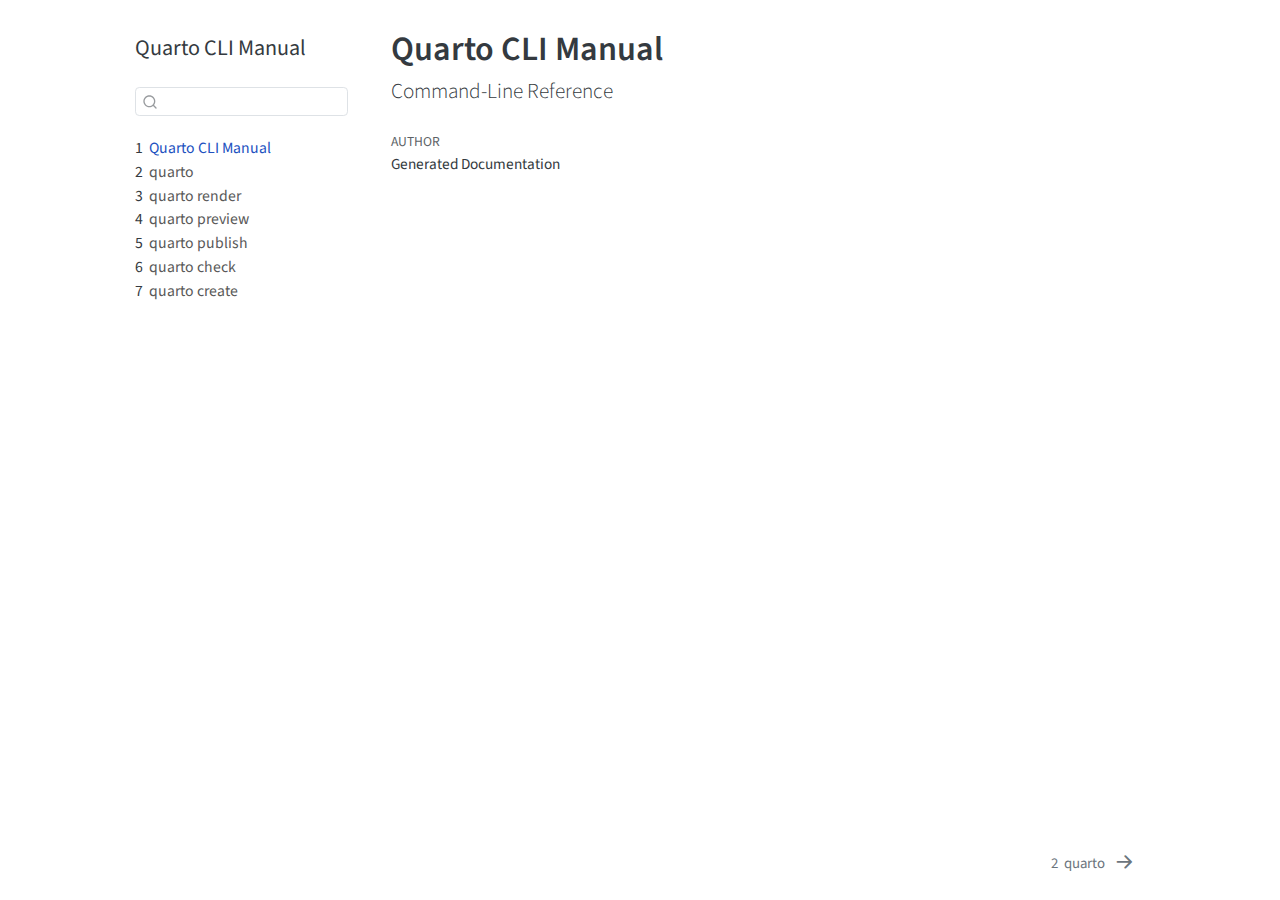
<file: docs/_book/index.html>
<!DOCTYPE html>
<html xmlns="http://www.w3.org/1999/xhtml" lang="en" xml:lang="en"><head>

<meta charset="utf-8">
<meta name="generator" content="quarto-1.8.26">

<meta name="viewport" content="width=device-width, initial-scale=1.0, user-scalable=yes">

<meta name="author" content="Generated Documentation">

<title>Quarto CLI Manual</title>
<style>
code{white-space: pre-wrap;}
span.smallcaps{font-variant: small-caps;}
div.columns{display: flex; gap: min(4vw, 1.5em);}
div.column{flex: auto; overflow-x: auto;}
div.hanging-indent{margin-left: 1.5em; text-indent: -1.5em;}
ul.task-list{list-style: none;}
ul.task-list li input[type="checkbox"] {
  width: 0.8em;
  margin: 0 0.8em 0.2em -1em; /* quarto-specific, see https://github.com/quarto-dev/quarto-cli/issues/4556 */ 
  vertical-align: middle;
}
</style>


<script src="site_libs/quarto-nav/quarto-nav.js"></script>
<script src="site_libs/quarto-nav/headroom.min.js"></script>
<script src="site_libs/clipboard/clipboard.min.js"></script>
<script src="site_libs/quarto-search/autocomplete.umd.js"></script>
<script src="site_libs/quarto-search/fuse.min.js"></script>
<script src="site_libs/quarto-search/quarto-search.js"></script>
<meta name="quarto:offset" content="./">
<link href="./commands/quarto.html" rel="next">
<script src="site_libs/quarto-html/quarto.js" type="module"></script>
<script src="site_libs/quarto-html/tabsets/tabsets.js" type="module"></script>
<script src="site_libs/quarto-html/axe/axe-check.js" type="module"></script>
<script src="site_libs/quarto-html/popper.min.js"></script>
<script src="site_libs/quarto-html/tippy.umd.min.js"></script>
<script src="site_libs/quarto-html/anchor.min.js"></script>
<link href="site_libs/quarto-html/tippy.css" rel="stylesheet">
<link href="site_libs/quarto-html/quarto-syntax-highlighting-587c61ba64f3a5504c4d52d930310e48.css" rel="stylesheet" id="quarto-text-highlighting-styles">
<script src="site_libs/bootstrap/bootstrap.min.js"></script>
<link href="site_libs/bootstrap/bootstrap-icons.css" rel="stylesheet">
<link href="site_libs/bootstrap/bootstrap-81f4e0afb081e06e81c4a64780ea28a8.min.css" rel="stylesheet" append-hash="true" id="quarto-bootstrap" data-mode="light">
<script id="quarto-search-options" type="application/json">{
  "location": "sidebar",
  "copy-button": false,
  "collapse-after": 3,
  "panel-placement": "start",
  "type": "textbox",
  "limit": 50,
  "keyboard-shortcut": [
    "f",
    "/",
    "s"
  ],
  "show-item-context": false,
  "language": {
    "search-no-results-text": "No results",
    "search-matching-documents-text": "matching documents",
    "search-copy-link-title": "Copy link to search",
    "search-hide-matches-text": "Hide additional matches",
    "search-more-match-text": "more match in this document",
    "search-more-matches-text": "more matches in this document",
    "search-clear-button-title": "Clear",
    "search-text-placeholder": "",
    "search-detached-cancel-button-title": "Cancel",
    "search-submit-button-title": "Submit",
    "search-label": "Search"
  }
}</script>


<link rel="stylesheet" href="man.css">
</head>

<body class="nav-sidebar floating fullcontent quarto-light">

<div id="quarto-search-results"></div>
  <header id="quarto-header" class="headroom fixed-top">
  <nav class="quarto-secondary-nav">
    <div class="container-fluid d-flex">
      <button type="button" class="quarto-btn-toggle btn" data-bs-toggle="collapse" role="button" data-bs-target=".quarto-sidebar-collapse-item" aria-controls="quarto-sidebar" aria-expanded="false" aria-label="Toggle sidebar navigation" onclick="if (window.quartoToggleHeadroom) { window.quartoToggleHeadroom(); }">
        <i class="bi bi-layout-text-sidebar-reverse"></i>
      </button>
        <nav class="quarto-page-breadcrumbs" aria-label="breadcrumb"><ol class="breadcrumb"><li class="breadcrumb-item"><a href="./index.html"><span class="chapter-number">1</span>&nbsp; <span class="chapter-title">Quarto CLI Manual</span></a></li></ol></nav>
        <a class="flex-grow-1" role="navigation" data-bs-toggle="collapse" data-bs-target=".quarto-sidebar-collapse-item" aria-controls="quarto-sidebar" aria-expanded="false" aria-label="Toggle sidebar navigation" onclick="if (window.quartoToggleHeadroom) { window.quartoToggleHeadroom(); }">      
        </a>
      <button type="button" class="btn quarto-search-button" aria-label="Search" onclick="window.quartoOpenSearch();">
        <i class="bi bi-search"></i>
      </button>
    </div>
  </nav>
</header>
<!-- content -->
<div id="quarto-content" class="quarto-container page-columns page-rows-contents page-layout-article">
<!-- sidebar -->
  <nav id="quarto-sidebar" class="sidebar collapse collapse-horizontal quarto-sidebar-collapse-item sidebar-navigation floating overflow-auto">
    <div class="pt-lg-2 mt-2 text-left sidebar-header">
    <div class="sidebar-title mb-0 py-0">
      <a href="./">Quarto CLI Manual</a> 
    </div>
      </div>
        <div class="mt-2 flex-shrink-0 align-items-center">
        <div class="sidebar-search">
        <div id="quarto-search" class="" title="Search"></div>
        </div>
        </div>
    <div class="sidebar-menu-container"> 
    <ul class="list-unstyled mt-1">
        <li class="sidebar-item">
  <div class="sidebar-item-container"> 
  <a href="./index.html" class="sidebar-item-text sidebar-link active">
 <span class="menu-text"><span class="chapter-number">1</span>&nbsp; <span class="chapter-title">Quarto CLI Manual</span></span></a>
  </div>
</li>
        <li class="sidebar-item">
  <div class="sidebar-item-container"> 
  <a href="./commands/quarto.html" class="sidebar-item-text sidebar-link">
 <span class="menu-text"><span class="chapter-number">2</span>&nbsp; <span class="chapter-title">quarto</span></span></a>
  </div>
</li>
        <li class="sidebar-item">
  <div class="sidebar-item-container"> 
  <a href="./commands/quarto-render.html" class="sidebar-item-text sidebar-link">
 <span class="menu-text"><span class="chapter-number">3</span>&nbsp; <span class="chapter-title">quarto render</span></span></a>
  </div>
</li>
        <li class="sidebar-item">
  <div class="sidebar-item-container"> 
  <a href="./commands/quarto-preview.html" class="sidebar-item-text sidebar-link">
 <span class="menu-text"><span class="chapter-number">4</span>&nbsp; <span class="chapter-title">quarto preview</span></span></a>
  </div>
</li>
        <li class="sidebar-item">
  <div class="sidebar-item-container"> 
  <a href="./commands/quarto-publish.html" class="sidebar-item-text sidebar-link">
 <span class="menu-text"><span class="chapter-number">5</span>&nbsp; <span class="chapter-title">quarto publish</span></span></a>
  </div>
</li>
        <li class="sidebar-item">
  <div class="sidebar-item-container"> 
  <a href="./commands/quarto-check.html" class="sidebar-item-text sidebar-link">
 <span class="menu-text"><span class="chapter-number">6</span>&nbsp; <span class="chapter-title">quarto check</span></span></a>
  </div>
</li>
        <li class="sidebar-item">
  <div class="sidebar-item-container"> 
  <a href="./commands/quarto-create.html" class="sidebar-item-text sidebar-link">
 <span class="menu-text"><span class="chapter-number">7</span>&nbsp; <span class="chapter-title">quarto create</span></span></a>
  </div>
</li>
    </ul>
    </div>
</nav>
<div id="quarto-sidebar-glass" class="quarto-sidebar-collapse-item" data-bs-toggle="collapse" data-bs-target=".quarto-sidebar-collapse-item"></div>
<!-- margin-sidebar -->
    
<!-- main -->
<main class="content" id="quarto-document-content">

<header id="title-block-header" class="quarto-title-block default">
<div class="quarto-title">
<h1 class="title">Quarto CLI Manual</h1>
<p class="subtitle lead">Command-Line Reference</p>
</div>



<div class="quarto-title-meta">

    <div>
    <div class="quarto-title-meta-heading">Author</div>
    <div class="quarto-title-meta-contents">
             <p>Generated Documentation </p>
          </div>
  </div>
    
  
    
  </div>
  


</header>





</main> <!-- /main -->
<script id="quarto-html-after-body" type="application/javascript">
  window.document.addEventListener("DOMContentLoaded", function (event) {
    const icon = "";
    const anchorJS = new window.AnchorJS();
    anchorJS.options = {
      placement: 'right',
      icon: icon
    };
    anchorJS.add('.anchored');
    const isCodeAnnotation = (el) => {
      for (const clz of el.classList) {
        if (clz.startsWith('code-annotation-')) {                     
          return true;
        }
      }
      return false;
    }
    const onCopySuccess = function(e) {
      // button target
      const button = e.trigger;
      // don't keep focus
      button.blur();
      // flash "checked"
      button.classList.add('code-copy-button-checked');
      var currentTitle = button.getAttribute("title");
      button.setAttribute("title", "Copied!");
      let tooltip;
      if (window.bootstrap) {
        button.setAttribute("data-bs-toggle", "tooltip");
        button.setAttribute("data-bs-placement", "left");
        button.setAttribute("data-bs-title", "Copied!");
        tooltip = new bootstrap.Tooltip(button, 
          { trigger: "manual", 
            customClass: "code-copy-button-tooltip",
            offset: [0, -8]});
        tooltip.show();    
      }
      setTimeout(function() {
        if (tooltip) {
          tooltip.hide();
          button.removeAttribute("data-bs-title");
          button.removeAttribute("data-bs-toggle");
          button.removeAttribute("data-bs-placement");
        }
        button.setAttribute("title", currentTitle);
        button.classList.remove('code-copy-button-checked');
      }, 1000);
      // clear code selection
      e.clearSelection();
    }
    const getTextToCopy = function(trigger) {
      const outerScaffold = trigger.parentElement.cloneNode(true);
      const codeEl = outerScaffold.querySelector('code');
      for (const childEl of codeEl.children) {
        if (isCodeAnnotation(childEl)) {
          childEl.remove();
        }
      }
      return codeEl.innerText;
    }
    const clipboard = new window.ClipboardJS('.code-copy-button:not([data-in-quarto-modal])', {
      text: getTextToCopy
    });
    clipboard.on('success', onCopySuccess);
    if (window.document.getElementById('quarto-embedded-source-code-modal')) {
      const clipboardModal = new window.ClipboardJS('.code-copy-button[data-in-quarto-modal]', {
        text: getTextToCopy,
        container: window.document.getElementById('quarto-embedded-source-code-modal')
      });
      clipboardModal.on('success', onCopySuccess);
    }
      var localhostRegex = new RegExp(/^(?:http|https):\/\/localhost\:?[0-9]*\//);
      var mailtoRegex = new RegExp(/^mailto:/);
        var filterRegex = new RegExp('/' + window.location.host + '/');
      var isInternal = (href) => {
          return filterRegex.test(href) || localhostRegex.test(href) || mailtoRegex.test(href);
      }
      // Inspect non-navigation links and adorn them if external
     var links = window.document.querySelectorAll('a[href]:not(.nav-link):not(.navbar-brand):not(.toc-action):not(.sidebar-link):not(.sidebar-item-toggle):not(.pagination-link):not(.no-external):not([aria-hidden]):not(.dropdown-item):not(.quarto-navigation-tool):not(.about-link)');
      for (var i=0; i<links.length; i++) {
        const link = links[i];
        if (!isInternal(link.href)) {
          // undo the damage that might have been done by quarto-nav.js in the case of
          // links that we want to consider external
          if (link.dataset.originalHref !== undefined) {
            link.href = link.dataset.originalHref;
          }
        }
      }
    function tippyHover(el, contentFn, onTriggerFn, onUntriggerFn) {
      const config = {
        allowHTML: true,
        maxWidth: 500,
        delay: 100,
        arrow: false,
        appendTo: function(el) {
            return el.parentElement;
        },
        interactive: true,
        interactiveBorder: 10,
        theme: 'quarto',
        placement: 'bottom-start',
      };
      if (contentFn) {
        config.content = contentFn;
      }
      if (onTriggerFn) {
        config.onTrigger = onTriggerFn;
      }
      if (onUntriggerFn) {
        config.onUntrigger = onUntriggerFn;
      }
      window.tippy(el, config); 
    }
    const noterefs = window.document.querySelectorAll('a[role="doc-noteref"]');
    for (var i=0; i<noterefs.length; i++) {
      const ref = noterefs[i];
      tippyHover(ref, function() {
        // use id or data attribute instead here
        let href = ref.getAttribute('data-footnote-href') || ref.getAttribute('href');
        try { href = new URL(href).hash; } catch {}
        const id = href.replace(/^#\/?/, "");
        const note = window.document.getElementById(id);
        if (note) {
          return note.innerHTML;
        } else {
          return "";
        }
      });
    }
    const xrefs = window.document.querySelectorAll('a.quarto-xref');
    const processXRef = (id, note) => {
      // Strip column container classes
      const stripColumnClz = (el) => {
        el.classList.remove("page-full", "page-columns");
        if (el.children) {
          for (const child of el.children) {
            stripColumnClz(child);
          }
        }
      }
      stripColumnClz(note)
      if (id === null || id.startsWith('sec-')) {
        // Special case sections, only their first couple elements
        const container = document.createElement("div");
        if (note.children && note.children.length > 2) {
          container.appendChild(note.children[0].cloneNode(true));
          for (let i = 1; i < note.children.length; i++) {
            const child = note.children[i];
            if (child.tagName === "P" && child.innerText === "") {
              continue;
            } else {
              container.appendChild(child.cloneNode(true));
              break;
            }
          }
          if (window.Quarto?.typesetMath) {
            window.Quarto.typesetMath(container);
          }
          return container.innerHTML
        } else {
          if (window.Quarto?.typesetMath) {
            window.Quarto.typesetMath(note);
          }
          return note.innerHTML;
        }
      } else {
        // Remove any anchor links if they are present
        const anchorLink = note.querySelector('a.anchorjs-link');
        if (anchorLink) {
          anchorLink.remove();
        }
        if (window.Quarto?.typesetMath) {
          window.Quarto.typesetMath(note);
        }
        if (note.classList.contains("callout")) {
          return note.outerHTML;
        } else {
          return note.innerHTML;
        }
      }
    }
    for (var i=0; i<xrefs.length; i++) {
      const xref = xrefs[i];
      tippyHover(xref, undefined, function(instance) {
        instance.disable();
        let url = xref.getAttribute('href');
        let hash = undefined; 
        if (url.startsWith('#')) {
          hash = url;
        } else {
          try { hash = new URL(url).hash; } catch {}
        }
        if (hash) {
          const id = hash.replace(/^#\/?/, "");
          const note = window.document.getElementById(id);
          if (note !== null) {
            try {
              const html = processXRef(id, note.cloneNode(true));
              instance.setContent(html);
            } finally {
              instance.enable();
              instance.show();
            }
          } else {
            // See if we can fetch this
            fetch(url.split('#')[0])
            .then(res => res.text())
            .then(html => {
              const parser = new DOMParser();
              const htmlDoc = parser.parseFromString(html, "text/html");
              const note = htmlDoc.getElementById(id);
              if (note !== null) {
                const html = processXRef(id, note);
                instance.setContent(html);
              } 
            }).finally(() => {
              instance.enable();
              instance.show();
            });
          }
        } else {
          // See if we can fetch a full url (with no hash to target)
          // This is a special case and we should probably do some content thinning / targeting
          fetch(url)
          .then(res => res.text())
          .then(html => {
            const parser = new DOMParser();
            const htmlDoc = parser.parseFromString(html, "text/html");
            const note = htmlDoc.querySelector('main.content');
            if (note !== null) {
              // This should only happen for chapter cross references
              // (since there is no id in the URL)
              // remove the first header
              if (note.children.length > 0 && note.children[0].tagName === "HEADER") {
                note.children[0].remove();
              }
              const html = processXRef(null, note);
              instance.setContent(html);
            } 
          }).finally(() => {
            instance.enable();
            instance.show();
          });
        }
      }, function(instance) {
      });
    }
        let selectedAnnoteEl;
        const selectorForAnnotation = ( cell, annotation) => {
          let cellAttr = 'data-code-cell="' + cell + '"';
          let lineAttr = 'data-code-annotation="' +  annotation + '"';
          const selector = 'span[' + cellAttr + '][' + lineAttr + ']';
          return selector;
        }
        const selectCodeLines = (annoteEl) => {
          const doc = window.document;
          const targetCell = annoteEl.getAttribute("data-target-cell");
          const targetAnnotation = annoteEl.getAttribute("data-target-annotation");
          const annoteSpan = window.document.querySelector(selectorForAnnotation(targetCell, targetAnnotation));
          const lines = annoteSpan.getAttribute("data-code-lines").split(",");
          const lineIds = lines.map((line) => {
            return targetCell + "-" + line;
          })
          let top = null;
          let height = null;
          let parent = null;
          if (lineIds.length > 0) {
              //compute the position of the single el (top and bottom and make a div)
              const el = window.document.getElementById(lineIds[0]);
              top = el.offsetTop;
              height = el.offsetHeight;
              parent = el.parentElement.parentElement;
            if (lineIds.length > 1) {
              const lastEl = window.document.getElementById(lineIds[lineIds.length - 1]);
              const bottom = lastEl.offsetTop + lastEl.offsetHeight;
              height = bottom - top;
            }
            if (top !== null && height !== null && parent !== null) {
              // cook up a div (if necessary) and position it 
              let div = window.document.getElementById("code-annotation-line-highlight");
              if (div === null) {
                div = window.document.createElement("div");
                div.setAttribute("id", "code-annotation-line-highlight");
                div.style.position = 'absolute';
                parent.appendChild(div);
              }
              div.style.top = top - 2 + "px";
              div.style.height = height + 4 + "px";
              div.style.left = 0;
              let gutterDiv = window.document.getElementById("code-annotation-line-highlight-gutter");
              if (gutterDiv === null) {
                gutterDiv = window.document.createElement("div");
                gutterDiv.setAttribute("id", "code-annotation-line-highlight-gutter");
                gutterDiv.style.position = 'absolute';
                const codeCell = window.document.getElementById(targetCell);
                const gutter = codeCell.querySelector('.code-annotation-gutter');
                gutter.appendChild(gutterDiv);
              }
              gutterDiv.style.top = top - 2 + "px";
              gutterDiv.style.height = height + 4 + "px";
            }
            selectedAnnoteEl = annoteEl;
          }
        };
        const unselectCodeLines = () => {
          const elementsIds = ["code-annotation-line-highlight", "code-annotation-line-highlight-gutter"];
          elementsIds.forEach((elId) => {
            const div = window.document.getElementById(elId);
            if (div) {
              div.remove();
            }
          });
          selectedAnnoteEl = undefined;
        };
          // Handle positioning of the toggle
      window.addEventListener(
        "resize",
        throttle(() => {
          elRect = undefined;
          if (selectedAnnoteEl) {
            selectCodeLines(selectedAnnoteEl);
          }
        }, 10)
      );
      function throttle(fn, ms) {
      let throttle = false;
      let timer;
        return (...args) => {
          if(!throttle) { // first call gets through
              fn.apply(this, args);
              throttle = true;
          } else { // all the others get throttled
              if(timer) clearTimeout(timer); // cancel #2
              timer = setTimeout(() => {
                fn.apply(this, args);
                timer = throttle = false;
              }, ms);
          }
        };
      }
        // Attach click handler to the DT
        const annoteDls = window.document.querySelectorAll('dt[data-target-cell]');
        for (const annoteDlNode of annoteDls) {
          annoteDlNode.addEventListener('click', (event) => {
            const clickedEl = event.target;
            if (clickedEl !== selectedAnnoteEl) {
              unselectCodeLines();
              const activeEl = window.document.querySelector('dt[data-target-cell].code-annotation-active');
              if (activeEl) {
                activeEl.classList.remove('code-annotation-active');
              }
              selectCodeLines(clickedEl);
              clickedEl.classList.add('code-annotation-active');
            } else {
              // Unselect the line
              unselectCodeLines();
              clickedEl.classList.remove('code-annotation-active');
            }
          });
        }
    const findCites = (el) => {
      const parentEl = el.parentElement;
      if (parentEl) {
        const cites = parentEl.dataset.cites;
        if (cites) {
          return {
            el,
            cites: cites.split(' ')
          };
        } else {
          return findCites(el.parentElement)
        }
      } else {
        return undefined;
      }
    };
    var bibliorefs = window.document.querySelectorAll('a[role="doc-biblioref"]');
    for (var i=0; i<bibliorefs.length; i++) {
      const ref = bibliorefs[i];
      const citeInfo = findCites(ref);
      if (citeInfo) {
        tippyHover(citeInfo.el, function() {
          var popup = window.document.createElement('div');
          citeInfo.cites.forEach(function(cite) {
            var citeDiv = window.document.createElement('div');
            citeDiv.classList.add('hanging-indent');
            citeDiv.classList.add('csl-entry');
            var biblioDiv = window.document.getElementById('ref-' + cite);
            if (biblioDiv) {
              citeDiv.innerHTML = biblioDiv.innerHTML;
            }
            popup.appendChild(citeDiv);
          });
          return popup.innerHTML;
        });
      }
    }
  });
  </script>
<nav class="page-navigation">
  <div class="nav-page nav-page-previous">
  </div>
  <div class="nav-page nav-page-next">
      <a href="./commands/quarto.html" class="pagination-link" aria-label="quarto">
        <span class="nav-page-text"><span class="chapter-number">2</span>&nbsp; <span class="chapter-title">quarto</span></span> <i class="bi bi-arrow-right-short"></i>
      </a>
  </div>
</nav>
</div> <!-- /content -->




</body></html>
</file>
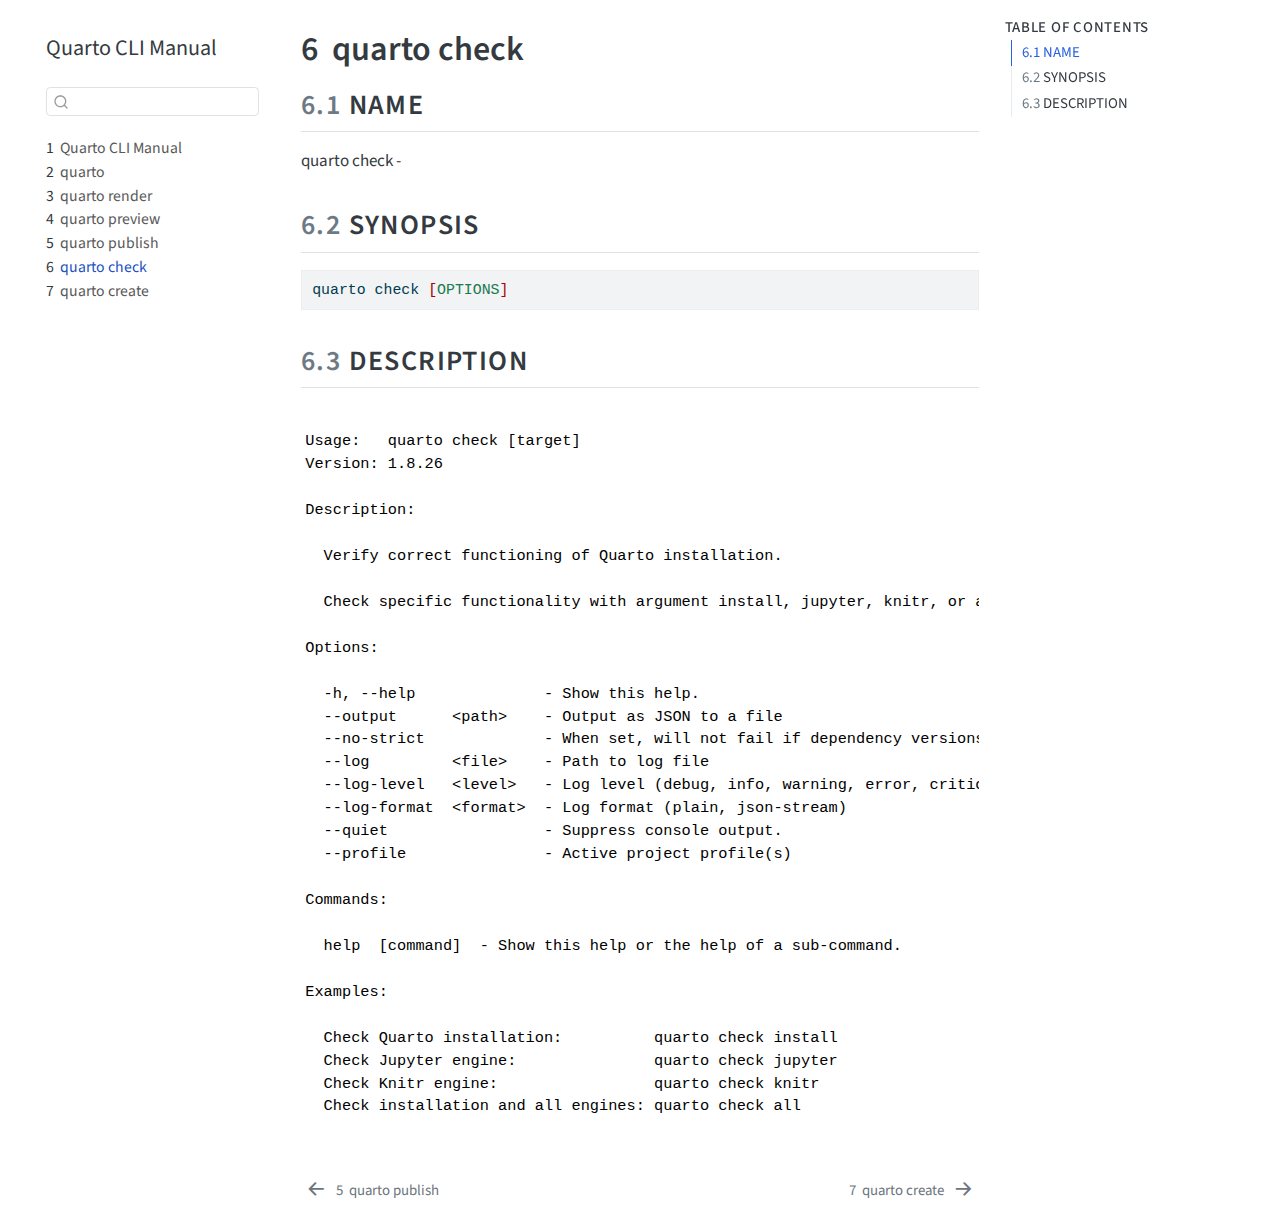
<file: docs/_book/commands/quarto-check.html>
<!DOCTYPE html>
<html xmlns="http://www.w3.org/1999/xhtml" lang="en" xml:lang="en"><head>

<meta charset="utf-8">
<meta name="generator" content="quarto-1.8.26">

<meta name="viewport" content="width=device-width, initial-scale=1.0, user-scalable=yes">


<title>6&nbsp; quarto check – Quarto CLI Manual</title>
<style>
code{white-space: pre-wrap;}
span.smallcaps{font-variant: small-caps;}
div.columns{display: flex; gap: min(4vw, 1.5em);}
div.column{flex: auto; overflow-x: auto;}
div.hanging-indent{margin-left: 1.5em; text-indent: -1.5em;}
ul.task-list{list-style: none;}
ul.task-list li input[type="checkbox"] {
  width: 0.8em;
  margin: 0 0.8em 0.2em -1em; /* quarto-specific, see https://github.com/quarto-dev/quarto-cli/issues/4556 */ 
  vertical-align: middle;
}
/* CSS for syntax highlighting */
html { -webkit-text-size-adjust: 100%; }
pre > code.sourceCode { white-space: pre; position: relative; }
pre > code.sourceCode > span { display: inline-block; line-height: 1.25; }
pre > code.sourceCode > span:empty { height: 1.2em; }
.sourceCode { overflow: visible; }
code.sourceCode > span { color: inherit; text-decoration: inherit; }
div.sourceCode { margin: 1em 0; }
pre.sourceCode { margin: 0; }
@media screen {
div.sourceCode { overflow: auto; }
}
@media print {
pre > code.sourceCode { white-space: pre-wrap; }
pre > code.sourceCode > span { text-indent: -5em; padding-left: 5em; }
}
pre.numberSource code
  { counter-reset: source-line 0; }
pre.numberSource code > span
  { position: relative; left: -4em; counter-increment: source-line; }
pre.numberSource code > span > a:first-child::before
  { content: counter(source-line);
    position: relative; left: -1em; text-align: right; vertical-align: baseline;
    border: none; display: inline-block;
    -webkit-touch-callout: none; -webkit-user-select: none;
    -khtml-user-select: none; -moz-user-select: none;
    -ms-user-select: none; user-select: none;
    padding: 0 4px; width: 4em;
  }
pre.numberSource { margin-left: 3em;  padding-left: 4px; }
div.sourceCode
  {   }
@media screen {
pre > code.sourceCode > span > a:first-child::before { text-decoration: underline; }
}
</style>


<script src="../site_libs/quarto-nav/quarto-nav.js"></script>
<script src="../site_libs/quarto-nav/headroom.min.js"></script>
<script src="../site_libs/clipboard/clipboard.min.js"></script>
<script src="../site_libs/quarto-search/autocomplete.umd.js"></script>
<script src="../site_libs/quarto-search/fuse.min.js"></script>
<script src="../site_libs/quarto-search/quarto-search.js"></script>
<meta name="quarto:offset" content="../">
<link href="../commands/quarto-create.html" rel="next">
<link href="../commands/quarto-publish.html" rel="prev">
<script src="../site_libs/quarto-html/quarto.js" type="module"></script>
<script src="../site_libs/quarto-html/tabsets/tabsets.js" type="module"></script>
<script src="../site_libs/quarto-html/axe/axe-check.js" type="module"></script>
<script src="../site_libs/quarto-html/popper.min.js"></script>
<script src="../site_libs/quarto-html/tippy.umd.min.js"></script>
<script src="../site_libs/quarto-html/anchor.min.js"></script>
<link href="../site_libs/quarto-html/tippy.css" rel="stylesheet">
<link href="../site_libs/quarto-html/quarto-syntax-highlighting-587c61ba64f3a5504c4d52d930310e48.css" rel="stylesheet" id="quarto-text-highlighting-styles">
<script src="../site_libs/bootstrap/bootstrap.min.js"></script>
<link href="../site_libs/bootstrap/bootstrap-icons.css" rel="stylesheet">
<link href="../site_libs/bootstrap/bootstrap-81f4e0afb081e06e81c4a64780ea28a8.min.css" rel="stylesheet" append-hash="true" id="quarto-bootstrap" data-mode="light">
<script id="quarto-search-options" type="application/json">{
  "location": "sidebar",
  "copy-button": false,
  "collapse-after": 3,
  "panel-placement": "start",
  "type": "textbox",
  "limit": 50,
  "keyboard-shortcut": [
    "f",
    "/",
    "s"
  ],
  "show-item-context": false,
  "language": {
    "search-no-results-text": "No results",
    "search-matching-documents-text": "matching documents",
    "search-copy-link-title": "Copy link to search",
    "search-hide-matches-text": "Hide additional matches",
    "search-more-match-text": "more match in this document",
    "search-more-matches-text": "more matches in this document",
    "search-clear-button-title": "Clear",
    "search-text-placeholder": "",
    "search-detached-cancel-button-title": "Cancel",
    "search-submit-button-title": "Submit",
    "search-label": "Search"
  }
}</script>


<link rel="stylesheet" href="../man.css">
</head>

<body class="nav-sidebar floating quarto-light">

<div id="quarto-search-results"></div>
  <header id="quarto-header" class="headroom fixed-top">
  <nav class="quarto-secondary-nav">
    <div class="container-fluid d-flex">
      <button type="button" class="quarto-btn-toggle btn" data-bs-toggle="collapse" role="button" data-bs-target=".quarto-sidebar-collapse-item" aria-controls="quarto-sidebar" aria-expanded="false" aria-label="Toggle sidebar navigation" onclick="if (window.quartoToggleHeadroom) { window.quartoToggleHeadroom(); }">
        <i class="bi bi-layout-text-sidebar-reverse"></i>
      </button>
        <nav class="quarto-page-breadcrumbs" aria-label="breadcrumb"><ol class="breadcrumb"><li class="breadcrumb-item"><a href="../commands/quarto-check.html"><span class="chapter-number">6</span>&nbsp; <span class="chapter-title">quarto check</span></a></li></ol></nav>
        <a class="flex-grow-1" role="navigation" data-bs-toggle="collapse" data-bs-target=".quarto-sidebar-collapse-item" aria-controls="quarto-sidebar" aria-expanded="false" aria-label="Toggle sidebar navigation" onclick="if (window.quartoToggleHeadroom) { window.quartoToggleHeadroom(); }">      
        </a>
      <button type="button" class="btn quarto-search-button" aria-label="Search" onclick="window.quartoOpenSearch();">
        <i class="bi bi-search"></i>
      </button>
    </div>
  </nav>
</header>
<!-- content -->
<div id="quarto-content" class="quarto-container page-columns page-rows-contents page-layout-article">
<!-- sidebar -->
  <nav id="quarto-sidebar" class="sidebar collapse collapse-horizontal quarto-sidebar-collapse-item sidebar-navigation floating overflow-auto">
    <div class="pt-lg-2 mt-2 text-left sidebar-header">
    <div class="sidebar-title mb-0 py-0">
      <a href="../">Quarto CLI Manual</a> 
    </div>
      </div>
        <div class="mt-2 flex-shrink-0 align-items-center">
        <div class="sidebar-search">
        <div id="quarto-search" class="" title="Search"></div>
        </div>
        </div>
    <div class="sidebar-menu-container"> 
    <ul class="list-unstyled mt-1">
        <li class="sidebar-item">
  <div class="sidebar-item-container"> 
  <a href="../index.html" class="sidebar-item-text sidebar-link">
 <span class="menu-text"><span class="chapter-number">1</span>&nbsp; <span class="chapter-title">Quarto CLI Manual</span></span></a>
  </div>
</li>
        <li class="sidebar-item">
  <div class="sidebar-item-container"> 
  <a href="../commands/quarto.html" class="sidebar-item-text sidebar-link">
 <span class="menu-text"><span class="chapter-number">2</span>&nbsp; <span class="chapter-title">quarto</span></span></a>
  </div>
</li>
        <li class="sidebar-item">
  <div class="sidebar-item-container"> 
  <a href="../commands/quarto-render.html" class="sidebar-item-text sidebar-link">
 <span class="menu-text"><span class="chapter-number">3</span>&nbsp; <span class="chapter-title">quarto render</span></span></a>
  </div>
</li>
        <li class="sidebar-item">
  <div class="sidebar-item-container"> 
  <a href="../commands/quarto-preview.html" class="sidebar-item-text sidebar-link">
 <span class="menu-text"><span class="chapter-number">4</span>&nbsp; <span class="chapter-title">quarto preview</span></span></a>
  </div>
</li>
        <li class="sidebar-item">
  <div class="sidebar-item-container"> 
  <a href="../commands/quarto-publish.html" class="sidebar-item-text sidebar-link">
 <span class="menu-text"><span class="chapter-number">5</span>&nbsp; <span class="chapter-title">quarto publish</span></span></a>
  </div>
</li>
        <li class="sidebar-item">
  <div class="sidebar-item-container"> 
  <a href="../commands/quarto-check.html" class="sidebar-item-text sidebar-link active">
 <span class="menu-text"><span class="chapter-number">6</span>&nbsp; <span class="chapter-title">quarto check</span></span></a>
  </div>
</li>
        <li class="sidebar-item">
  <div class="sidebar-item-container"> 
  <a href="../commands/quarto-create.html" class="sidebar-item-text sidebar-link">
 <span class="menu-text"><span class="chapter-number">7</span>&nbsp; <span class="chapter-title">quarto create</span></span></a>
  </div>
</li>
    </ul>
    </div>
</nav>
<div id="quarto-sidebar-glass" class="quarto-sidebar-collapse-item" data-bs-toggle="collapse" data-bs-target=".quarto-sidebar-collapse-item"></div>
<!-- margin-sidebar -->
    <div id="quarto-margin-sidebar" class="sidebar margin-sidebar">
        <nav id="TOC" role="doc-toc" class="toc-active">
    <h2 id="toc-title">Table of contents</h2>
   
  <ul>
  <li><a href="#name" id="toc-name" class="nav-link active" data-scroll-target="#name"><span class="header-section-number">6.1</span> NAME</a></li>
  <li><a href="#synopsis" id="toc-synopsis" class="nav-link" data-scroll-target="#synopsis"><span class="header-section-number">6.2</span> SYNOPSIS</a></li>
  <li><a href="#description" id="toc-description" class="nav-link" data-scroll-target="#description"><span class="header-section-number">6.3</span> DESCRIPTION</a></li>
  </ul>
</nav>
    </div>
<!-- main -->
<main class="content" id="quarto-document-content">

<header id="title-block-header" class="quarto-title-block default">
<div class="quarto-title">
<h1 class="title"><span class="chapter-number">6</span>&nbsp; <span class="chapter-title">quarto check</span></h1>
</div>



<div class="quarto-title-meta">

    
  
    
  </div>
  


</header>


<section id="name" class="level2" data-number="6.1">
<h2 data-number="6.1" class="anchored" data-anchor-id="name"><span class="header-section-number">6.1</span> NAME</h2>
<p>quarto check -</p>
</section>
<section id="synopsis" class="level2" data-number="6.2">
<h2 data-number="6.2" class="anchored" data-anchor-id="synopsis"><span class="header-section-number">6.2</span> SYNOPSIS</h2>
<div class="code-copy-outer-scaffold"><div class="sourceCode" id="cb1"><pre class="sourceCode bash code-with-copy"><code class="sourceCode bash"><span id="cb1-1"><a href="#cb1-1" aria-hidden="true" tabindex="-1"></a><span class="ex">quarto</span> check <span class="pp">[</span><span class="ss">OPTIONS</span><span class="pp">]</span></span></code></pre></div><button title="Copy to Clipboard" class="code-copy-button"><i class="bi"></i></button></div>
</section>
<section id="description" class="level2" data-number="6.3">
<h2 data-number="6.3" class="anchored" data-anchor-id="description"><span class="header-section-number">6.3</span> DESCRIPTION</h2>
<pre><code>
Usage:   quarto check [target]
Version: 1.8.26               

Description:

  Verify correct functioning of Quarto installation.                         
                                                                             
  Check specific functionality with argument install, jupyter, knitr, or all.

Options:

  -h, --help              - Show this help.                                                       
  --output      &lt;path&gt;    - Output as JSON to a file                                              
  --no-strict             - When set, will not fail if dependency versions don't match precisely  
  --log         &lt;file&gt;    - Path to log file                                                      
  --log-level   &lt;level&gt;   - Log level (debug, info, warning, error, critical)                     
  --log-format  &lt;format&gt;  - Log format (plain, json-stream)                                       
  --quiet                 - Suppress console output.                                              
  --profile               - Active project profile(s)                                             

Commands:

  help  [command]  - Show this help or the help of a sub-command.

Examples:

  Check Quarto installation:          quarto check install
  Check Jupyter engine:               quarto check jupyter
  Check Knitr engine:                 quarto check knitr  
  Check installation and all engines: quarto check all    </code></pre>


</section>

</main> <!-- /main -->
<script id="quarto-html-after-body" type="application/javascript">
  window.document.addEventListener("DOMContentLoaded", function (event) {
    const icon = "";
    const anchorJS = new window.AnchorJS();
    anchorJS.options = {
      placement: 'right',
      icon: icon
    };
    anchorJS.add('.anchored');
    const isCodeAnnotation = (el) => {
      for (const clz of el.classList) {
        if (clz.startsWith('code-annotation-')) {                     
          return true;
        }
      }
      return false;
    }
    const onCopySuccess = function(e) {
      // button target
      const button = e.trigger;
      // don't keep focus
      button.blur();
      // flash "checked"
      button.classList.add('code-copy-button-checked');
      var currentTitle = button.getAttribute("title");
      button.setAttribute("title", "Copied!");
      let tooltip;
      if (window.bootstrap) {
        button.setAttribute("data-bs-toggle", "tooltip");
        button.setAttribute("data-bs-placement", "left");
        button.setAttribute("data-bs-title", "Copied!");
        tooltip = new bootstrap.Tooltip(button, 
          { trigger: "manual", 
            customClass: "code-copy-button-tooltip",
            offset: [0, -8]});
        tooltip.show();    
      }
      setTimeout(function() {
        if (tooltip) {
          tooltip.hide();
          button.removeAttribute("data-bs-title");
          button.removeAttribute("data-bs-toggle");
          button.removeAttribute("data-bs-placement");
        }
        button.setAttribute("title", currentTitle);
        button.classList.remove('code-copy-button-checked');
      }, 1000);
      // clear code selection
      e.clearSelection();
    }
    const getTextToCopy = function(trigger) {
      const outerScaffold = trigger.parentElement.cloneNode(true);
      const codeEl = outerScaffold.querySelector('code');
      for (const childEl of codeEl.children) {
        if (isCodeAnnotation(childEl)) {
          childEl.remove();
        }
      }
      return codeEl.innerText;
    }
    const clipboard = new window.ClipboardJS('.code-copy-button:not([data-in-quarto-modal])', {
      text: getTextToCopy
    });
    clipboard.on('success', onCopySuccess);
    if (window.document.getElementById('quarto-embedded-source-code-modal')) {
      const clipboardModal = new window.ClipboardJS('.code-copy-button[data-in-quarto-modal]', {
        text: getTextToCopy,
        container: window.document.getElementById('quarto-embedded-source-code-modal')
      });
      clipboardModal.on('success', onCopySuccess);
    }
      var localhostRegex = new RegExp(/^(?:http|https):\/\/localhost\:?[0-9]*\//);
      var mailtoRegex = new RegExp(/^mailto:/);
        var filterRegex = new RegExp('/' + window.location.host + '/');
      var isInternal = (href) => {
          return filterRegex.test(href) || localhostRegex.test(href) || mailtoRegex.test(href);
      }
      // Inspect non-navigation links and adorn them if external
     var links = window.document.querySelectorAll('a[href]:not(.nav-link):not(.navbar-brand):not(.toc-action):not(.sidebar-link):not(.sidebar-item-toggle):not(.pagination-link):not(.no-external):not([aria-hidden]):not(.dropdown-item):not(.quarto-navigation-tool):not(.about-link)');
      for (var i=0; i<links.length; i++) {
        const link = links[i];
        if (!isInternal(link.href)) {
          // undo the damage that might have been done by quarto-nav.js in the case of
          // links that we want to consider external
          if (link.dataset.originalHref !== undefined) {
            link.href = link.dataset.originalHref;
          }
        }
      }
    function tippyHover(el, contentFn, onTriggerFn, onUntriggerFn) {
      const config = {
        allowHTML: true,
        maxWidth: 500,
        delay: 100,
        arrow: false,
        appendTo: function(el) {
            return el.parentElement;
        },
        interactive: true,
        interactiveBorder: 10,
        theme: 'quarto',
        placement: 'bottom-start',
      };
      if (contentFn) {
        config.content = contentFn;
      }
      if (onTriggerFn) {
        config.onTrigger = onTriggerFn;
      }
      if (onUntriggerFn) {
        config.onUntrigger = onUntriggerFn;
      }
      window.tippy(el, config); 
    }
    const noterefs = window.document.querySelectorAll('a[role="doc-noteref"]');
    for (var i=0; i<noterefs.length; i++) {
      const ref = noterefs[i];
      tippyHover(ref, function() {
        // use id or data attribute instead here
        let href = ref.getAttribute('data-footnote-href') || ref.getAttribute('href');
        try { href = new URL(href).hash; } catch {}
        const id = href.replace(/^#\/?/, "");
        const note = window.document.getElementById(id);
        if (note) {
          return note.innerHTML;
        } else {
          return "";
        }
      });
    }
    const xrefs = window.document.querySelectorAll('a.quarto-xref');
    const processXRef = (id, note) => {
      // Strip column container classes
      const stripColumnClz = (el) => {
        el.classList.remove("page-full", "page-columns");
        if (el.children) {
          for (const child of el.children) {
            stripColumnClz(child);
          }
        }
      }
      stripColumnClz(note)
      if (id === null || id.startsWith('sec-')) {
        // Special case sections, only their first couple elements
        const container = document.createElement("div");
        if (note.children && note.children.length > 2) {
          container.appendChild(note.children[0].cloneNode(true));
          for (let i = 1; i < note.children.length; i++) {
            const child = note.children[i];
            if (child.tagName === "P" && child.innerText === "") {
              continue;
            } else {
              container.appendChild(child.cloneNode(true));
              break;
            }
          }
          if (window.Quarto?.typesetMath) {
            window.Quarto.typesetMath(container);
          }
          return container.innerHTML
        } else {
          if (window.Quarto?.typesetMath) {
            window.Quarto.typesetMath(note);
          }
          return note.innerHTML;
        }
      } else {
        // Remove any anchor links if they are present
        const anchorLink = note.querySelector('a.anchorjs-link');
        if (anchorLink) {
          anchorLink.remove();
        }
        if (window.Quarto?.typesetMath) {
          window.Quarto.typesetMath(note);
        }
        if (note.classList.contains("callout")) {
          return note.outerHTML;
        } else {
          return note.innerHTML;
        }
      }
    }
    for (var i=0; i<xrefs.length; i++) {
      const xref = xrefs[i];
      tippyHover(xref, undefined, function(instance) {
        instance.disable();
        let url = xref.getAttribute('href');
        let hash = undefined; 
        if (url.startsWith('#')) {
          hash = url;
        } else {
          try { hash = new URL(url).hash; } catch {}
        }
        if (hash) {
          const id = hash.replace(/^#\/?/, "");
          const note = window.document.getElementById(id);
          if (note !== null) {
            try {
              const html = processXRef(id, note.cloneNode(true));
              instance.setContent(html);
            } finally {
              instance.enable();
              instance.show();
            }
          } else {
            // See if we can fetch this
            fetch(url.split('#')[0])
            .then(res => res.text())
            .then(html => {
              const parser = new DOMParser();
              const htmlDoc = parser.parseFromString(html, "text/html");
              const note = htmlDoc.getElementById(id);
              if (note !== null) {
                const html = processXRef(id, note);
                instance.setContent(html);
              } 
            }).finally(() => {
              instance.enable();
              instance.show();
            });
          }
        } else {
          // See if we can fetch a full url (with no hash to target)
          // This is a special case and we should probably do some content thinning / targeting
          fetch(url)
          .then(res => res.text())
          .then(html => {
            const parser = new DOMParser();
            const htmlDoc = parser.parseFromString(html, "text/html");
            const note = htmlDoc.querySelector('main.content');
            if (note !== null) {
              // This should only happen for chapter cross references
              // (since there is no id in the URL)
              // remove the first header
              if (note.children.length > 0 && note.children[0].tagName === "HEADER") {
                note.children[0].remove();
              }
              const html = processXRef(null, note);
              instance.setContent(html);
            } 
          }).finally(() => {
            instance.enable();
            instance.show();
          });
        }
      }, function(instance) {
      });
    }
        let selectedAnnoteEl;
        const selectorForAnnotation = ( cell, annotation) => {
          let cellAttr = 'data-code-cell="' + cell + '"';
          let lineAttr = 'data-code-annotation="' +  annotation + '"';
          const selector = 'span[' + cellAttr + '][' + lineAttr + ']';
          return selector;
        }
        const selectCodeLines = (annoteEl) => {
          const doc = window.document;
          const targetCell = annoteEl.getAttribute("data-target-cell");
          const targetAnnotation = annoteEl.getAttribute("data-target-annotation");
          const annoteSpan = window.document.querySelector(selectorForAnnotation(targetCell, targetAnnotation));
          const lines = annoteSpan.getAttribute("data-code-lines").split(",");
          const lineIds = lines.map((line) => {
            return targetCell + "-" + line;
          })
          let top = null;
          let height = null;
          let parent = null;
          if (lineIds.length > 0) {
              //compute the position of the single el (top and bottom and make a div)
              const el = window.document.getElementById(lineIds[0]);
              top = el.offsetTop;
              height = el.offsetHeight;
              parent = el.parentElement.parentElement;
            if (lineIds.length > 1) {
              const lastEl = window.document.getElementById(lineIds[lineIds.length - 1]);
              const bottom = lastEl.offsetTop + lastEl.offsetHeight;
              height = bottom - top;
            }
            if (top !== null && height !== null && parent !== null) {
              // cook up a div (if necessary) and position it 
              let div = window.document.getElementById("code-annotation-line-highlight");
              if (div === null) {
                div = window.document.createElement("div");
                div.setAttribute("id", "code-annotation-line-highlight");
                div.style.position = 'absolute';
                parent.appendChild(div);
              }
              div.style.top = top - 2 + "px";
              div.style.height = height + 4 + "px";
              div.style.left = 0;
              let gutterDiv = window.document.getElementById("code-annotation-line-highlight-gutter");
              if (gutterDiv === null) {
                gutterDiv = window.document.createElement("div");
                gutterDiv.setAttribute("id", "code-annotation-line-highlight-gutter");
                gutterDiv.style.position = 'absolute';
                const codeCell = window.document.getElementById(targetCell);
                const gutter = codeCell.querySelector('.code-annotation-gutter');
                gutter.appendChild(gutterDiv);
              }
              gutterDiv.style.top = top - 2 + "px";
              gutterDiv.style.height = height + 4 + "px";
            }
            selectedAnnoteEl = annoteEl;
          }
        };
        const unselectCodeLines = () => {
          const elementsIds = ["code-annotation-line-highlight", "code-annotation-line-highlight-gutter"];
          elementsIds.forEach((elId) => {
            const div = window.document.getElementById(elId);
            if (div) {
              div.remove();
            }
          });
          selectedAnnoteEl = undefined;
        };
          // Handle positioning of the toggle
      window.addEventListener(
        "resize",
        throttle(() => {
          elRect = undefined;
          if (selectedAnnoteEl) {
            selectCodeLines(selectedAnnoteEl);
          }
        }, 10)
      );
      function throttle(fn, ms) {
      let throttle = false;
      let timer;
        return (...args) => {
          if(!throttle) { // first call gets through
              fn.apply(this, args);
              throttle = true;
          } else { // all the others get throttled
              if(timer) clearTimeout(timer); // cancel #2
              timer = setTimeout(() => {
                fn.apply(this, args);
                timer = throttle = false;
              }, ms);
          }
        };
      }
        // Attach click handler to the DT
        const annoteDls = window.document.querySelectorAll('dt[data-target-cell]');
        for (const annoteDlNode of annoteDls) {
          annoteDlNode.addEventListener('click', (event) => {
            const clickedEl = event.target;
            if (clickedEl !== selectedAnnoteEl) {
              unselectCodeLines();
              const activeEl = window.document.querySelector('dt[data-target-cell].code-annotation-active');
              if (activeEl) {
                activeEl.classList.remove('code-annotation-active');
              }
              selectCodeLines(clickedEl);
              clickedEl.classList.add('code-annotation-active');
            } else {
              // Unselect the line
              unselectCodeLines();
              clickedEl.classList.remove('code-annotation-active');
            }
          });
        }
    const findCites = (el) => {
      const parentEl = el.parentElement;
      if (parentEl) {
        const cites = parentEl.dataset.cites;
        if (cites) {
          return {
            el,
            cites: cites.split(' ')
          };
        } else {
          return findCites(el.parentElement)
        }
      } else {
        return undefined;
      }
    };
    var bibliorefs = window.document.querySelectorAll('a[role="doc-biblioref"]');
    for (var i=0; i<bibliorefs.length; i++) {
      const ref = bibliorefs[i];
      const citeInfo = findCites(ref);
      if (citeInfo) {
        tippyHover(citeInfo.el, function() {
          var popup = window.document.createElement('div');
          citeInfo.cites.forEach(function(cite) {
            var citeDiv = window.document.createElement('div');
            citeDiv.classList.add('hanging-indent');
            citeDiv.classList.add('csl-entry');
            var biblioDiv = window.document.getElementById('ref-' + cite);
            if (biblioDiv) {
              citeDiv.innerHTML = biblioDiv.innerHTML;
            }
            popup.appendChild(citeDiv);
          });
          return popup.innerHTML;
        });
      }
    }
  });
  </script>
<nav class="page-navigation">
  <div class="nav-page nav-page-previous">
      <a href="../commands/quarto-publish.html" class="pagination-link" aria-label="quarto publish">
        <i class="bi bi-arrow-left-short"></i> <span class="nav-page-text"><span class="chapter-number">5</span>&nbsp; <span class="chapter-title">quarto publish</span></span>
      </a>          
  </div>
  <div class="nav-page nav-page-next">
      <a href="../commands/quarto-create.html" class="pagination-link" aria-label="quarto create">
        <span class="nav-page-text"><span class="chapter-number">7</span>&nbsp; <span class="chapter-title">quarto create</span></span> <i class="bi bi-arrow-right-short"></i>
      </a>
  </div>
</nav>
</div> <!-- /content -->




</body></html>
</file>
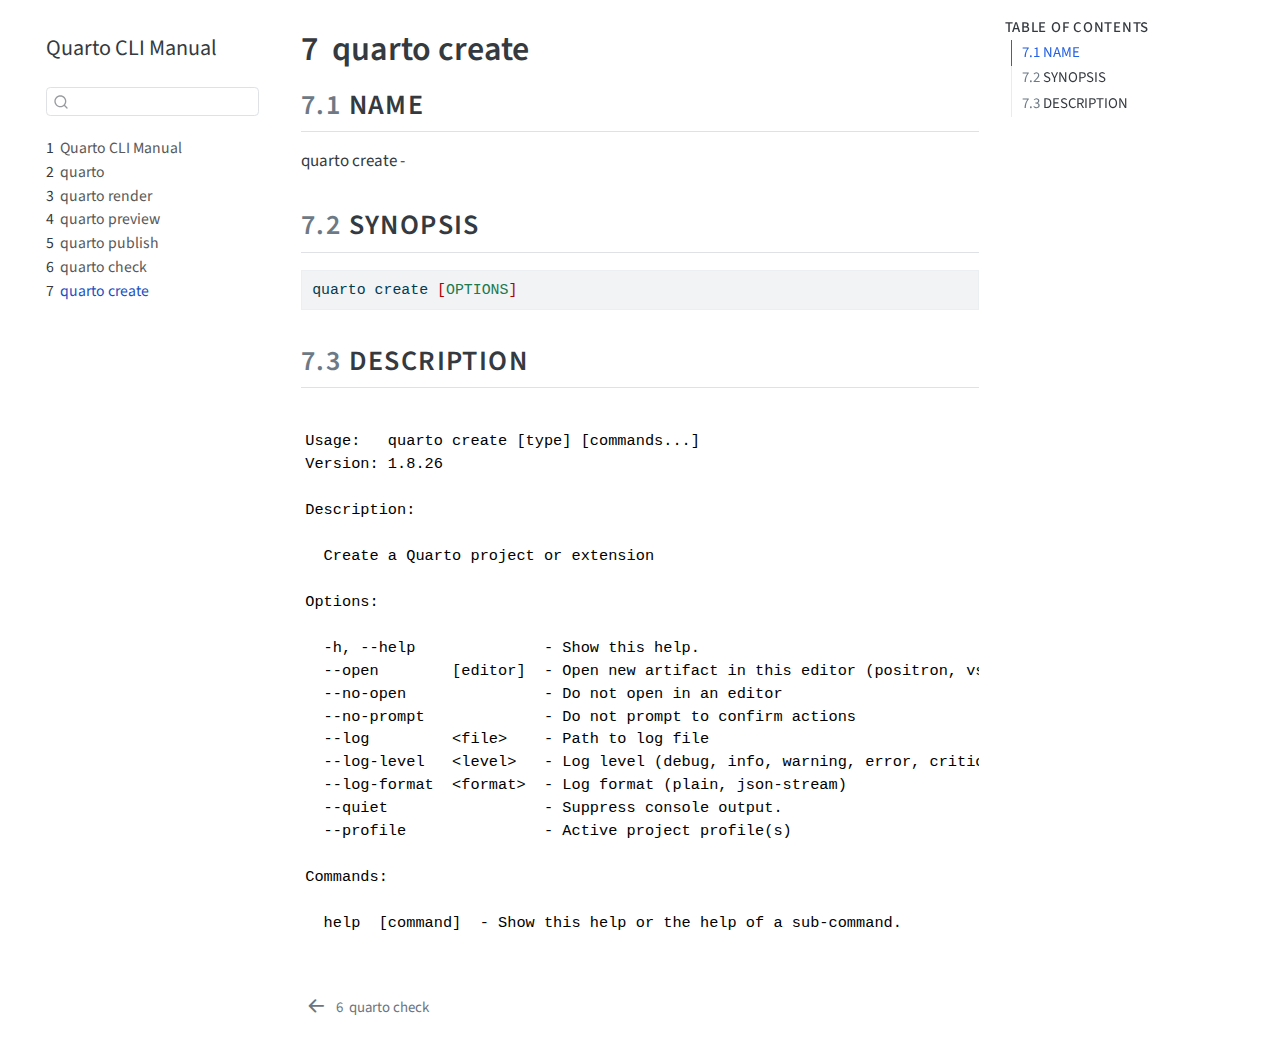
<file: docs/_book/commands/quarto-create.html>
<!DOCTYPE html>
<html xmlns="http://www.w3.org/1999/xhtml" lang="en" xml:lang="en"><head>

<meta charset="utf-8">
<meta name="generator" content="quarto-1.8.26">

<meta name="viewport" content="width=device-width, initial-scale=1.0, user-scalable=yes">


<title>7&nbsp; quarto create – Quarto CLI Manual</title>
<style>
code{white-space: pre-wrap;}
span.smallcaps{font-variant: small-caps;}
div.columns{display: flex; gap: min(4vw, 1.5em);}
div.column{flex: auto; overflow-x: auto;}
div.hanging-indent{margin-left: 1.5em; text-indent: -1.5em;}
ul.task-list{list-style: none;}
ul.task-list li input[type="checkbox"] {
  width: 0.8em;
  margin: 0 0.8em 0.2em -1em; /* quarto-specific, see https://github.com/quarto-dev/quarto-cli/issues/4556 */ 
  vertical-align: middle;
}
/* CSS for syntax highlighting */
html { -webkit-text-size-adjust: 100%; }
pre > code.sourceCode { white-space: pre; position: relative; }
pre > code.sourceCode > span { display: inline-block; line-height: 1.25; }
pre > code.sourceCode > span:empty { height: 1.2em; }
.sourceCode { overflow: visible; }
code.sourceCode > span { color: inherit; text-decoration: inherit; }
div.sourceCode { margin: 1em 0; }
pre.sourceCode { margin: 0; }
@media screen {
div.sourceCode { overflow: auto; }
}
@media print {
pre > code.sourceCode { white-space: pre-wrap; }
pre > code.sourceCode > span { text-indent: -5em; padding-left: 5em; }
}
pre.numberSource code
  { counter-reset: source-line 0; }
pre.numberSource code > span
  { position: relative; left: -4em; counter-increment: source-line; }
pre.numberSource code > span > a:first-child::before
  { content: counter(source-line);
    position: relative; left: -1em; text-align: right; vertical-align: baseline;
    border: none; display: inline-block;
    -webkit-touch-callout: none; -webkit-user-select: none;
    -khtml-user-select: none; -moz-user-select: none;
    -ms-user-select: none; user-select: none;
    padding: 0 4px; width: 4em;
  }
pre.numberSource { margin-left: 3em;  padding-left: 4px; }
div.sourceCode
  {   }
@media screen {
pre > code.sourceCode > span > a:first-child::before { text-decoration: underline; }
}
</style>


<script src="../site_libs/quarto-nav/quarto-nav.js"></script>
<script src="../site_libs/quarto-nav/headroom.min.js"></script>
<script src="../site_libs/clipboard/clipboard.min.js"></script>
<script src="../site_libs/quarto-search/autocomplete.umd.js"></script>
<script src="../site_libs/quarto-search/fuse.min.js"></script>
<script src="../site_libs/quarto-search/quarto-search.js"></script>
<meta name="quarto:offset" content="../">
<link href="../commands/quarto-check.html" rel="prev">
<script src="../site_libs/quarto-html/quarto.js" type="module"></script>
<script src="../site_libs/quarto-html/tabsets/tabsets.js" type="module"></script>
<script src="../site_libs/quarto-html/axe/axe-check.js" type="module"></script>
<script src="../site_libs/quarto-html/popper.min.js"></script>
<script src="../site_libs/quarto-html/tippy.umd.min.js"></script>
<script src="../site_libs/quarto-html/anchor.min.js"></script>
<link href="../site_libs/quarto-html/tippy.css" rel="stylesheet">
<link href="../site_libs/quarto-html/quarto-syntax-highlighting-587c61ba64f3a5504c4d52d930310e48.css" rel="stylesheet" id="quarto-text-highlighting-styles">
<script src="../site_libs/bootstrap/bootstrap.min.js"></script>
<link href="../site_libs/bootstrap/bootstrap-icons.css" rel="stylesheet">
<link href="../site_libs/bootstrap/bootstrap-81f4e0afb081e06e81c4a64780ea28a8.min.css" rel="stylesheet" append-hash="true" id="quarto-bootstrap" data-mode="light">
<script id="quarto-search-options" type="application/json">{
  "location": "sidebar",
  "copy-button": false,
  "collapse-after": 3,
  "panel-placement": "start",
  "type": "textbox",
  "limit": 50,
  "keyboard-shortcut": [
    "f",
    "/",
    "s"
  ],
  "show-item-context": false,
  "language": {
    "search-no-results-text": "No results",
    "search-matching-documents-text": "matching documents",
    "search-copy-link-title": "Copy link to search",
    "search-hide-matches-text": "Hide additional matches",
    "search-more-match-text": "more match in this document",
    "search-more-matches-text": "more matches in this document",
    "search-clear-button-title": "Clear",
    "search-text-placeholder": "",
    "search-detached-cancel-button-title": "Cancel",
    "search-submit-button-title": "Submit",
    "search-label": "Search"
  }
}</script>


<link rel="stylesheet" href="../man.css">
</head>

<body class="nav-sidebar floating quarto-light">

<div id="quarto-search-results"></div>
  <header id="quarto-header" class="headroom fixed-top">
  <nav class="quarto-secondary-nav">
    <div class="container-fluid d-flex">
      <button type="button" class="quarto-btn-toggle btn" data-bs-toggle="collapse" role="button" data-bs-target=".quarto-sidebar-collapse-item" aria-controls="quarto-sidebar" aria-expanded="false" aria-label="Toggle sidebar navigation" onclick="if (window.quartoToggleHeadroom) { window.quartoToggleHeadroom(); }">
        <i class="bi bi-layout-text-sidebar-reverse"></i>
      </button>
        <nav class="quarto-page-breadcrumbs" aria-label="breadcrumb"><ol class="breadcrumb"><li class="breadcrumb-item"><a href="../commands/quarto-create.html"><span class="chapter-number">7</span>&nbsp; <span class="chapter-title">quarto create</span></a></li></ol></nav>
        <a class="flex-grow-1" role="navigation" data-bs-toggle="collapse" data-bs-target=".quarto-sidebar-collapse-item" aria-controls="quarto-sidebar" aria-expanded="false" aria-label="Toggle sidebar navigation" onclick="if (window.quartoToggleHeadroom) { window.quartoToggleHeadroom(); }">      
        </a>
      <button type="button" class="btn quarto-search-button" aria-label="Search" onclick="window.quartoOpenSearch();">
        <i class="bi bi-search"></i>
      </button>
    </div>
  </nav>
</header>
<!-- content -->
<div id="quarto-content" class="quarto-container page-columns page-rows-contents page-layout-article">
<!-- sidebar -->
  <nav id="quarto-sidebar" class="sidebar collapse collapse-horizontal quarto-sidebar-collapse-item sidebar-navigation floating overflow-auto">
    <div class="pt-lg-2 mt-2 text-left sidebar-header">
    <div class="sidebar-title mb-0 py-0">
      <a href="../">Quarto CLI Manual</a> 
    </div>
      </div>
        <div class="mt-2 flex-shrink-0 align-items-center">
        <div class="sidebar-search">
        <div id="quarto-search" class="" title="Search"></div>
        </div>
        </div>
    <div class="sidebar-menu-container"> 
    <ul class="list-unstyled mt-1">
        <li class="sidebar-item">
  <div class="sidebar-item-container"> 
  <a href="../index.html" class="sidebar-item-text sidebar-link">
 <span class="menu-text"><span class="chapter-number">1</span>&nbsp; <span class="chapter-title">Quarto CLI Manual</span></span></a>
  </div>
</li>
        <li class="sidebar-item">
  <div class="sidebar-item-container"> 
  <a href="../commands/quarto.html" class="sidebar-item-text sidebar-link">
 <span class="menu-text"><span class="chapter-number">2</span>&nbsp; <span class="chapter-title">quarto</span></span></a>
  </div>
</li>
        <li class="sidebar-item">
  <div class="sidebar-item-container"> 
  <a href="../commands/quarto-render.html" class="sidebar-item-text sidebar-link">
 <span class="menu-text"><span class="chapter-number">3</span>&nbsp; <span class="chapter-title">quarto render</span></span></a>
  </div>
</li>
        <li class="sidebar-item">
  <div class="sidebar-item-container"> 
  <a href="../commands/quarto-preview.html" class="sidebar-item-text sidebar-link">
 <span class="menu-text"><span class="chapter-number">4</span>&nbsp; <span class="chapter-title">quarto preview</span></span></a>
  </div>
</li>
        <li class="sidebar-item">
  <div class="sidebar-item-container"> 
  <a href="../commands/quarto-publish.html" class="sidebar-item-text sidebar-link">
 <span class="menu-text"><span class="chapter-number">5</span>&nbsp; <span class="chapter-title">quarto publish</span></span></a>
  </div>
</li>
        <li class="sidebar-item">
  <div class="sidebar-item-container"> 
  <a href="../commands/quarto-check.html" class="sidebar-item-text sidebar-link">
 <span class="menu-text"><span class="chapter-number">6</span>&nbsp; <span class="chapter-title">quarto check</span></span></a>
  </div>
</li>
        <li class="sidebar-item">
  <div class="sidebar-item-container"> 
  <a href="../commands/quarto-create.html" class="sidebar-item-text sidebar-link active">
 <span class="menu-text"><span class="chapter-number">7</span>&nbsp; <span class="chapter-title">quarto create</span></span></a>
  </div>
</li>
    </ul>
    </div>
</nav>
<div id="quarto-sidebar-glass" class="quarto-sidebar-collapse-item" data-bs-toggle="collapse" data-bs-target=".quarto-sidebar-collapse-item"></div>
<!-- margin-sidebar -->
    <div id="quarto-margin-sidebar" class="sidebar margin-sidebar">
        <nav id="TOC" role="doc-toc" class="toc-active">
    <h2 id="toc-title">Table of contents</h2>
   
  <ul>
  <li><a href="#name" id="toc-name" class="nav-link active" data-scroll-target="#name"><span class="header-section-number">7.1</span> NAME</a></li>
  <li><a href="#synopsis" id="toc-synopsis" class="nav-link" data-scroll-target="#synopsis"><span class="header-section-number">7.2</span> SYNOPSIS</a></li>
  <li><a href="#description" id="toc-description" class="nav-link" data-scroll-target="#description"><span class="header-section-number">7.3</span> DESCRIPTION</a></li>
  </ul>
</nav>
    </div>
<!-- main -->
<main class="content" id="quarto-document-content">

<header id="title-block-header" class="quarto-title-block default">
<div class="quarto-title">
<h1 class="title"><span class="chapter-number">7</span>&nbsp; <span class="chapter-title">quarto create</span></h1>
</div>



<div class="quarto-title-meta">

    
  
    
  </div>
  


</header>


<section id="name" class="level2" data-number="7.1">
<h2 data-number="7.1" class="anchored" data-anchor-id="name"><span class="header-section-number">7.1</span> NAME</h2>
<p>quarto create -</p>
</section>
<section id="synopsis" class="level2" data-number="7.2">
<h2 data-number="7.2" class="anchored" data-anchor-id="synopsis"><span class="header-section-number">7.2</span> SYNOPSIS</h2>
<div class="code-copy-outer-scaffold"><div class="sourceCode" id="cb1"><pre class="sourceCode bash code-with-copy"><code class="sourceCode bash"><span id="cb1-1"><a href="#cb1-1" aria-hidden="true" tabindex="-1"></a><span class="ex">quarto</span> create <span class="pp">[</span><span class="ss">OPTIONS</span><span class="pp">]</span></span></code></pre></div><button title="Copy to Clipboard" class="code-copy-button"><i class="bi"></i></button></div>
</section>
<section id="description" class="level2" data-number="7.3">
<h2 data-number="7.3" class="anchored" data-anchor-id="description"><span class="header-section-number">7.3</span> DESCRIPTION</h2>
<pre><code>
Usage:   quarto create [type] [commands...]
Version: 1.8.26                            

Description:

  Create a Quarto project or extension

Options:

  -h, --help              - Show this help.                                               
  --open        [editor]  - Open new artifact in this editor (positron, vscode, rstudio)  
  --no-open               - Do not open in an editor                                      
  --no-prompt             - Do not prompt to confirm actions                              
  --log         &lt;file&gt;    - Path to log file                                              
  --log-level   &lt;level&gt;   - Log level (debug, info, warning, error, critical)             
  --log-format  &lt;format&gt;  - Log format (plain, json-stream)                               
  --quiet                 - Suppress console output.                                      
  --profile               - Active project profile(s)                                     

Commands:

  help  [command]  - Show this help or the help of a sub-command.</code></pre>


</section>

</main> <!-- /main -->
<script id="quarto-html-after-body" type="application/javascript">
  window.document.addEventListener("DOMContentLoaded", function (event) {
    const icon = "";
    const anchorJS = new window.AnchorJS();
    anchorJS.options = {
      placement: 'right',
      icon: icon
    };
    anchorJS.add('.anchored');
    const isCodeAnnotation = (el) => {
      for (const clz of el.classList) {
        if (clz.startsWith('code-annotation-')) {                     
          return true;
        }
      }
      return false;
    }
    const onCopySuccess = function(e) {
      // button target
      const button = e.trigger;
      // don't keep focus
      button.blur();
      // flash "checked"
      button.classList.add('code-copy-button-checked');
      var currentTitle = button.getAttribute("title");
      button.setAttribute("title", "Copied!");
      let tooltip;
      if (window.bootstrap) {
        button.setAttribute("data-bs-toggle", "tooltip");
        button.setAttribute("data-bs-placement", "left");
        button.setAttribute("data-bs-title", "Copied!");
        tooltip = new bootstrap.Tooltip(button, 
          { trigger: "manual", 
            customClass: "code-copy-button-tooltip",
            offset: [0, -8]});
        tooltip.show();    
      }
      setTimeout(function() {
        if (tooltip) {
          tooltip.hide();
          button.removeAttribute("data-bs-title");
          button.removeAttribute("data-bs-toggle");
          button.removeAttribute("data-bs-placement");
        }
        button.setAttribute("title", currentTitle);
        button.classList.remove('code-copy-button-checked');
      }, 1000);
      // clear code selection
      e.clearSelection();
    }
    const getTextToCopy = function(trigger) {
      const outerScaffold = trigger.parentElement.cloneNode(true);
      const codeEl = outerScaffold.querySelector('code');
      for (const childEl of codeEl.children) {
        if (isCodeAnnotation(childEl)) {
          childEl.remove();
        }
      }
      return codeEl.innerText;
    }
    const clipboard = new window.ClipboardJS('.code-copy-button:not([data-in-quarto-modal])', {
      text: getTextToCopy
    });
    clipboard.on('success', onCopySuccess);
    if (window.document.getElementById('quarto-embedded-source-code-modal')) {
      const clipboardModal = new window.ClipboardJS('.code-copy-button[data-in-quarto-modal]', {
        text: getTextToCopy,
        container: window.document.getElementById('quarto-embedded-source-code-modal')
      });
      clipboardModal.on('success', onCopySuccess);
    }
      var localhostRegex = new RegExp(/^(?:http|https):\/\/localhost\:?[0-9]*\//);
      var mailtoRegex = new RegExp(/^mailto:/);
        var filterRegex = new RegExp('/' + window.location.host + '/');
      var isInternal = (href) => {
          return filterRegex.test(href) || localhostRegex.test(href) || mailtoRegex.test(href);
      }
      // Inspect non-navigation links and adorn them if external
     var links = window.document.querySelectorAll('a[href]:not(.nav-link):not(.navbar-brand):not(.toc-action):not(.sidebar-link):not(.sidebar-item-toggle):not(.pagination-link):not(.no-external):not([aria-hidden]):not(.dropdown-item):not(.quarto-navigation-tool):not(.about-link)');
      for (var i=0; i<links.length; i++) {
        const link = links[i];
        if (!isInternal(link.href)) {
          // undo the damage that might have been done by quarto-nav.js in the case of
          // links that we want to consider external
          if (link.dataset.originalHref !== undefined) {
            link.href = link.dataset.originalHref;
          }
        }
      }
    function tippyHover(el, contentFn, onTriggerFn, onUntriggerFn) {
      const config = {
        allowHTML: true,
        maxWidth: 500,
        delay: 100,
        arrow: false,
        appendTo: function(el) {
            return el.parentElement;
        },
        interactive: true,
        interactiveBorder: 10,
        theme: 'quarto',
        placement: 'bottom-start',
      };
      if (contentFn) {
        config.content = contentFn;
      }
      if (onTriggerFn) {
        config.onTrigger = onTriggerFn;
      }
      if (onUntriggerFn) {
        config.onUntrigger = onUntriggerFn;
      }
      window.tippy(el, config); 
    }
    const noterefs = window.document.querySelectorAll('a[role="doc-noteref"]');
    for (var i=0; i<noterefs.length; i++) {
      const ref = noterefs[i];
      tippyHover(ref, function() {
        // use id or data attribute instead here
        let href = ref.getAttribute('data-footnote-href') || ref.getAttribute('href');
        try { href = new URL(href).hash; } catch {}
        const id = href.replace(/^#\/?/, "");
        const note = window.document.getElementById(id);
        if (note) {
          return note.innerHTML;
        } else {
          return "";
        }
      });
    }
    const xrefs = window.document.querySelectorAll('a.quarto-xref');
    const processXRef = (id, note) => {
      // Strip column container classes
      const stripColumnClz = (el) => {
        el.classList.remove("page-full", "page-columns");
        if (el.children) {
          for (const child of el.children) {
            stripColumnClz(child);
          }
        }
      }
      stripColumnClz(note)
      if (id === null || id.startsWith('sec-')) {
        // Special case sections, only their first couple elements
        const container = document.createElement("div");
        if (note.children && note.children.length > 2) {
          container.appendChild(note.children[0].cloneNode(true));
          for (let i = 1; i < note.children.length; i++) {
            const child = note.children[i];
            if (child.tagName === "P" && child.innerText === "") {
              continue;
            } else {
              container.appendChild(child.cloneNode(true));
              break;
            }
          }
          if (window.Quarto?.typesetMath) {
            window.Quarto.typesetMath(container);
          }
          return container.innerHTML
        } else {
          if (window.Quarto?.typesetMath) {
            window.Quarto.typesetMath(note);
          }
          return note.innerHTML;
        }
      } else {
        // Remove any anchor links if they are present
        const anchorLink = note.querySelector('a.anchorjs-link');
        if (anchorLink) {
          anchorLink.remove();
        }
        if (window.Quarto?.typesetMath) {
          window.Quarto.typesetMath(note);
        }
        if (note.classList.contains("callout")) {
          return note.outerHTML;
        } else {
          return note.innerHTML;
        }
      }
    }
    for (var i=0; i<xrefs.length; i++) {
      const xref = xrefs[i];
      tippyHover(xref, undefined, function(instance) {
        instance.disable();
        let url = xref.getAttribute('href');
        let hash = undefined; 
        if (url.startsWith('#')) {
          hash = url;
        } else {
          try { hash = new URL(url).hash; } catch {}
        }
        if (hash) {
          const id = hash.replace(/^#\/?/, "");
          const note = window.document.getElementById(id);
          if (note !== null) {
            try {
              const html = processXRef(id, note.cloneNode(true));
              instance.setContent(html);
            } finally {
              instance.enable();
              instance.show();
            }
          } else {
            // See if we can fetch this
            fetch(url.split('#')[0])
            .then(res => res.text())
            .then(html => {
              const parser = new DOMParser();
              const htmlDoc = parser.parseFromString(html, "text/html");
              const note = htmlDoc.getElementById(id);
              if (note !== null) {
                const html = processXRef(id, note);
                instance.setContent(html);
              } 
            }).finally(() => {
              instance.enable();
              instance.show();
            });
          }
        } else {
          // See if we can fetch a full url (with no hash to target)
          // This is a special case and we should probably do some content thinning / targeting
          fetch(url)
          .then(res => res.text())
          .then(html => {
            const parser = new DOMParser();
            const htmlDoc = parser.parseFromString(html, "text/html");
            const note = htmlDoc.querySelector('main.content');
            if (note !== null) {
              // This should only happen for chapter cross references
              // (since there is no id in the URL)
              // remove the first header
              if (note.children.length > 0 && note.children[0].tagName === "HEADER") {
                note.children[0].remove();
              }
              const html = processXRef(null, note);
              instance.setContent(html);
            } 
          }).finally(() => {
            instance.enable();
            instance.show();
          });
        }
      }, function(instance) {
      });
    }
        let selectedAnnoteEl;
        const selectorForAnnotation = ( cell, annotation) => {
          let cellAttr = 'data-code-cell="' + cell + '"';
          let lineAttr = 'data-code-annotation="' +  annotation + '"';
          const selector = 'span[' + cellAttr + '][' + lineAttr + ']';
          return selector;
        }
        const selectCodeLines = (annoteEl) => {
          const doc = window.document;
          const targetCell = annoteEl.getAttribute("data-target-cell");
          const targetAnnotation = annoteEl.getAttribute("data-target-annotation");
          const annoteSpan = window.document.querySelector(selectorForAnnotation(targetCell, targetAnnotation));
          const lines = annoteSpan.getAttribute("data-code-lines").split(",");
          const lineIds = lines.map((line) => {
            return targetCell + "-" + line;
          })
          let top = null;
          let height = null;
          let parent = null;
          if (lineIds.length > 0) {
              //compute the position of the single el (top and bottom and make a div)
              const el = window.document.getElementById(lineIds[0]);
              top = el.offsetTop;
              height = el.offsetHeight;
              parent = el.parentElement.parentElement;
            if (lineIds.length > 1) {
              const lastEl = window.document.getElementById(lineIds[lineIds.length - 1]);
              const bottom = lastEl.offsetTop + lastEl.offsetHeight;
              height = bottom - top;
            }
            if (top !== null && height !== null && parent !== null) {
              // cook up a div (if necessary) and position it 
              let div = window.document.getElementById("code-annotation-line-highlight");
              if (div === null) {
                div = window.document.createElement("div");
                div.setAttribute("id", "code-annotation-line-highlight");
                div.style.position = 'absolute';
                parent.appendChild(div);
              }
              div.style.top = top - 2 + "px";
              div.style.height = height + 4 + "px";
              div.style.left = 0;
              let gutterDiv = window.document.getElementById("code-annotation-line-highlight-gutter");
              if (gutterDiv === null) {
                gutterDiv = window.document.createElement("div");
                gutterDiv.setAttribute("id", "code-annotation-line-highlight-gutter");
                gutterDiv.style.position = 'absolute';
                const codeCell = window.document.getElementById(targetCell);
                const gutter = codeCell.querySelector('.code-annotation-gutter');
                gutter.appendChild(gutterDiv);
              }
              gutterDiv.style.top = top - 2 + "px";
              gutterDiv.style.height = height + 4 + "px";
            }
            selectedAnnoteEl = annoteEl;
          }
        };
        const unselectCodeLines = () => {
          const elementsIds = ["code-annotation-line-highlight", "code-annotation-line-highlight-gutter"];
          elementsIds.forEach((elId) => {
            const div = window.document.getElementById(elId);
            if (div) {
              div.remove();
            }
          });
          selectedAnnoteEl = undefined;
        };
          // Handle positioning of the toggle
      window.addEventListener(
        "resize",
        throttle(() => {
          elRect = undefined;
          if (selectedAnnoteEl) {
            selectCodeLines(selectedAnnoteEl);
          }
        }, 10)
      );
      function throttle(fn, ms) {
      let throttle = false;
      let timer;
        return (...args) => {
          if(!throttle) { // first call gets through
              fn.apply(this, args);
              throttle = true;
          } else { // all the others get throttled
              if(timer) clearTimeout(timer); // cancel #2
              timer = setTimeout(() => {
                fn.apply(this, args);
                timer = throttle = false;
              }, ms);
          }
        };
      }
        // Attach click handler to the DT
        const annoteDls = window.document.querySelectorAll('dt[data-target-cell]');
        for (const annoteDlNode of annoteDls) {
          annoteDlNode.addEventListener('click', (event) => {
            const clickedEl = event.target;
            if (clickedEl !== selectedAnnoteEl) {
              unselectCodeLines();
              const activeEl = window.document.querySelector('dt[data-target-cell].code-annotation-active');
              if (activeEl) {
                activeEl.classList.remove('code-annotation-active');
              }
              selectCodeLines(clickedEl);
              clickedEl.classList.add('code-annotation-active');
            } else {
              // Unselect the line
              unselectCodeLines();
              clickedEl.classList.remove('code-annotation-active');
            }
          });
        }
    const findCites = (el) => {
      const parentEl = el.parentElement;
      if (parentEl) {
        const cites = parentEl.dataset.cites;
        if (cites) {
          return {
            el,
            cites: cites.split(' ')
          };
        } else {
          return findCites(el.parentElement)
        }
      } else {
        return undefined;
      }
    };
    var bibliorefs = window.document.querySelectorAll('a[role="doc-biblioref"]');
    for (var i=0; i<bibliorefs.length; i++) {
      const ref = bibliorefs[i];
      const citeInfo = findCites(ref);
      if (citeInfo) {
        tippyHover(citeInfo.el, function() {
          var popup = window.document.createElement('div');
          citeInfo.cites.forEach(function(cite) {
            var citeDiv = window.document.createElement('div');
            citeDiv.classList.add('hanging-indent');
            citeDiv.classList.add('csl-entry');
            var biblioDiv = window.document.getElementById('ref-' + cite);
            if (biblioDiv) {
              citeDiv.innerHTML = biblioDiv.innerHTML;
            }
            popup.appendChild(citeDiv);
          });
          return popup.innerHTML;
        });
      }
    }
  });
  </script>
<nav class="page-navigation">
  <div class="nav-page nav-page-previous">
      <a href="../commands/quarto-check.html" class="pagination-link" aria-label="quarto check">
        <i class="bi bi-arrow-left-short"></i> <span class="nav-page-text"><span class="chapter-number">6</span>&nbsp; <span class="chapter-title">quarto check</span></span>
      </a>          
  </div>
  <div class="nav-page nav-page-next">
  </div>
</nav>
</div> <!-- /content -->




</body></html>
</file>
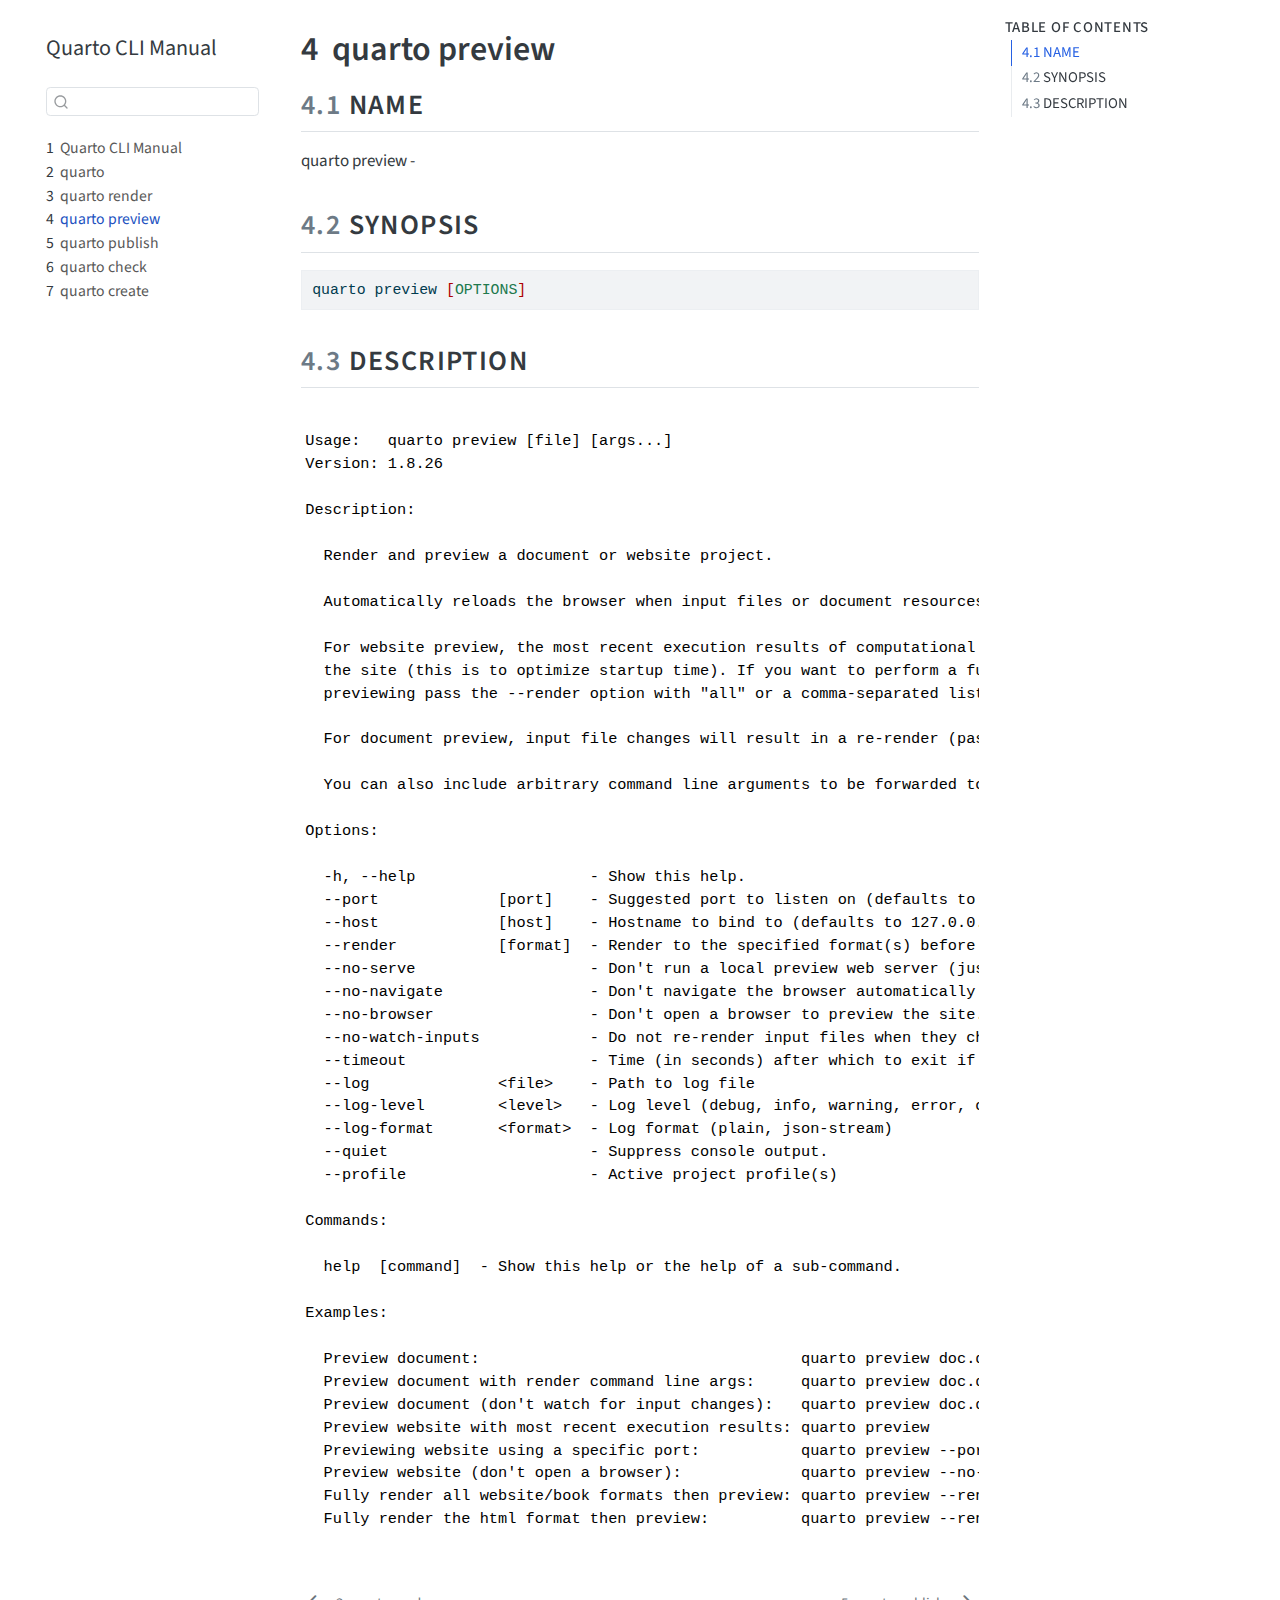
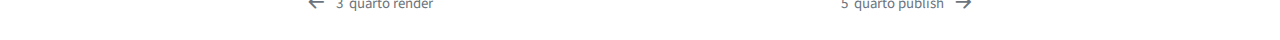
<file: docs/_book/commands/quarto-preview.html>
<!DOCTYPE html>
<html xmlns="http://www.w3.org/1999/xhtml" lang="en" xml:lang="en"><head>

<meta charset="utf-8">
<meta name="generator" content="quarto-1.8.26">

<meta name="viewport" content="width=device-width, initial-scale=1.0, user-scalable=yes">


<title>4&nbsp; quarto preview – Quarto CLI Manual</title>
<style>
code{white-space: pre-wrap;}
span.smallcaps{font-variant: small-caps;}
div.columns{display: flex; gap: min(4vw, 1.5em);}
div.column{flex: auto; overflow-x: auto;}
div.hanging-indent{margin-left: 1.5em; text-indent: -1.5em;}
ul.task-list{list-style: none;}
ul.task-list li input[type="checkbox"] {
  width: 0.8em;
  margin: 0 0.8em 0.2em -1em; /* quarto-specific, see https://github.com/quarto-dev/quarto-cli/issues/4556 */ 
  vertical-align: middle;
}
/* CSS for syntax highlighting */
html { -webkit-text-size-adjust: 100%; }
pre > code.sourceCode { white-space: pre; position: relative; }
pre > code.sourceCode > span { display: inline-block; line-height: 1.25; }
pre > code.sourceCode > span:empty { height: 1.2em; }
.sourceCode { overflow: visible; }
code.sourceCode > span { color: inherit; text-decoration: inherit; }
div.sourceCode { margin: 1em 0; }
pre.sourceCode { margin: 0; }
@media screen {
div.sourceCode { overflow: auto; }
}
@media print {
pre > code.sourceCode { white-space: pre-wrap; }
pre > code.sourceCode > span { text-indent: -5em; padding-left: 5em; }
}
pre.numberSource code
  { counter-reset: source-line 0; }
pre.numberSource code > span
  { position: relative; left: -4em; counter-increment: source-line; }
pre.numberSource code > span > a:first-child::before
  { content: counter(source-line);
    position: relative; left: -1em; text-align: right; vertical-align: baseline;
    border: none; display: inline-block;
    -webkit-touch-callout: none; -webkit-user-select: none;
    -khtml-user-select: none; -moz-user-select: none;
    -ms-user-select: none; user-select: none;
    padding: 0 4px; width: 4em;
  }
pre.numberSource { margin-left: 3em;  padding-left: 4px; }
div.sourceCode
  {   }
@media screen {
pre > code.sourceCode > span > a:first-child::before { text-decoration: underline; }
}
</style>


<script src="../site_libs/quarto-nav/quarto-nav.js"></script>
<script src="../site_libs/quarto-nav/headroom.min.js"></script>
<script src="../site_libs/clipboard/clipboard.min.js"></script>
<script src="../site_libs/quarto-search/autocomplete.umd.js"></script>
<script src="../site_libs/quarto-search/fuse.min.js"></script>
<script src="../site_libs/quarto-search/quarto-search.js"></script>
<meta name="quarto:offset" content="../">
<link href="../commands/quarto-publish.html" rel="next">
<link href="../commands/quarto-render.html" rel="prev">
<script src="../site_libs/quarto-html/quarto.js" type="module"></script>
<script src="../site_libs/quarto-html/tabsets/tabsets.js" type="module"></script>
<script src="../site_libs/quarto-html/axe/axe-check.js" type="module"></script>
<script src="../site_libs/quarto-html/popper.min.js"></script>
<script src="../site_libs/quarto-html/tippy.umd.min.js"></script>
<script src="../site_libs/quarto-html/anchor.min.js"></script>
<link href="../site_libs/quarto-html/tippy.css" rel="stylesheet">
<link href="../site_libs/quarto-html/quarto-syntax-highlighting-587c61ba64f3a5504c4d52d930310e48.css" rel="stylesheet" id="quarto-text-highlighting-styles">
<script src="../site_libs/bootstrap/bootstrap.min.js"></script>
<link href="../site_libs/bootstrap/bootstrap-icons.css" rel="stylesheet">
<link href="../site_libs/bootstrap/bootstrap-81f4e0afb081e06e81c4a64780ea28a8.min.css" rel="stylesheet" append-hash="true" id="quarto-bootstrap" data-mode="light">
<script id="quarto-search-options" type="application/json">{
  "location": "sidebar",
  "copy-button": false,
  "collapse-after": 3,
  "panel-placement": "start",
  "type": "textbox",
  "limit": 50,
  "keyboard-shortcut": [
    "f",
    "/",
    "s"
  ],
  "show-item-context": false,
  "language": {
    "search-no-results-text": "No results",
    "search-matching-documents-text": "matching documents",
    "search-copy-link-title": "Copy link to search",
    "search-hide-matches-text": "Hide additional matches",
    "search-more-match-text": "more match in this document",
    "search-more-matches-text": "more matches in this document",
    "search-clear-button-title": "Clear",
    "search-text-placeholder": "",
    "search-detached-cancel-button-title": "Cancel",
    "search-submit-button-title": "Submit",
    "search-label": "Search"
  }
}</script>


<link rel="stylesheet" href="../man.css">
</head>

<body class="nav-sidebar floating quarto-light">

<div id="quarto-search-results"></div>
  <header id="quarto-header" class="headroom fixed-top">
  <nav class="quarto-secondary-nav">
    <div class="container-fluid d-flex">
      <button type="button" class="quarto-btn-toggle btn" data-bs-toggle="collapse" role="button" data-bs-target=".quarto-sidebar-collapse-item" aria-controls="quarto-sidebar" aria-expanded="false" aria-label="Toggle sidebar navigation" onclick="if (window.quartoToggleHeadroom) { window.quartoToggleHeadroom(); }">
        <i class="bi bi-layout-text-sidebar-reverse"></i>
      </button>
        <nav class="quarto-page-breadcrumbs" aria-label="breadcrumb"><ol class="breadcrumb"><li class="breadcrumb-item"><a href="../commands/quarto-preview.html"><span class="chapter-number">4</span>&nbsp; <span class="chapter-title">quarto preview</span></a></li></ol></nav>
        <a class="flex-grow-1" role="navigation" data-bs-toggle="collapse" data-bs-target=".quarto-sidebar-collapse-item" aria-controls="quarto-sidebar" aria-expanded="false" aria-label="Toggle sidebar navigation" onclick="if (window.quartoToggleHeadroom) { window.quartoToggleHeadroom(); }">      
        </a>
      <button type="button" class="btn quarto-search-button" aria-label="Search" onclick="window.quartoOpenSearch();">
        <i class="bi bi-search"></i>
      </button>
    </div>
  </nav>
</header>
<!-- content -->
<div id="quarto-content" class="quarto-container page-columns page-rows-contents page-layout-article">
<!-- sidebar -->
  <nav id="quarto-sidebar" class="sidebar collapse collapse-horizontal quarto-sidebar-collapse-item sidebar-navigation floating overflow-auto">
    <div class="pt-lg-2 mt-2 text-left sidebar-header">
    <div class="sidebar-title mb-0 py-0">
      <a href="../">Quarto CLI Manual</a> 
    </div>
      </div>
        <div class="mt-2 flex-shrink-0 align-items-center">
        <div class="sidebar-search">
        <div id="quarto-search" class="" title="Search"></div>
        </div>
        </div>
    <div class="sidebar-menu-container"> 
    <ul class="list-unstyled mt-1">
        <li class="sidebar-item">
  <div class="sidebar-item-container"> 
  <a href="../index.html" class="sidebar-item-text sidebar-link">
 <span class="menu-text"><span class="chapter-number">1</span>&nbsp; <span class="chapter-title">Quarto CLI Manual</span></span></a>
  </div>
</li>
        <li class="sidebar-item">
  <div class="sidebar-item-container"> 
  <a href="../commands/quarto.html" class="sidebar-item-text sidebar-link">
 <span class="menu-text"><span class="chapter-number">2</span>&nbsp; <span class="chapter-title">quarto</span></span></a>
  </div>
</li>
        <li class="sidebar-item">
  <div class="sidebar-item-container"> 
  <a href="../commands/quarto-render.html" class="sidebar-item-text sidebar-link">
 <span class="menu-text"><span class="chapter-number">3</span>&nbsp; <span class="chapter-title">quarto render</span></span></a>
  </div>
</li>
        <li class="sidebar-item">
  <div class="sidebar-item-container"> 
  <a href="../commands/quarto-preview.html" class="sidebar-item-text sidebar-link active">
 <span class="menu-text"><span class="chapter-number">4</span>&nbsp; <span class="chapter-title">quarto preview</span></span></a>
  </div>
</li>
        <li class="sidebar-item">
  <div class="sidebar-item-container"> 
  <a href="../commands/quarto-publish.html" class="sidebar-item-text sidebar-link">
 <span class="menu-text"><span class="chapter-number">5</span>&nbsp; <span class="chapter-title">quarto publish</span></span></a>
  </div>
</li>
        <li class="sidebar-item">
  <div class="sidebar-item-container"> 
  <a href="../commands/quarto-check.html" class="sidebar-item-text sidebar-link">
 <span class="menu-text"><span class="chapter-number">6</span>&nbsp; <span class="chapter-title">quarto check</span></span></a>
  </div>
</li>
        <li class="sidebar-item">
  <div class="sidebar-item-container"> 
  <a href="../commands/quarto-create.html" class="sidebar-item-text sidebar-link">
 <span class="menu-text"><span class="chapter-number">7</span>&nbsp; <span class="chapter-title">quarto create</span></span></a>
  </div>
</li>
    </ul>
    </div>
</nav>
<div id="quarto-sidebar-glass" class="quarto-sidebar-collapse-item" data-bs-toggle="collapse" data-bs-target=".quarto-sidebar-collapse-item"></div>
<!-- margin-sidebar -->
    <div id="quarto-margin-sidebar" class="sidebar margin-sidebar">
        <nav id="TOC" role="doc-toc" class="toc-active">
    <h2 id="toc-title">Table of contents</h2>
   
  <ul>
  <li><a href="#name" id="toc-name" class="nav-link active" data-scroll-target="#name"><span class="header-section-number">4.1</span> NAME</a></li>
  <li><a href="#synopsis" id="toc-synopsis" class="nav-link" data-scroll-target="#synopsis"><span class="header-section-number">4.2</span> SYNOPSIS</a></li>
  <li><a href="#description" id="toc-description" class="nav-link" data-scroll-target="#description"><span class="header-section-number">4.3</span> DESCRIPTION</a></li>
  </ul>
</nav>
    </div>
<!-- main -->
<main class="content" id="quarto-document-content">

<header id="title-block-header" class="quarto-title-block default">
<div class="quarto-title">
<h1 class="title"><span class="chapter-number">4</span>&nbsp; <span class="chapter-title">quarto preview</span></h1>
</div>



<div class="quarto-title-meta">

    
  
    
  </div>
  


</header>


<section id="name" class="level2" data-number="4.1">
<h2 data-number="4.1" class="anchored" data-anchor-id="name"><span class="header-section-number">4.1</span> NAME</h2>
<p>quarto preview -</p>
</section>
<section id="synopsis" class="level2" data-number="4.2">
<h2 data-number="4.2" class="anchored" data-anchor-id="synopsis"><span class="header-section-number">4.2</span> SYNOPSIS</h2>
<div class="code-copy-outer-scaffold"><div class="sourceCode" id="cb1"><pre class="sourceCode bash code-with-copy"><code class="sourceCode bash"><span id="cb1-1"><a href="#cb1-1" aria-hidden="true" tabindex="-1"></a><span class="ex">quarto</span> preview <span class="pp">[</span><span class="ss">OPTIONS</span><span class="pp">]</span></span></code></pre></div><button title="Copy to Clipboard" class="code-copy-button"><i class="bi"></i></button></div>
</section>
<section id="description" class="level2" data-number="4.3">
<h2 data-number="4.3" class="anchored" data-anchor-id="description"><span class="header-section-number">4.3</span> DESCRIPTION</h2>
<pre><code>
Usage:   quarto preview [file] [args...]
Version: 1.8.26                         

Description:

  Render and preview a document or website project.                                                   
                                                                                                      
  Automatically reloads the browser when input files or document resources (e.g. CSS) change.         
                                                                                                      
  For website preview, the most recent execution results of computational documents are used to render
  the site (this is to optimize startup time). If you want to perform a full render prior to          
  previewing pass the --render option with "all" or a comma-separated list of formats to render.      
                                                                                                      
  For document preview, input file changes will result in a re-render (pass --no-watch to prevent).   
                                                                                                      
  You can also include arbitrary command line arguments to be forwarded to [1mquarto render[22m.             

Options:

  -h, --help                   - Show this help.                                                                                 
  --port             [port]    - Suggested port to listen on (defaults to random value between 3000 and 8000).                   
  --host             [host]    - Hostname to bind to (defaults to 127.0.0.1)                                                     
  --render           [format]  - Render to the specified format(s) before previewing                            (Default: "none")
  --no-serve                   - Don't run a local preview web server (just monitor and re-render input files)                   
  --no-navigate                - Don't navigate the browser automatically when outputs are updated.                              
  --no-browser                 - Don't open a browser to preview the site.                                                       
  --no-watch-inputs            - Do not re-render input files when they change.                                                  
  --timeout                    - Time (in seconds) after which to exit if there are no active clients.                           
  --log              &lt;file&gt;    - Path to log file                                                                                
  --log-level        &lt;level&gt;   - Log level (debug, info, warning, error, critical)                                               
  --log-format       &lt;format&gt;  - Log format (plain, json-stream)                                                                 
  --quiet                      - Suppress console output.                                                                        
  --profile                    - Active project profile(s)                                                                       

Commands:

  help  [command]  - Show this help or the help of a sub-command.

Examples:

  Preview document:                                   quarto preview doc.qmd                  
  Preview document with render command line args:     quarto preview doc.qmd --toc            
  Preview document (don't watch for input changes):   quarto preview doc.qmd --no-watch-inputs
  Preview website with most recent execution results: quarto preview                          
  Previewing website using a specific port:           quarto preview --port 4444              
  Preview website (don't open a browser):             quarto preview --no-browser             
  Fully render all website/book formats then preview: quarto preview --render all             
  Fully render the html format then preview:          quarto preview --render html            </code></pre>


</section>

</main> <!-- /main -->
<script id="quarto-html-after-body" type="application/javascript">
  window.document.addEventListener("DOMContentLoaded", function (event) {
    const icon = "";
    const anchorJS = new window.AnchorJS();
    anchorJS.options = {
      placement: 'right',
      icon: icon
    };
    anchorJS.add('.anchored');
    const isCodeAnnotation = (el) => {
      for (const clz of el.classList) {
        if (clz.startsWith('code-annotation-')) {                     
          return true;
        }
      }
      return false;
    }
    const onCopySuccess = function(e) {
      // button target
      const button = e.trigger;
      // don't keep focus
      button.blur();
      // flash "checked"
      button.classList.add('code-copy-button-checked');
      var currentTitle = button.getAttribute("title");
      button.setAttribute("title", "Copied!");
      let tooltip;
      if (window.bootstrap) {
        button.setAttribute("data-bs-toggle", "tooltip");
        button.setAttribute("data-bs-placement", "left");
        button.setAttribute("data-bs-title", "Copied!");
        tooltip = new bootstrap.Tooltip(button, 
          { trigger: "manual", 
            customClass: "code-copy-button-tooltip",
            offset: [0, -8]});
        tooltip.show();    
      }
      setTimeout(function() {
        if (tooltip) {
          tooltip.hide();
          button.removeAttribute("data-bs-title");
          button.removeAttribute("data-bs-toggle");
          button.removeAttribute("data-bs-placement");
        }
        button.setAttribute("title", currentTitle);
        button.classList.remove('code-copy-button-checked');
      }, 1000);
      // clear code selection
      e.clearSelection();
    }
    const getTextToCopy = function(trigger) {
      const outerScaffold = trigger.parentElement.cloneNode(true);
      const codeEl = outerScaffold.querySelector('code');
      for (const childEl of codeEl.children) {
        if (isCodeAnnotation(childEl)) {
          childEl.remove();
        }
      }
      return codeEl.innerText;
    }
    const clipboard = new window.ClipboardJS('.code-copy-button:not([data-in-quarto-modal])', {
      text: getTextToCopy
    });
    clipboard.on('success', onCopySuccess);
    if (window.document.getElementById('quarto-embedded-source-code-modal')) {
      const clipboardModal = new window.ClipboardJS('.code-copy-button[data-in-quarto-modal]', {
        text: getTextToCopy,
        container: window.document.getElementById('quarto-embedded-source-code-modal')
      });
      clipboardModal.on('success', onCopySuccess);
    }
      var localhostRegex = new RegExp(/^(?:http|https):\/\/localhost\:?[0-9]*\//);
      var mailtoRegex = new RegExp(/^mailto:/);
        var filterRegex = new RegExp('/' + window.location.host + '/');
      var isInternal = (href) => {
          return filterRegex.test(href) || localhostRegex.test(href) || mailtoRegex.test(href);
      }
      // Inspect non-navigation links and adorn them if external
     var links = window.document.querySelectorAll('a[href]:not(.nav-link):not(.navbar-brand):not(.toc-action):not(.sidebar-link):not(.sidebar-item-toggle):not(.pagination-link):not(.no-external):not([aria-hidden]):not(.dropdown-item):not(.quarto-navigation-tool):not(.about-link)');
      for (var i=0; i<links.length; i++) {
        const link = links[i];
        if (!isInternal(link.href)) {
          // undo the damage that might have been done by quarto-nav.js in the case of
          // links that we want to consider external
          if (link.dataset.originalHref !== undefined) {
            link.href = link.dataset.originalHref;
          }
        }
      }
    function tippyHover(el, contentFn, onTriggerFn, onUntriggerFn) {
      const config = {
        allowHTML: true,
        maxWidth: 500,
        delay: 100,
        arrow: false,
        appendTo: function(el) {
            return el.parentElement;
        },
        interactive: true,
        interactiveBorder: 10,
        theme: 'quarto',
        placement: 'bottom-start',
      };
      if (contentFn) {
        config.content = contentFn;
      }
      if (onTriggerFn) {
        config.onTrigger = onTriggerFn;
      }
      if (onUntriggerFn) {
        config.onUntrigger = onUntriggerFn;
      }
      window.tippy(el, config); 
    }
    const noterefs = window.document.querySelectorAll('a[role="doc-noteref"]');
    for (var i=0; i<noterefs.length; i++) {
      const ref = noterefs[i];
      tippyHover(ref, function() {
        // use id or data attribute instead here
        let href = ref.getAttribute('data-footnote-href') || ref.getAttribute('href');
        try { href = new URL(href).hash; } catch {}
        const id = href.replace(/^#\/?/, "");
        const note = window.document.getElementById(id);
        if (note) {
          return note.innerHTML;
        } else {
          return "";
        }
      });
    }
    const xrefs = window.document.querySelectorAll('a.quarto-xref');
    const processXRef = (id, note) => {
      // Strip column container classes
      const stripColumnClz = (el) => {
        el.classList.remove("page-full", "page-columns");
        if (el.children) {
          for (const child of el.children) {
            stripColumnClz(child);
          }
        }
      }
      stripColumnClz(note)
      if (id === null || id.startsWith('sec-')) {
        // Special case sections, only their first couple elements
        const container = document.createElement("div");
        if (note.children && note.children.length > 2) {
          container.appendChild(note.children[0].cloneNode(true));
          for (let i = 1; i < note.children.length; i++) {
            const child = note.children[i];
            if (child.tagName === "P" && child.innerText === "") {
              continue;
            } else {
              container.appendChild(child.cloneNode(true));
              break;
            }
          }
          if (window.Quarto?.typesetMath) {
            window.Quarto.typesetMath(container);
          }
          return container.innerHTML
        } else {
          if (window.Quarto?.typesetMath) {
            window.Quarto.typesetMath(note);
          }
          return note.innerHTML;
        }
      } else {
        // Remove any anchor links if they are present
        const anchorLink = note.querySelector('a.anchorjs-link');
        if (anchorLink) {
          anchorLink.remove();
        }
        if (window.Quarto?.typesetMath) {
          window.Quarto.typesetMath(note);
        }
        if (note.classList.contains("callout")) {
          return note.outerHTML;
        } else {
          return note.innerHTML;
        }
      }
    }
    for (var i=0; i<xrefs.length; i++) {
      const xref = xrefs[i];
      tippyHover(xref, undefined, function(instance) {
        instance.disable();
        let url = xref.getAttribute('href');
        let hash = undefined; 
        if (url.startsWith('#')) {
          hash = url;
        } else {
          try { hash = new URL(url).hash; } catch {}
        }
        if (hash) {
          const id = hash.replace(/^#\/?/, "");
          const note = window.document.getElementById(id);
          if (note !== null) {
            try {
              const html = processXRef(id, note.cloneNode(true));
              instance.setContent(html);
            } finally {
              instance.enable();
              instance.show();
            }
          } else {
            // See if we can fetch this
            fetch(url.split('#')[0])
            .then(res => res.text())
            .then(html => {
              const parser = new DOMParser();
              const htmlDoc = parser.parseFromString(html, "text/html");
              const note = htmlDoc.getElementById(id);
              if (note !== null) {
                const html = processXRef(id, note);
                instance.setContent(html);
              } 
            }).finally(() => {
              instance.enable();
              instance.show();
            });
          }
        } else {
          // See if we can fetch a full url (with no hash to target)
          // This is a special case and we should probably do some content thinning / targeting
          fetch(url)
          .then(res => res.text())
          .then(html => {
            const parser = new DOMParser();
            const htmlDoc = parser.parseFromString(html, "text/html");
            const note = htmlDoc.querySelector('main.content');
            if (note !== null) {
              // This should only happen for chapter cross references
              // (since there is no id in the URL)
              // remove the first header
              if (note.children.length > 0 && note.children[0].tagName === "HEADER") {
                note.children[0].remove();
              }
              const html = processXRef(null, note);
              instance.setContent(html);
            } 
          }).finally(() => {
            instance.enable();
            instance.show();
          });
        }
      }, function(instance) {
      });
    }
        let selectedAnnoteEl;
        const selectorForAnnotation = ( cell, annotation) => {
          let cellAttr = 'data-code-cell="' + cell + '"';
          let lineAttr = 'data-code-annotation="' +  annotation + '"';
          const selector = 'span[' + cellAttr + '][' + lineAttr + ']';
          return selector;
        }
        const selectCodeLines = (annoteEl) => {
          const doc = window.document;
          const targetCell = annoteEl.getAttribute("data-target-cell");
          const targetAnnotation = annoteEl.getAttribute("data-target-annotation");
          const annoteSpan = window.document.querySelector(selectorForAnnotation(targetCell, targetAnnotation));
          const lines = annoteSpan.getAttribute("data-code-lines").split(",");
          const lineIds = lines.map((line) => {
            return targetCell + "-" + line;
          })
          let top = null;
          let height = null;
          let parent = null;
          if (lineIds.length > 0) {
              //compute the position of the single el (top and bottom and make a div)
              const el = window.document.getElementById(lineIds[0]);
              top = el.offsetTop;
              height = el.offsetHeight;
              parent = el.parentElement.parentElement;
            if (lineIds.length > 1) {
              const lastEl = window.document.getElementById(lineIds[lineIds.length - 1]);
              const bottom = lastEl.offsetTop + lastEl.offsetHeight;
              height = bottom - top;
            }
            if (top !== null && height !== null && parent !== null) {
              // cook up a div (if necessary) and position it 
              let div = window.document.getElementById("code-annotation-line-highlight");
              if (div === null) {
                div = window.document.createElement("div");
                div.setAttribute("id", "code-annotation-line-highlight");
                div.style.position = 'absolute';
                parent.appendChild(div);
              }
              div.style.top = top - 2 + "px";
              div.style.height = height + 4 + "px";
              div.style.left = 0;
              let gutterDiv = window.document.getElementById("code-annotation-line-highlight-gutter");
              if (gutterDiv === null) {
                gutterDiv = window.document.createElement("div");
                gutterDiv.setAttribute("id", "code-annotation-line-highlight-gutter");
                gutterDiv.style.position = 'absolute';
                const codeCell = window.document.getElementById(targetCell);
                const gutter = codeCell.querySelector('.code-annotation-gutter');
                gutter.appendChild(gutterDiv);
              }
              gutterDiv.style.top = top - 2 + "px";
              gutterDiv.style.height = height + 4 + "px";
            }
            selectedAnnoteEl = annoteEl;
          }
        };
        const unselectCodeLines = () => {
          const elementsIds = ["code-annotation-line-highlight", "code-annotation-line-highlight-gutter"];
          elementsIds.forEach((elId) => {
            const div = window.document.getElementById(elId);
            if (div) {
              div.remove();
            }
          });
          selectedAnnoteEl = undefined;
        };
          // Handle positioning of the toggle
      window.addEventListener(
        "resize",
        throttle(() => {
          elRect = undefined;
          if (selectedAnnoteEl) {
            selectCodeLines(selectedAnnoteEl);
          }
        }, 10)
      );
      function throttle(fn, ms) {
      let throttle = false;
      let timer;
        return (...args) => {
          if(!throttle) { // first call gets through
              fn.apply(this, args);
              throttle = true;
          } else { // all the others get throttled
              if(timer) clearTimeout(timer); // cancel #2
              timer = setTimeout(() => {
                fn.apply(this, args);
                timer = throttle = false;
              }, ms);
          }
        };
      }
        // Attach click handler to the DT
        const annoteDls = window.document.querySelectorAll('dt[data-target-cell]');
        for (const annoteDlNode of annoteDls) {
          annoteDlNode.addEventListener('click', (event) => {
            const clickedEl = event.target;
            if (clickedEl !== selectedAnnoteEl) {
              unselectCodeLines();
              const activeEl = window.document.querySelector('dt[data-target-cell].code-annotation-active');
              if (activeEl) {
                activeEl.classList.remove('code-annotation-active');
              }
              selectCodeLines(clickedEl);
              clickedEl.classList.add('code-annotation-active');
            } else {
              // Unselect the line
              unselectCodeLines();
              clickedEl.classList.remove('code-annotation-active');
            }
          });
        }
    const findCites = (el) => {
      const parentEl = el.parentElement;
      if (parentEl) {
        const cites = parentEl.dataset.cites;
        if (cites) {
          return {
            el,
            cites: cites.split(' ')
          };
        } else {
          return findCites(el.parentElement)
        }
      } else {
        return undefined;
      }
    };
    var bibliorefs = window.document.querySelectorAll('a[role="doc-biblioref"]');
    for (var i=0; i<bibliorefs.length; i++) {
      const ref = bibliorefs[i];
      const citeInfo = findCites(ref);
      if (citeInfo) {
        tippyHover(citeInfo.el, function() {
          var popup = window.document.createElement('div');
          citeInfo.cites.forEach(function(cite) {
            var citeDiv = window.document.createElement('div');
            citeDiv.classList.add('hanging-indent');
            citeDiv.classList.add('csl-entry');
            var biblioDiv = window.document.getElementById('ref-' + cite);
            if (biblioDiv) {
              citeDiv.innerHTML = biblioDiv.innerHTML;
            }
            popup.appendChild(citeDiv);
          });
          return popup.innerHTML;
        });
      }
    }
  });
  </script>
<nav class="page-navigation">
  <div class="nav-page nav-page-previous">
      <a href="../commands/quarto-render.html" class="pagination-link" aria-label="quarto render">
        <i class="bi bi-arrow-left-short"></i> <span class="nav-page-text"><span class="chapter-number">3</span>&nbsp; <span class="chapter-title">quarto render</span></span>
      </a>          
  </div>
  <div class="nav-page nav-page-next">
      <a href="../commands/quarto-publish.html" class="pagination-link" aria-label="quarto publish">
        <span class="nav-page-text"><span class="chapter-number">5</span>&nbsp; <span class="chapter-title">quarto publish</span></span> <i class="bi bi-arrow-right-short"></i>
      </a>
  </div>
</nav>
</div> <!-- /content -->




</body></html>
</file>
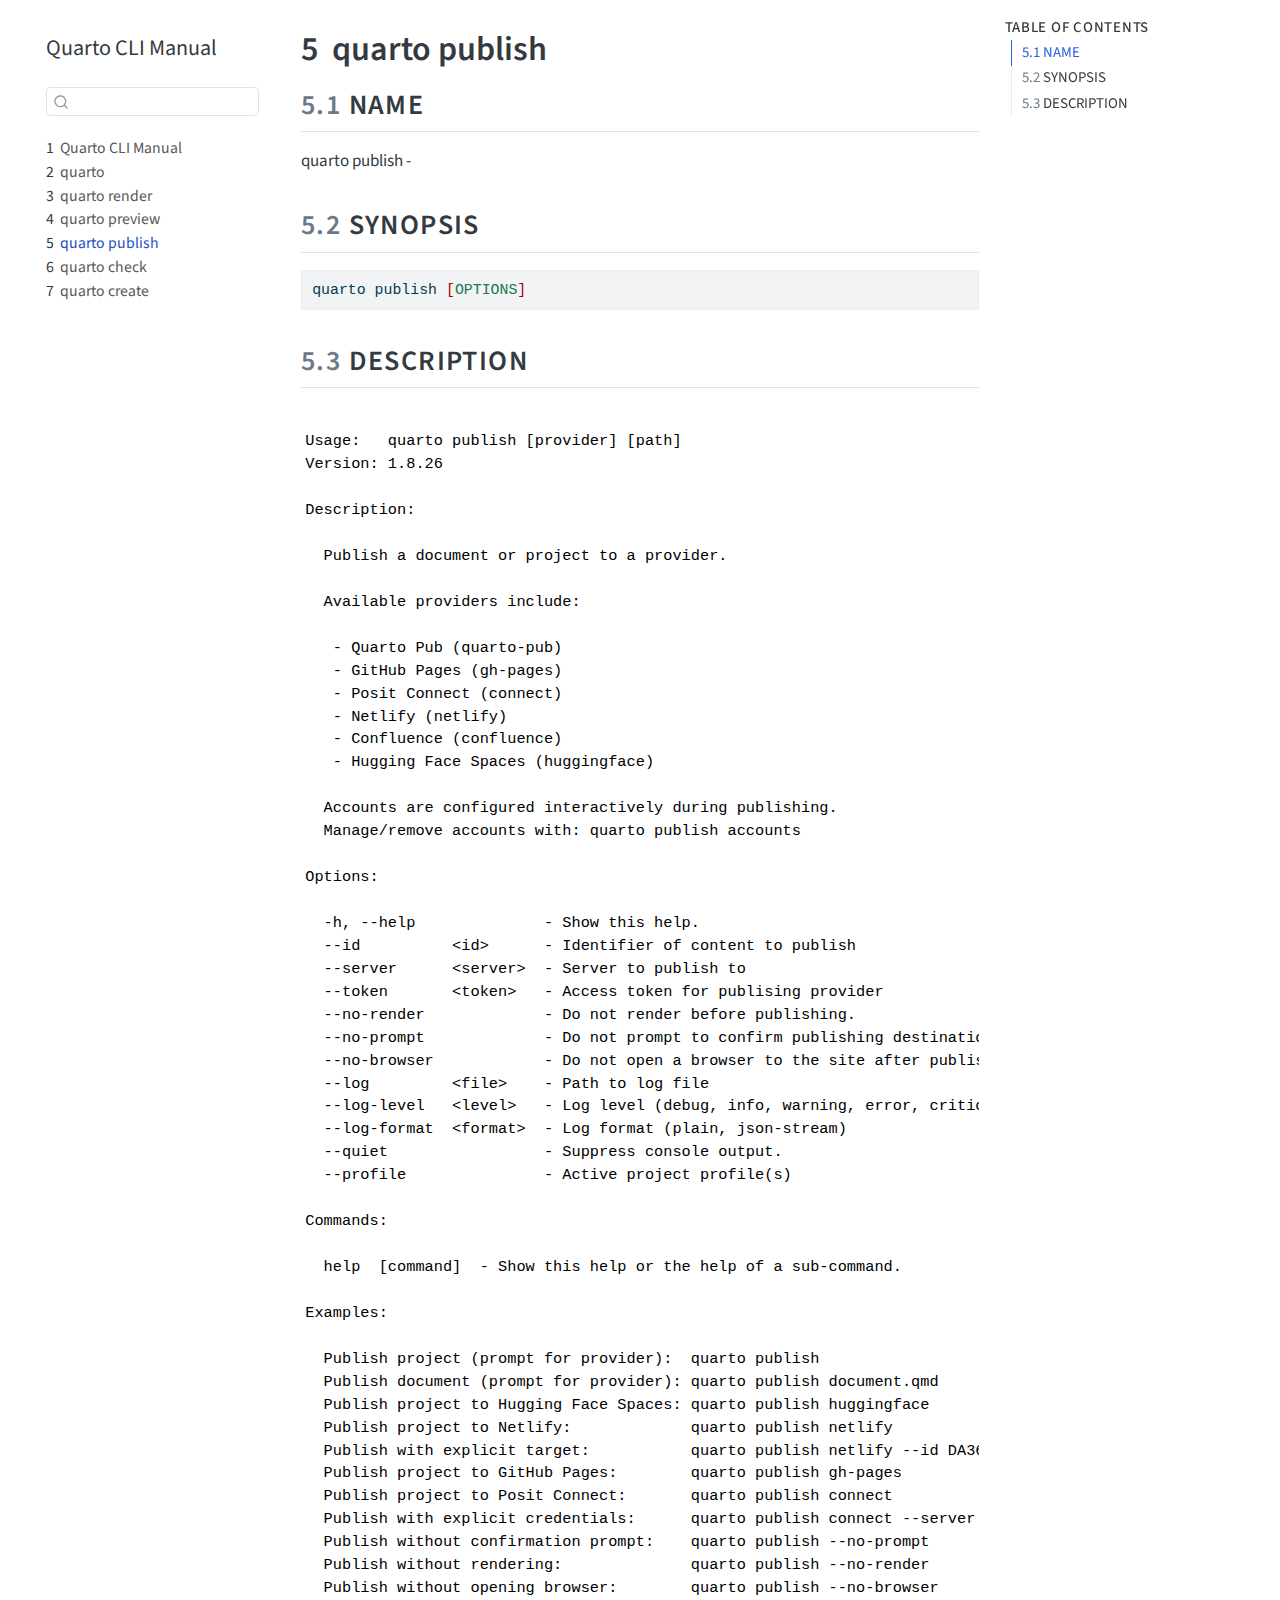
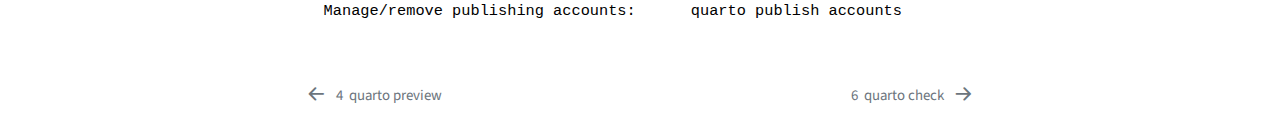
<file: docs/_book/commands/quarto-publish.html>
<!DOCTYPE html>
<html xmlns="http://www.w3.org/1999/xhtml" lang="en" xml:lang="en"><head>

<meta charset="utf-8">
<meta name="generator" content="quarto-1.8.26">

<meta name="viewport" content="width=device-width, initial-scale=1.0, user-scalable=yes">


<title>5&nbsp; quarto publish – Quarto CLI Manual</title>
<style>
code{white-space: pre-wrap;}
span.smallcaps{font-variant: small-caps;}
div.columns{display: flex; gap: min(4vw, 1.5em);}
div.column{flex: auto; overflow-x: auto;}
div.hanging-indent{margin-left: 1.5em; text-indent: -1.5em;}
ul.task-list{list-style: none;}
ul.task-list li input[type="checkbox"] {
  width: 0.8em;
  margin: 0 0.8em 0.2em -1em; /* quarto-specific, see https://github.com/quarto-dev/quarto-cli/issues/4556 */ 
  vertical-align: middle;
}
/* CSS for syntax highlighting */
html { -webkit-text-size-adjust: 100%; }
pre > code.sourceCode { white-space: pre; position: relative; }
pre > code.sourceCode > span { display: inline-block; line-height: 1.25; }
pre > code.sourceCode > span:empty { height: 1.2em; }
.sourceCode { overflow: visible; }
code.sourceCode > span { color: inherit; text-decoration: inherit; }
div.sourceCode { margin: 1em 0; }
pre.sourceCode { margin: 0; }
@media screen {
div.sourceCode { overflow: auto; }
}
@media print {
pre > code.sourceCode { white-space: pre-wrap; }
pre > code.sourceCode > span { text-indent: -5em; padding-left: 5em; }
}
pre.numberSource code
  { counter-reset: source-line 0; }
pre.numberSource code > span
  { position: relative; left: -4em; counter-increment: source-line; }
pre.numberSource code > span > a:first-child::before
  { content: counter(source-line);
    position: relative; left: -1em; text-align: right; vertical-align: baseline;
    border: none; display: inline-block;
    -webkit-touch-callout: none; -webkit-user-select: none;
    -khtml-user-select: none; -moz-user-select: none;
    -ms-user-select: none; user-select: none;
    padding: 0 4px; width: 4em;
  }
pre.numberSource { margin-left: 3em;  padding-left: 4px; }
div.sourceCode
  {   }
@media screen {
pre > code.sourceCode > span > a:first-child::before { text-decoration: underline; }
}
</style>


<script src="../site_libs/quarto-nav/quarto-nav.js"></script>
<script src="../site_libs/quarto-nav/headroom.min.js"></script>
<script src="../site_libs/clipboard/clipboard.min.js"></script>
<script src="../site_libs/quarto-search/autocomplete.umd.js"></script>
<script src="../site_libs/quarto-search/fuse.min.js"></script>
<script src="../site_libs/quarto-search/quarto-search.js"></script>
<meta name="quarto:offset" content="../">
<link href="../commands/quarto-check.html" rel="next">
<link href="../commands/quarto-preview.html" rel="prev">
<script src="../site_libs/quarto-html/quarto.js" type="module"></script>
<script src="../site_libs/quarto-html/tabsets/tabsets.js" type="module"></script>
<script src="../site_libs/quarto-html/axe/axe-check.js" type="module"></script>
<script src="../site_libs/quarto-html/popper.min.js"></script>
<script src="../site_libs/quarto-html/tippy.umd.min.js"></script>
<script src="../site_libs/quarto-html/anchor.min.js"></script>
<link href="../site_libs/quarto-html/tippy.css" rel="stylesheet">
<link href="../site_libs/quarto-html/quarto-syntax-highlighting-587c61ba64f3a5504c4d52d930310e48.css" rel="stylesheet" id="quarto-text-highlighting-styles">
<script src="../site_libs/bootstrap/bootstrap.min.js"></script>
<link href="../site_libs/bootstrap/bootstrap-icons.css" rel="stylesheet">
<link href="../site_libs/bootstrap/bootstrap-81f4e0afb081e06e81c4a64780ea28a8.min.css" rel="stylesheet" append-hash="true" id="quarto-bootstrap" data-mode="light">
<script id="quarto-search-options" type="application/json">{
  "location": "sidebar",
  "copy-button": false,
  "collapse-after": 3,
  "panel-placement": "start",
  "type": "textbox",
  "limit": 50,
  "keyboard-shortcut": [
    "f",
    "/",
    "s"
  ],
  "show-item-context": false,
  "language": {
    "search-no-results-text": "No results",
    "search-matching-documents-text": "matching documents",
    "search-copy-link-title": "Copy link to search",
    "search-hide-matches-text": "Hide additional matches",
    "search-more-match-text": "more match in this document",
    "search-more-matches-text": "more matches in this document",
    "search-clear-button-title": "Clear",
    "search-text-placeholder": "",
    "search-detached-cancel-button-title": "Cancel",
    "search-submit-button-title": "Submit",
    "search-label": "Search"
  }
}</script>


<link rel="stylesheet" href="../man.css">
</head>

<body class="nav-sidebar floating quarto-light">

<div id="quarto-search-results"></div>
  <header id="quarto-header" class="headroom fixed-top">
  <nav class="quarto-secondary-nav">
    <div class="container-fluid d-flex">
      <button type="button" class="quarto-btn-toggle btn" data-bs-toggle="collapse" role="button" data-bs-target=".quarto-sidebar-collapse-item" aria-controls="quarto-sidebar" aria-expanded="false" aria-label="Toggle sidebar navigation" onclick="if (window.quartoToggleHeadroom) { window.quartoToggleHeadroom(); }">
        <i class="bi bi-layout-text-sidebar-reverse"></i>
      </button>
        <nav class="quarto-page-breadcrumbs" aria-label="breadcrumb"><ol class="breadcrumb"><li class="breadcrumb-item"><a href="../commands/quarto-publish.html"><span class="chapter-number">5</span>&nbsp; <span class="chapter-title">quarto publish</span></a></li></ol></nav>
        <a class="flex-grow-1" role="navigation" data-bs-toggle="collapse" data-bs-target=".quarto-sidebar-collapse-item" aria-controls="quarto-sidebar" aria-expanded="false" aria-label="Toggle sidebar navigation" onclick="if (window.quartoToggleHeadroom) { window.quartoToggleHeadroom(); }">      
        </a>
      <button type="button" class="btn quarto-search-button" aria-label="Search" onclick="window.quartoOpenSearch();">
        <i class="bi bi-search"></i>
      </button>
    </div>
  </nav>
</header>
<!-- content -->
<div id="quarto-content" class="quarto-container page-columns page-rows-contents page-layout-article">
<!-- sidebar -->
  <nav id="quarto-sidebar" class="sidebar collapse collapse-horizontal quarto-sidebar-collapse-item sidebar-navigation floating overflow-auto">
    <div class="pt-lg-2 mt-2 text-left sidebar-header">
    <div class="sidebar-title mb-0 py-0">
      <a href="../">Quarto CLI Manual</a> 
    </div>
      </div>
        <div class="mt-2 flex-shrink-0 align-items-center">
        <div class="sidebar-search">
        <div id="quarto-search" class="" title="Search"></div>
        </div>
        </div>
    <div class="sidebar-menu-container"> 
    <ul class="list-unstyled mt-1">
        <li class="sidebar-item">
  <div class="sidebar-item-container"> 
  <a href="../index.html" class="sidebar-item-text sidebar-link">
 <span class="menu-text"><span class="chapter-number">1</span>&nbsp; <span class="chapter-title">Quarto CLI Manual</span></span></a>
  </div>
</li>
        <li class="sidebar-item">
  <div class="sidebar-item-container"> 
  <a href="../commands/quarto.html" class="sidebar-item-text sidebar-link">
 <span class="menu-text"><span class="chapter-number">2</span>&nbsp; <span class="chapter-title">quarto</span></span></a>
  </div>
</li>
        <li class="sidebar-item">
  <div class="sidebar-item-container"> 
  <a href="../commands/quarto-render.html" class="sidebar-item-text sidebar-link">
 <span class="menu-text"><span class="chapter-number">3</span>&nbsp; <span class="chapter-title">quarto render</span></span></a>
  </div>
</li>
        <li class="sidebar-item">
  <div class="sidebar-item-container"> 
  <a href="../commands/quarto-preview.html" class="sidebar-item-text sidebar-link">
 <span class="menu-text"><span class="chapter-number">4</span>&nbsp; <span class="chapter-title">quarto preview</span></span></a>
  </div>
</li>
        <li class="sidebar-item">
  <div class="sidebar-item-container"> 
  <a href="../commands/quarto-publish.html" class="sidebar-item-text sidebar-link active">
 <span class="menu-text"><span class="chapter-number">5</span>&nbsp; <span class="chapter-title">quarto publish</span></span></a>
  </div>
</li>
        <li class="sidebar-item">
  <div class="sidebar-item-container"> 
  <a href="../commands/quarto-check.html" class="sidebar-item-text sidebar-link">
 <span class="menu-text"><span class="chapter-number">6</span>&nbsp; <span class="chapter-title">quarto check</span></span></a>
  </div>
</li>
        <li class="sidebar-item">
  <div class="sidebar-item-container"> 
  <a href="../commands/quarto-create.html" class="sidebar-item-text sidebar-link">
 <span class="menu-text"><span class="chapter-number">7</span>&nbsp; <span class="chapter-title">quarto create</span></span></a>
  </div>
</li>
    </ul>
    </div>
</nav>
<div id="quarto-sidebar-glass" class="quarto-sidebar-collapse-item" data-bs-toggle="collapse" data-bs-target=".quarto-sidebar-collapse-item"></div>
<!-- margin-sidebar -->
    <div id="quarto-margin-sidebar" class="sidebar margin-sidebar">
        <nav id="TOC" role="doc-toc" class="toc-active">
    <h2 id="toc-title">Table of contents</h2>
   
  <ul>
  <li><a href="#name" id="toc-name" class="nav-link active" data-scroll-target="#name"><span class="header-section-number">5.1</span> NAME</a></li>
  <li><a href="#synopsis" id="toc-synopsis" class="nav-link" data-scroll-target="#synopsis"><span class="header-section-number">5.2</span> SYNOPSIS</a></li>
  <li><a href="#description" id="toc-description" class="nav-link" data-scroll-target="#description"><span class="header-section-number">5.3</span> DESCRIPTION</a></li>
  </ul>
</nav>
    </div>
<!-- main -->
<main class="content" id="quarto-document-content">

<header id="title-block-header" class="quarto-title-block default">
<div class="quarto-title">
<h1 class="title"><span class="chapter-number">5</span>&nbsp; <span class="chapter-title">quarto publish</span></h1>
</div>



<div class="quarto-title-meta">

    
  
    
  </div>
  


</header>


<section id="name" class="level2" data-number="5.1">
<h2 data-number="5.1" class="anchored" data-anchor-id="name"><span class="header-section-number">5.1</span> NAME</h2>
<p>quarto publish -</p>
</section>
<section id="synopsis" class="level2" data-number="5.2">
<h2 data-number="5.2" class="anchored" data-anchor-id="synopsis"><span class="header-section-number">5.2</span> SYNOPSIS</h2>
<div class="code-copy-outer-scaffold"><div class="sourceCode" id="cb1"><pre class="sourceCode bash code-with-copy"><code class="sourceCode bash"><span id="cb1-1"><a href="#cb1-1" aria-hidden="true" tabindex="-1"></a><span class="ex">quarto</span> publish <span class="pp">[</span><span class="ss">OPTIONS</span><span class="pp">]</span></span></code></pre></div><button title="Copy to Clipboard" class="code-copy-button"><i class="bi"></i></button></div>
</section>
<section id="description" class="level2" data-number="5.3">
<h2 data-number="5.3" class="anchored" data-anchor-id="description"><span class="header-section-number">5.3</span> DESCRIPTION</h2>
<pre><code>
Usage:   quarto publish [provider] [path]
Version: 1.8.26                          

Description:

  Publish a document or project to a provider.            
                                                          
  Available providers include:                            
                                                          
   - Quarto Pub (quarto-pub)                              
   - GitHub Pages (gh-pages)                              
   - Posit Connect (connect)                              
   - Netlify (netlify)                                    
   - Confluence (confluence)                              
   - Hugging Face Spaces (huggingface)                    
                                                          
  Accounts are configured interactively during publishing.
  Manage/remove accounts with: quarto publish accounts    

Options:

  -h, --help              - Show this help.                                     
  --id          &lt;id&gt;      - Identifier of content to publish                    
  --server      &lt;server&gt;  - Server to publish to                                
  --token       &lt;token&gt;   - Access token for publising provider                 
  --no-render             - Do not render before publishing.                    
  --no-prompt             - Do not prompt to confirm publishing destination     
  --no-browser            - Do not open a browser to the site after publishing  
  --log         &lt;file&gt;    - Path to log file                                    
  --log-level   &lt;level&gt;   - Log level (debug, info, warning, error, critical)   
  --log-format  &lt;format&gt;  - Log format (plain, json-stream)                     
  --quiet                 - Suppress console output.                            
  --profile               - Active project profile(s)                           

Commands:

  help  [command]  - Show this help or the help of a sub-command.

Examples:

  Publish project (prompt for provider):  quarto publish                                                  
  Publish document (prompt for provider): quarto publish document.qmd                                     
  Publish project to Hugging Face Spaces: quarto publish huggingface                                      
  Publish project to Netlify:             quarto publish netlify                                          
  Publish with explicit target:           quarto publish netlify --id DA36416-F950-4647-815C-01A24233E294 
  Publish project to GitHub Pages:        quarto publish gh-pages                                         
  Publish project to Posit Connect:       quarto publish connect                                          
  Publish with explicit credentials:      quarto publish connect --server example.com --token 01A24233E294
  Publish without confirmation prompt:    quarto publish --no-prompt                                      
  Publish without rendering:              quarto publish --no-render                                      
  Publish without opening browser:        quarto publish --no-browser                                     
  Manage/remove publishing accounts:      quarto publish accounts                                         </code></pre>


</section>

</main> <!-- /main -->
<script id="quarto-html-after-body" type="application/javascript">
  window.document.addEventListener("DOMContentLoaded", function (event) {
    const icon = "";
    const anchorJS = new window.AnchorJS();
    anchorJS.options = {
      placement: 'right',
      icon: icon
    };
    anchorJS.add('.anchored');
    const isCodeAnnotation = (el) => {
      for (const clz of el.classList) {
        if (clz.startsWith('code-annotation-')) {                     
          return true;
        }
      }
      return false;
    }
    const onCopySuccess = function(e) {
      // button target
      const button = e.trigger;
      // don't keep focus
      button.blur();
      // flash "checked"
      button.classList.add('code-copy-button-checked');
      var currentTitle = button.getAttribute("title");
      button.setAttribute("title", "Copied!");
      let tooltip;
      if (window.bootstrap) {
        button.setAttribute("data-bs-toggle", "tooltip");
        button.setAttribute("data-bs-placement", "left");
        button.setAttribute("data-bs-title", "Copied!");
        tooltip = new bootstrap.Tooltip(button, 
          { trigger: "manual", 
            customClass: "code-copy-button-tooltip",
            offset: [0, -8]});
        tooltip.show();    
      }
      setTimeout(function() {
        if (tooltip) {
          tooltip.hide();
          button.removeAttribute("data-bs-title");
          button.removeAttribute("data-bs-toggle");
          button.removeAttribute("data-bs-placement");
        }
        button.setAttribute("title", currentTitle);
        button.classList.remove('code-copy-button-checked');
      }, 1000);
      // clear code selection
      e.clearSelection();
    }
    const getTextToCopy = function(trigger) {
      const outerScaffold = trigger.parentElement.cloneNode(true);
      const codeEl = outerScaffold.querySelector('code');
      for (const childEl of codeEl.children) {
        if (isCodeAnnotation(childEl)) {
          childEl.remove();
        }
      }
      return codeEl.innerText;
    }
    const clipboard = new window.ClipboardJS('.code-copy-button:not([data-in-quarto-modal])', {
      text: getTextToCopy
    });
    clipboard.on('success', onCopySuccess);
    if (window.document.getElementById('quarto-embedded-source-code-modal')) {
      const clipboardModal = new window.ClipboardJS('.code-copy-button[data-in-quarto-modal]', {
        text: getTextToCopy,
        container: window.document.getElementById('quarto-embedded-source-code-modal')
      });
      clipboardModal.on('success', onCopySuccess);
    }
      var localhostRegex = new RegExp(/^(?:http|https):\/\/localhost\:?[0-9]*\//);
      var mailtoRegex = new RegExp(/^mailto:/);
        var filterRegex = new RegExp('/' + window.location.host + '/');
      var isInternal = (href) => {
          return filterRegex.test(href) || localhostRegex.test(href) || mailtoRegex.test(href);
      }
      // Inspect non-navigation links and adorn them if external
     var links = window.document.querySelectorAll('a[href]:not(.nav-link):not(.navbar-brand):not(.toc-action):not(.sidebar-link):not(.sidebar-item-toggle):not(.pagination-link):not(.no-external):not([aria-hidden]):not(.dropdown-item):not(.quarto-navigation-tool):not(.about-link)');
      for (var i=0; i<links.length; i++) {
        const link = links[i];
        if (!isInternal(link.href)) {
          // undo the damage that might have been done by quarto-nav.js in the case of
          // links that we want to consider external
          if (link.dataset.originalHref !== undefined) {
            link.href = link.dataset.originalHref;
          }
        }
      }
    function tippyHover(el, contentFn, onTriggerFn, onUntriggerFn) {
      const config = {
        allowHTML: true,
        maxWidth: 500,
        delay: 100,
        arrow: false,
        appendTo: function(el) {
            return el.parentElement;
        },
        interactive: true,
        interactiveBorder: 10,
        theme: 'quarto',
        placement: 'bottom-start',
      };
      if (contentFn) {
        config.content = contentFn;
      }
      if (onTriggerFn) {
        config.onTrigger = onTriggerFn;
      }
      if (onUntriggerFn) {
        config.onUntrigger = onUntriggerFn;
      }
      window.tippy(el, config); 
    }
    const noterefs = window.document.querySelectorAll('a[role="doc-noteref"]');
    for (var i=0; i<noterefs.length; i++) {
      const ref = noterefs[i];
      tippyHover(ref, function() {
        // use id or data attribute instead here
        let href = ref.getAttribute('data-footnote-href') || ref.getAttribute('href');
        try { href = new URL(href).hash; } catch {}
        const id = href.replace(/^#\/?/, "");
        const note = window.document.getElementById(id);
        if (note) {
          return note.innerHTML;
        } else {
          return "";
        }
      });
    }
    const xrefs = window.document.querySelectorAll('a.quarto-xref');
    const processXRef = (id, note) => {
      // Strip column container classes
      const stripColumnClz = (el) => {
        el.classList.remove("page-full", "page-columns");
        if (el.children) {
          for (const child of el.children) {
            stripColumnClz(child);
          }
        }
      }
      stripColumnClz(note)
      if (id === null || id.startsWith('sec-')) {
        // Special case sections, only their first couple elements
        const container = document.createElement("div");
        if (note.children && note.children.length > 2) {
          container.appendChild(note.children[0].cloneNode(true));
          for (let i = 1; i < note.children.length; i++) {
            const child = note.children[i];
            if (child.tagName === "P" && child.innerText === "") {
              continue;
            } else {
              container.appendChild(child.cloneNode(true));
              break;
            }
          }
          if (window.Quarto?.typesetMath) {
            window.Quarto.typesetMath(container);
          }
          return container.innerHTML
        } else {
          if (window.Quarto?.typesetMath) {
            window.Quarto.typesetMath(note);
          }
          return note.innerHTML;
        }
      } else {
        // Remove any anchor links if they are present
        const anchorLink = note.querySelector('a.anchorjs-link');
        if (anchorLink) {
          anchorLink.remove();
        }
        if (window.Quarto?.typesetMath) {
          window.Quarto.typesetMath(note);
        }
        if (note.classList.contains("callout")) {
          return note.outerHTML;
        } else {
          return note.innerHTML;
        }
      }
    }
    for (var i=0; i<xrefs.length; i++) {
      const xref = xrefs[i];
      tippyHover(xref, undefined, function(instance) {
        instance.disable();
        let url = xref.getAttribute('href');
        let hash = undefined; 
        if (url.startsWith('#')) {
          hash = url;
        } else {
          try { hash = new URL(url).hash; } catch {}
        }
        if (hash) {
          const id = hash.replace(/^#\/?/, "");
          const note = window.document.getElementById(id);
          if (note !== null) {
            try {
              const html = processXRef(id, note.cloneNode(true));
              instance.setContent(html);
            } finally {
              instance.enable();
              instance.show();
            }
          } else {
            // See if we can fetch this
            fetch(url.split('#')[0])
            .then(res => res.text())
            .then(html => {
              const parser = new DOMParser();
              const htmlDoc = parser.parseFromString(html, "text/html");
              const note = htmlDoc.getElementById(id);
              if (note !== null) {
                const html = processXRef(id, note);
                instance.setContent(html);
              } 
            }).finally(() => {
              instance.enable();
              instance.show();
            });
          }
        } else {
          // See if we can fetch a full url (with no hash to target)
          // This is a special case and we should probably do some content thinning / targeting
          fetch(url)
          .then(res => res.text())
          .then(html => {
            const parser = new DOMParser();
            const htmlDoc = parser.parseFromString(html, "text/html");
            const note = htmlDoc.querySelector('main.content');
            if (note !== null) {
              // This should only happen for chapter cross references
              // (since there is no id in the URL)
              // remove the first header
              if (note.children.length > 0 && note.children[0].tagName === "HEADER") {
                note.children[0].remove();
              }
              const html = processXRef(null, note);
              instance.setContent(html);
            } 
          }).finally(() => {
            instance.enable();
            instance.show();
          });
        }
      }, function(instance) {
      });
    }
        let selectedAnnoteEl;
        const selectorForAnnotation = ( cell, annotation) => {
          let cellAttr = 'data-code-cell="' + cell + '"';
          let lineAttr = 'data-code-annotation="' +  annotation + '"';
          const selector = 'span[' + cellAttr + '][' + lineAttr + ']';
          return selector;
        }
        const selectCodeLines = (annoteEl) => {
          const doc = window.document;
          const targetCell = annoteEl.getAttribute("data-target-cell");
          const targetAnnotation = annoteEl.getAttribute("data-target-annotation");
          const annoteSpan = window.document.querySelector(selectorForAnnotation(targetCell, targetAnnotation));
          const lines = annoteSpan.getAttribute("data-code-lines").split(",");
          const lineIds = lines.map((line) => {
            return targetCell + "-" + line;
          })
          let top = null;
          let height = null;
          let parent = null;
          if (lineIds.length > 0) {
              //compute the position of the single el (top and bottom and make a div)
              const el = window.document.getElementById(lineIds[0]);
              top = el.offsetTop;
              height = el.offsetHeight;
              parent = el.parentElement.parentElement;
            if (lineIds.length > 1) {
              const lastEl = window.document.getElementById(lineIds[lineIds.length - 1]);
              const bottom = lastEl.offsetTop + lastEl.offsetHeight;
              height = bottom - top;
            }
            if (top !== null && height !== null && parent !== null) {
              // cook up a div (if necessary) and position it 
              let div = window.document.getElementById("code-annotation-line-highlight");
              if (div === null) {
                div = window.document.createElement("div");
                div.setAttribute("id", "code-annotation-line-highlight");
                div.style.position = 'absolute';
                parent.appendChild(div);
              }
              div.style.top = top - 2 + "px";
              div.style.height = height + 4 + "px";
              div.style.left = 0;
              let gutterDiv = window.document.getElementById("code-annotation-line-highlight-gutter");
              if (gutterDiv === null) {
                gutterDiv = window.document.createElement("div");
                gutterDiv.setAttribute("id", "code-annotation-line-highlight-gutter");
                gutterDiv.style.position = 'absolute';
                const codeCell = window.document.getElementById(targetCell);
                const gutter = codeCell.querySelector('.code-annotation-gutter');
                gutter.appendChild(gutterDiv);
              }
              gutterDiv.style.top = top - 2 + "px";
              gutterDiv.style.height = height + 4 + "px";
            }
            selectedAnnoteEl = annoteEl;
          }
        };
        const unselectCodeLines = () => {
          const elementsIds = ["code-annotation-line-highlight", "code-annotation-line-highlight-gutter"];
          elementsIds.forEach((elId) => {
            const div = window.document.getElementById(elId);
            if (div) {
              div.remove();
            }
          });
          selectedAnnoteEl = undefined;
        };
          // Handle positioning of the toggle
      window.addEventListener(
        "resize",
        throttle(() => {
          elRect = undefined;
          if (selectedAnnoteEl) {
            selectCodeLines(selectedAnnoteEl);
          }
        }, 10)
      );
      function throttle(fn, ms) {
      let throttle = false;
      let timer;
        return (...args) => {
          if(!throttle) { // first call gets through
              fn.apply(this, args);
              throttle = true;
          } else { // all the others get throttled
              if(timer) clearTimeout(timer); // cancel #2
              timer = setTimeout(() => {
                fn.apply(this, args);
                timer = throttle = false;
              }, ms);
          }
        };
      }
        // Attach click handler to the DT
        const annoteDls = window.document.querySelectorAll('dt[data-target-cell]');
        for (const annoteDlNode of annoteDls) {
          annoteDlNode.addEventListener('click', (event) => {
            const clickedEl = event.target;
            if (clickedEl !== selectedAnnoteEl) {
              unselectCodeLines();
              const activeEl = window.document.querySelector('dt[data-target-cell].code-annotation-active');
              if (activeEl) {
                activeEl.classList.remove('code-annotation-active');
              }
              selectCodeLines(clickedEl);
              clickedEl.classList.add('code-annotation-active');
            } else {
              // Unselect the line
              unselectCodeLines();
              clickedEl.classList.remove('code-annotation-active');
            }
          });
        }
    const findCites = (el) => {
      const parentEl = el.parentElement;
      if (parentEl) {
        const cites = parentEl.dataset.cites;
        if (cites) {
          return {
            el,
            cites: cites.split(' ')
          };
        } else {
          return findCites(el.parentElement)
        }
      } else {
        return undefined;
      }
    };
    var bibliorefs = window.document.querySelectorAll('a[role="doc-biblioref"]');
    for (var i=0; i<bibliorefs.length; i++) {
      const ref = bibliorefs[i];
      const citeInfo = findCites(ref);
      if (citeInfo) {
        tippyHover(citeInfo.el, function() {
          var popup = window.document.createElement('div');
          citeInfo.cites.forEach(function(cite) {
            var citeDiv = window.document.createElement('div');
            citeDiv.classList.add('hanging-indent');
            citeDiv.classList.add('csl-entry');
            var biblioDiv = window.document.getElementById('ref-' + cite);
            if (biblioDiv) {
              citeDiv.innerHTML = biblioDiv.innerHTML;
            }
            popup.appendChild(citeDiv);
          });
          return popup.innerHTML;
        });
      }
    }
  });
  </script>
<nav class="page-navigation">
  <div class="nav-page nav-page-previous">
      <a href="../commands/quarto-preview.html" class="pagination-link" aria-label="quarto preview">
        <i class="bi bi-arrow-left-short"></i> <span class="nav-page-text"><span class="chapter-number">4</span>&nbsp; <span class="chapter-title">quarto preview</span></span>
      </a>          
  </div>
  <div class="nav-page nav-page-next">
      <a href="../commands/quarto-check.html" class="pagination-link" aria-label="quarto check">
        <span class="nav-page-text"><span class="chapter-number">6</span>&nbsp; <span class="chapter-title">quarto check</span></span> <i class="bi bi-arrow-right-short"></i>
      </a>
  </div>
</nav>
</div> <!-- /content -->




</body></html>
</file>
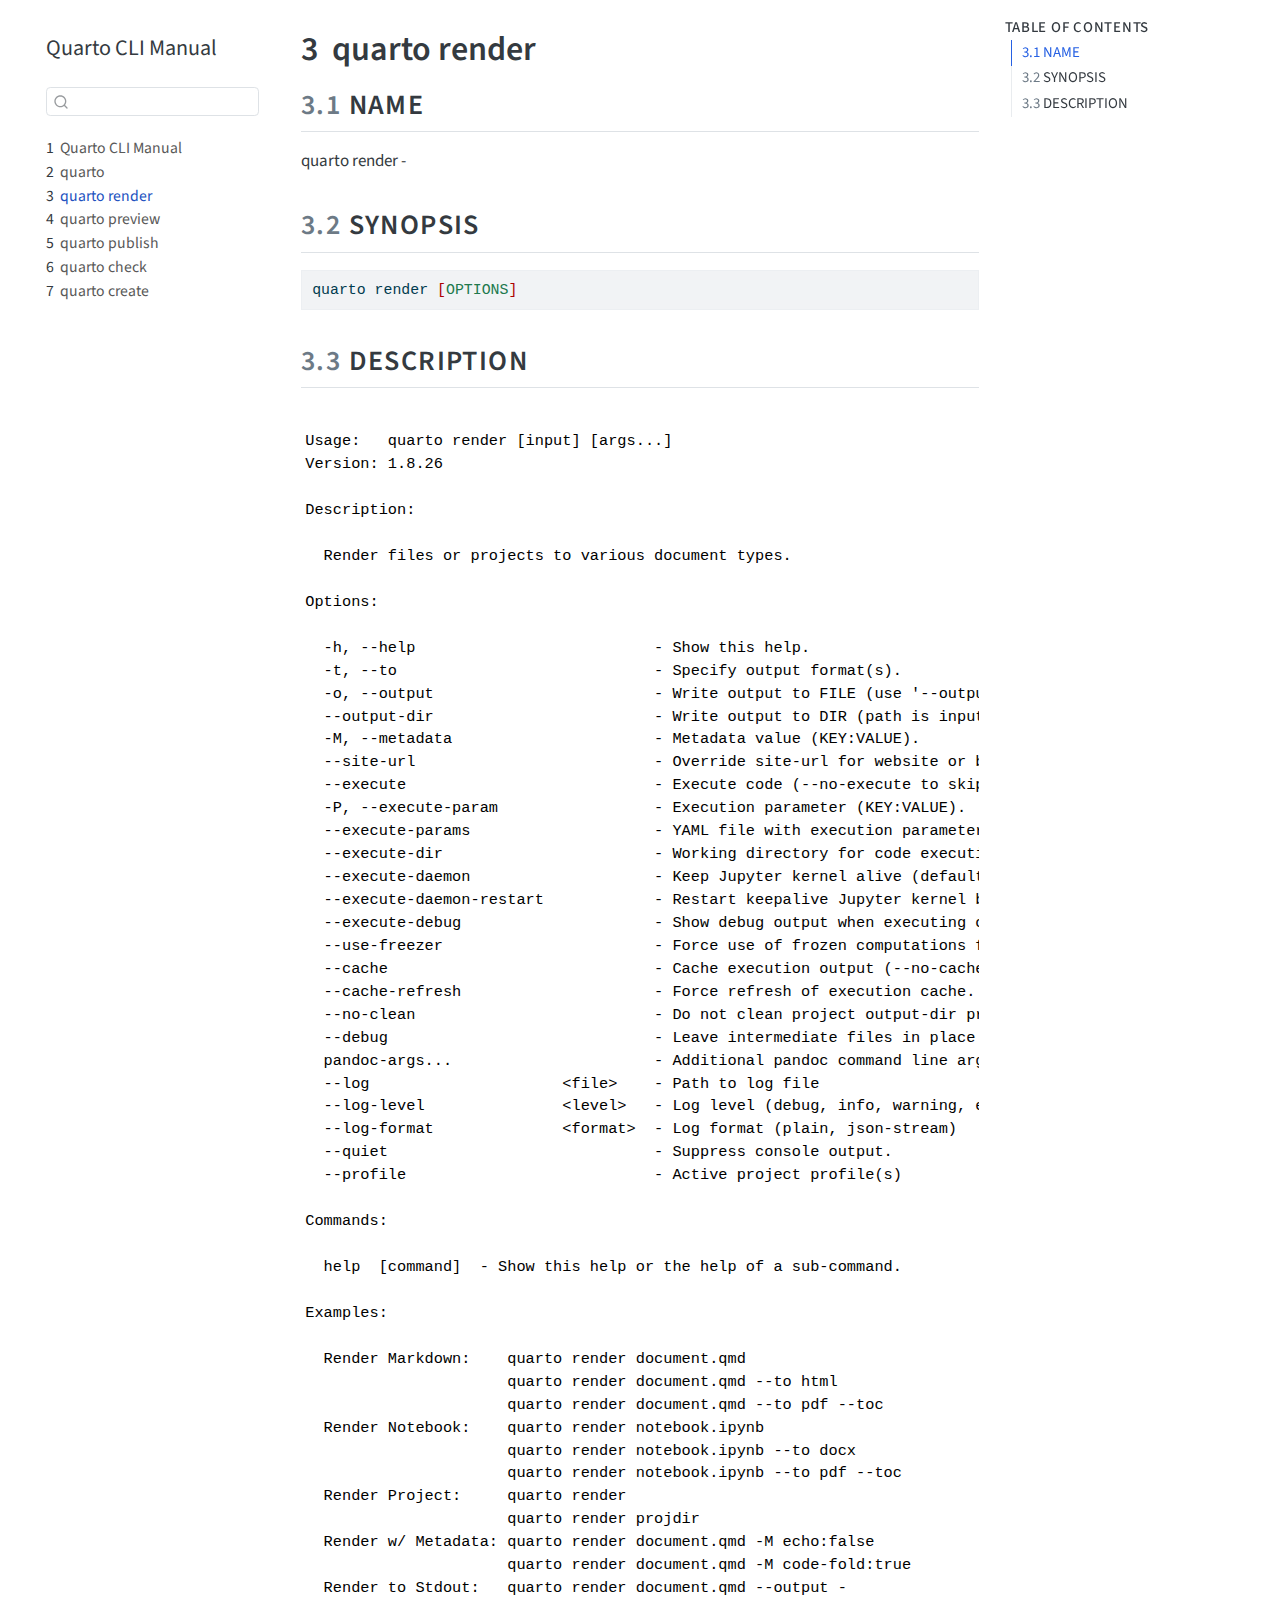
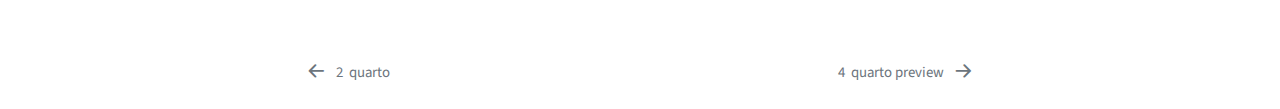
<file: docs/_book/commands/quarto-render.html>
<!DOCTYPE html>
<html xmlns="http://www.w3.org/1999/xhtml" lang="en" xml:lang="en"><head>

<meta charset="utf-8">
<meta name="generator" content="quarto-1.8.26">

<meta name="viewport" content="width=device-width, initial-scale=1.0, user-scalable=yes">


<title>3&nbsp; quarto render – Quarto CLI Manual</title>
<style>
code{white-space: pre-wrap;}
span.smallcaps{font-variant: small-caps;}
div.columns{display: flex; gap: min(4vw, 1.5em);}
div.column{flex: auto; overflow-x: auto;}
div.hanging-indent{margin-left: 1.5em; text-indent: -1.5em;}
ul.task-list{list-style: none;}
ul.task-list li input[type="checkbox"] {
  width: 0.8em;
  margin: 0 0.8em 0.2em -1em; /* quarto-specific, see https://github.com/quarto-dev/quarto-cli/issues/4556 */ 
  vertical-align: middle;
}
/* CSS for syntax highlighting */
html { -webkit-text-size-adjust: 100%; }
pre > code.sourceCode { white-space: pre; position: relative; }
pre > code.sourceCode > span { display: inline-block; line-height: 1.25; }
pre > code.sourceCode > span:empty { height: 1.2em; }
.sourceCode { overflow: visible; }
code.sourceCode > span { color: inherit; text-decoration: inherit; }
div.sourceCode { margin: 1em 0; }
pre.sourceCode { margin: 0; }
@media screen {
div.sourceCode { overflow: auto; }
}
@media print {
pre > code.sourceCode { white-space: pre-wrap; }
pre > code.sourceCode > span { text-indent: -5em; padding-left: 5em; }
}
pre.numberSource code
  { counter-reset: source-line 0; }
pre.numberSource code > span
  { position: relative; left: -4em; counter-increment: source-line; }
pre.numberSource code > span > a:first-child::before
  { content: counter(source-line);
    position: relative; left: -1em; text-align: right; vertical-align: baseline;
    border: none; display: inline-block;
    -webkit-touch-callout: none; -webkit-user-select: none;
    -khtml-user-select: none; -moz-user-select: none;
    -ms-user-select: none; user-select: none;
    padding: 0 4px; width: 4em;
  }
pre.numberSource { margin-left: 3em;  padding-left: 4px; }
div.sourceCode
  {   }
@media screen {
pre > code.sourceCode > span > a:first-child::before { text-decoration: underline; }
}
</style>


<script src="../site_libs/quarto-nav/quarto-nav.js"></script>
<script src="../site_libs/quarto-nav/headroom.min.js"></script>
<script src="../site_libs/clipboard/clipboard.min.js"></script>
<script src="../site_libs/quarto-search/autocomplete.umd.js"></script>
<script src="../site_libs/quarto-search/fuse.min.js"></script>
<script src="../site_libs/quarto-search/quarto-search.js"></script>
<meta name="quarto:offset" content="../">
<link href="../commands/quarto-preview.html" rel="next">
<link href="../commands/quarto.html" rel="prev">
<script src="../site_libs/quarto-html/quarto.js" type="module"></script>
<script src="../site_libs/quarto-html/tabsets/tabsets.js" type="module"></script>
<script src="../site_libs/quarto-html/axe/axe-check.js" type="module"></script>
<script src="../site_libs/quarto-html/popper.min.js"></script>
<script src="../site_libs/quarto-html/tippy.umd.min.js"></script>
<script src="../site_libs/quarto-html/anchor.min.js"></script>
<link href="../site_libs/quarto-html/tippy.css" rel="stylesheet">
<link href="../site_libs/quarto-html/quarto-syntax-highlighting-587c61ba64f3a5504c4d52d930310e48.css" rel="stylesheet" id="quarto-text-highlighting-styles">
<script src="../site_libs/bootstrap/bootstrap.min.js"></script>
<link href="../site_libs/bootstrap/bootstrap-icons.css" rel="stylesheet">
<link href="../site_libs/bootstrap/bootstrap-81f4e0afb081e06e81c4a64780ea28a8.min.css" rel="stylesheet" append-hash="true" id="quarto-bootstrap" data-mode="light">
<script id="quarto-search-options" type="application/json">{
  "location": "sidebar",
  "copy-button": false,
  "collapse-after": 3,
  "panel-placement": "start",
  "type": "textbox",
  "limit": 50,
  "keyboard-shortcut": [
    "f",
    "/",
    "s"
  ],
  "show-item-context": false,
  "language": {
    "search-no-results-text": "No results",
    "search-matching-documents-text": "matching documents",
    "search-copy-link-title": "Copy link to search",
    "search-hide-matches-text": "Hide additional matches",
    "search-more-match-text": "more match in this document",
    "search-more-matches-text": "more matches in this document",
    "search-clear-button-title": "Clear",
    "search-text-placeholder": "",
    "search-detached-cancel-button-title": "Cancel",
    "search-submit-button-title": "Submit",
    "search-label": "Search"
  }
}</script>


<link rel="stylesheet" href="../man.css">
</head>

<body class="nav-sidebar floating quarto-light">

<div id="quarto-search-results"></div>
  <header id="quarto-header" class="headroom fixed-top">
  <nav class="quarto-secondary-nav">
    <div class="container-fluid d-flex">
      <button type="button" class="quarto-btn-toggle btn" data-bs-toggle="collapse" role="button" data-bs-target=".quarto-sidebar-collapse-item" aria-controls="quarto-sidebar" aria-expanded="false" aria-label="Toggle sidebar navigation" onclick="if (window.quartoToggleHeadroom) { window.quartoToggleHeadroom(); }">
        <i class="bi bi-layout-text-sidebar-reverse"></i>
      </button>
        <nav class="quarto-page-breadcrumbs" aria-label="breadcrumb"><ol class="breadcrumb"><li class="breadcrumb-item"><a href="../commands/quarto-render.html"><span class="chapter-number">3</span>&nbsp; <span class="chapter-title">quarto render</span></a></li></ol></nav>
        <a class="flex-grow-1" role="navigation" data-bs-toggle="collapse" data-bs-target=".quarto-sidebar-collapse-item" aria-controls="quarto-sidebar" aria-expanded="false" aria-label="Toggle sidebar navigation" onclick="if (window.quartoToggleHeadroom) { window.quartoToggleHeadroom(); }">      
        </a>
      <button type="button" class="btn quarto-search-button" aria-label="Search" onclick="window.quartoOpenSearch();">
        <i class="bi bi-search"></i>
      </button>
    </div>
  </nav>
</header>
<!-- content -->
<div id="quarto-content" class="quarto-container page-columns page-rows-contents page-layout-article">
<!-- sidebar -->
  <nav id="quarto-sidebar" class="sidebar collapse collapse-horizontal quarto-sidebar-collapse-item sidebar-navigation floating overflow-auto">
    <div class="pt-lg-2 mt-2 text-left sidebar-header">
    <div class="sidebar-title mb-0 py-0">
      <a href="../">Quarto CLI Manual</a> 
    </div>
      </div>
        <div class="mt-2 flex-shrink-0 align-items-center">
        <div class="sidebar-search">
        <div id="quarto-search" class="" title="Search"></div>
        </div>
        </div>
    <div class="sidebar-menu-container"> 
    <ul class="list-unstyled mt-1">
        <li class="sidebar-item">
  <div class="sidebar-item-container"> 
  <a href="../index.html" class="sidebar-item-text sidebar-link">
 <span class="menu-text"><span class="chapter-number">1</span>&nbsp; <span class="chapter-title">Quarto CLI Manual</span></span></a>
  </div>
</li>
        <li class="sidebar-item">
  <div class="sidebar-item-container"> 
  <a href="../commands/quarto.html" class="sidebar-item-text sidebar-link">
 <span class="menu-text"><span class="chapter-number">2</span>&nbsp; <span class="chapter-title">quarto</span></span></a>
  </div>
</li>
        <li class="sidebar-item">
  <div class="sidebar-item-container"> 
  <a href="../commands/quarto-render.html" class="sidebar-item-text sidebar-link active">
 <span class="menu-text"><span class="chapter-number">3</span>&nbsp; <span class="chapter-title">quarto render</span></span></a>
  </div>
</li>
        <li class="sidebar-item">
  <div class="sidebar-item-container"> 
  <a href="../commands/quarto-preview.html" class="sidebar-item-text sidebar-link">
 <span class="menu-text"><span class="chapter-number">4</span>&nbsp; <span class="chapter-title">quarto preview</span></span></a>
  </div>
</li>
        <li class="sidebar-item">
  <div class="sidebar-item-container"> 
  <a href="../commands/quarto-publish.html" class="sidebar-item-text sidebar-link">
 <span class="menu-text"><span class="chapter-number">5</span>&nbsp; <span class="chapter-title">quarto publish</span></span></a>
  </div>
</li>
        <li class="sidebar-item">
  <div class="sidebar-item-container"> 
  <a href="../commands/quarto-check.html" class="sidebar-item-text sidebar-link">
 <span class="menu-text"><span class="chapter-number">6</span>&nbsp; <span class="chapter-title">quarto check</span></span></a>
  </div>
</li>
        <li class="sidebar-item">
  <div class="sidebar-item-container"> 
  <a href="../commands/quarto-create.html" class="sidebar-item-text sidebar-link">
 <span class="menu-text"><span class="chapter-number">7</span>&nbsp; <span class="chapter-title">quarto create</span></span></a>
  </div>
</li>
    </ul>
    </div>
</nav>
<div id="quarto-sidebar-glass" class="quarto-sidebar-collapse-item" data-bs-toggle="collapse" data-bs-target=".quarto-sidebar-collapse-item"></div>
<!-- margin-sidebar -->
    <div id="quarto-margin-sidebar" class="sidebar margin-sidebar">
        <nav id="TOC" role="doc-toc" class="toc-active">
    <h2 id="toc-title">Table of contents</h2>
   
  <ul>
  <li><a href="#name" id="toc-name" class="nav-link active" data-scroll-target="#name"><span class="header-section-number">3.1</span> NAME</a></li>
  <li><a href="#synopsis" id="toc-synopsis" class="nav-link" data-scroll-target="#synopsis"><span class="header-section-number">3.2</span> SYNOPSIS</a></li>
  <li><a href="#description" id="toc-description" class="nav-link" data-scroll-target="#description"><span class="header-section-number">3.3</span> DESCRIPTION</a></li>
  </ul>
</nav>
    </div>
<!-- main -->
<main class="content" id="quarto-document-content">

<header id="title-block-header" class="quarto-title-block default">
<div class="quarto-title">
<h1 class="title"><span class="chapter-number">3</span>&nbsp; <span class="chapter-title">quarto render</span></h1>
</div>



<div class="quarto-title-meta">

    
  
    
  </div>
  


</header>


<section id="name" class="level2" data-number="3.1">
<h2 data-number="3.1" class="anchored" data-anchor-id="name"><span class="header-section-number">3.1</span> NAME</h2>
<p>quarto render -</p>
</section>
<section id="synopsis" class="level2" data-number="3.2">
<h2 data-number="3.2" class="anchored" data-anchor-id="synopsis"><span class="header-section-number">3.2</span> SYNOPSIS</h2>
<div class="code-copy-outer-scaffold"><div class="sourceCode" id="cb1"><pre class="sourceCode bash code-with-copy"><code class="sourceCode bash"><span id="cb1-1"><a href="#cb1-1" aria-hidden="true" tabindex="-1"></a><span class="ex">quarto</span> render <span class="pp">[</span><span class="ss">OPTIONS</span><span class="pp">]</span></span></code></pre></div><button title="Copy to Clipboard" class="code-copy-button"><i class="bi"></i></button></div>
</section>
<section id="description" class="level2" data-number="3.3">
<h2 data-number="3.3" class="anchored" data-anchor-id="description"><span class="header-section-number">3.3</span> DESCRIPTION</h2>
<pre><code>
Usage:   quarto render [input] [args...]
Version: 1.8.26                         

Description:

  Render files or projects to various document types.

Options:

  -h, --help                          - Show this help.                                                   
  -t, --to                            - Specify output format(s).                                         
  -o, --output                        - Write output to FILE (use '--output -' for stdout).               
  --output-dir                        - Write output to DIR (path is input/project relative)              
  -M, --metadata                      - Metadata value (KEY:VALUE).                                       
  --site-url                          - Override site-url for website or book output                      
  --execute                           - Execute code (--no-execute to skip execution).                    
  -P, --execute-param                 - Execution parameter (KEY:VALUE).                                  
  --execute-params                    - YAML file with execution parameters.                              
  --execute-dir                       - Working directory for code execution.                             
  --execute-daemon                    - Keep Jupyter kernel alive (defaults to 300 seconds).              
  --execute-daemon-restart            - Restart keepalive Jupyter kernel before render.                   
  --execute-debug                     - Show debug output when executing computations.                    
  --use-freezer                       - Force use of frozen computations for an incremental file render.  
  --cache                             - Cache execution output (--no-cache to prevent cache).             
  --cache-refresh                     - Force refresh of execution cache.                                 
  --no-clean                          - Do not clean project output-dir prior to render                   
  --debug                             - Leave intermediate files in place after render.                   
  pandoc-args...                      - Additional pandoc command line arguments.                         
  --log                     &lt;file&gt;    - Path to log file                                                  
  --log-level               &lt;level&gt;   - Log level (debug, info, warning, error, critical)                 
  --log-format              &lt;format&gt;  - Log format (plain, json-stream)                                   
  --quiet                             - Suppress console output.                                          
  --profile                           - Active project profile(s)                                         

Commands:

  help  [command]  - Show this help or the help of a sub-command.

Examples:

  Render Markdown:    quarto render document.qmd                  
                      quarto render document.qmd --to html        
                      quarto render document.qmd --to pdf --toc   
  Render Notebook:    quarto render notebook.ipynb                
                      quarto render notebook.ipynb --to docx      
                      quarto render notebook.ipynb --to pdf --toc 
  Render Project:     quarto render                               
                      quarto render projdir                       
  Render w/ Metadata: quarto render document.qmd -M echo:false    
                      quarto render document.qmd -M code-fold:true
  Render to Stdout:   quarto render document.qmd --output -       </code></pre>


</section>

</main> <!-- /main -->
<script id="quarto-html-after-body" type="application/javascript">
  window.document.addEventListener("DOMContentLoaded", function (event) {
    const icon = "";
    const anchorJS = new window.AnchorJS();
    anchorJS.options = {
      placement: 'right',
      icon: icon
    };
    anchorJS.add('.anchored');
    const isCodeAnnotation = (el) => {
      for (const clz of el.classList) {
        if (clz.startsWith('code-annotation-')) {                     
          return true;
        }
      }
      return false;
    }
    const onCopySuccess = function(e) {
      // button target
      const button = e.trigger;
      // don't keep focus
      button.blur();
      // flash "checked"
      button.classList.add('code-copy-button-checked');
      var currentTitle = button.getAttribute("title");
      button.setAttribute("title", "Copied!");
      let tooltip;
      if (window.bootstrap) {
        button.setAttribute("data-bs-toggle", "tooltip");
        button.setAttribute("data-bs-placement", "left");
        button.setAttribute("data-bs-title", "Copied!");
        tooltip = new bootstrap.Tooltip(button, 
          { trigger: "manual", 
            customClass: "code-copy-button-tooltip",
            offset: [0, -8]});
        tooltip.show();    
      }
      setTimeout(function() {
        if (tooltip) {
          tooltip.hide();
          button.removeAttribute("data-bs-title");
          button.removeAttribute("data-bs-toggle");
          button.removeAttribute("data-bs-placement");
        }
        button.setAttribute("title", currentTitle);
        button.classList.remove('code-copy-button-checked');
      }, 1000);
      // clear code selection
      e.clearSelection();
    }
    const getTextToCopy = function(trigger) {
      const outerScaffold = trigger.parentElement.cloneNode(true);
      const codeEl = outerScaffold.querySelector('code');
      for (const childEl of codeEl.children) {
        if (isCodeAnnotation(childEl)) {
          childEl.remove();
        }
      }
      return codeEl.innerText;
    }
    const clipboard = new window.ClipboardJS('.code-copy-button:not([data-in-quarto-modal])', {
      text: getTextToCopy
    });
    clipboard.on('success', onCopySuccess);
    if (window.document.getElementById('quarto-embedded-source-code-modal')) {
      const clipboardModal = new window.ClipboardJS('.code-copy-button[data-in-quarto-modal]', {
        text: getTextToCopy,
        container: window.document.getElementById('quarto-embedded-source-code-modal')
      });
      clipboardModal.on('success', onCopySuccess);
    }
      var localhostRegex = new RegExp(/^(?:http|https):\/\/localhost\:?[0-9]*\//);
      var mailtoRegex = new RegExp(/^mailto:/);
        var filterRegex = new RegExp('/' + window.location.host + '/');
      var isInternal = (href) => {
          return filterRegex.test(href) || localhostRegex.test(href) || mailtoRegex.test(href);
      }
      // Inspect non-navigation links and adorn them if external
     var links = window.document.querySelectorAll('a[href]:not(.nav-link):not(.navbar-brand):not(.toc-action):not(.sidebar-link):not(.sidebar-item-toggle):not(.pagination-link):not(.no-external):not([aria-hidden]):not(.dropdown-item):not(.quarto-navigation-tool):not(.about-link)');
      for (var i=0; i<links.length; i++) {
        const link = links[i];
        if (!isInternal(link.href)) {
          // undo the damage that might have been done by quarto-nav.js in the case of
          // links that we want to consider external
          if (link.dataset.originalHref !== undefined) {
            link.href = link.dataset.originalHref;
          }
        }
      }
    function tippyHover(el, contentFn, onTriggerFn, onUntriggerFn) {
      const config = {
        allowHTML: true,
        maxWidth: 500,
        delay: 100,
        arrow: false,
        appendTo: function(el) {
            return el.parentElement;
        },
        interactive: true,
        interactiveBorder: 10,
        theme: 'quarto',
        placement: 'bottom-start',
      };
      if (contentFn) {
        config.content = contentFn;
      }
      if (onTriggerFn) {
        config.onTrigger = onTriggerFn;
      }
      if (onUntriggerFn) {
        config.onUntrigger = onUntriggerFn;
      }
      window.tippy(el, config); 
    }
    const noterefs = window.document.querySelectorAll('a[role="doc-noteref"]');
    for (var i=0; i<noterefs.length; i++) {
      const ref = noterefs[i];
      tippyHover(ref, function() {
        // use id or data attribute instead here
        let href = ref.getAttribute('data-footnote-href') || ref.getAttribute('href');
        try { href = new URL(href).hash; } catch {}
        const id = href.replace(/^#\/?/, "");
        const note = window.document.getElementById(id);
        if (note) {
          return note.innerHTML;
        } else {
          return "";
        }
      });
    }
    const xrefs = window.document.querySelectorAll('a.quarto-xref');
    const processXRef = (id, note) => {
      // Strip column container classes
      const stripColumnClz = (el) => {
        el.classList.remove("page-full", "page-columns");
        if (el.children) {
          for (const child of el.children) {
            stripColumnClz(child);
          }
        }
      }
      stripColumnClz(note)
      if (id === null || id.startsWith('sec-')) {
        // Special case sections, only their first couple elements
        const container = document.createElement("div");
        if (note.children && note.children.length > 2) {
          container.appendChild(note.children[0].cloneNode(true));
          for (let i = 1; i < note.children.length; i++) {
            const child = note.children[i];
            if (child.tagName === "P" && child.innerText === "") {
              continue;
            } else {
              container.appendChild(child.cloneNode(true));
              break;
            }
          }
          if (window.Quarto?.typesetMath) {
            window.Quarto.typesetMath(container);
          }
          return container.innerHTML
        } else {
          if (window.Quarto?.typesetMath) {
            window.Quarto.typesetMath(note);
          }
          return note.innerHTML;
        }
      } else {
        // Remove any anchor links if they are present
        const anchorLink = note.querySelector('a.anchorjs-link');
        if (anchorLink) {
          anchorLink.remove();
        }
        if (window.Quarto?.typesetMath) {
          window.Quarto.typesetMath(note);
        }
        if (note.classList.contains("callout")) {
          return note.outerHTML;
        } else {
          return note.innerHTML;
        }
      }
    }
    for (var i=0; i<xrefs.length; i++) {
      const xref = xrefs[i];
      tippyHover(xref, undefined, function(instance) {
        instance.disable();
        let url = xref.getAttribute('href');
        let hash = undefined; 
        if (url.startsWith('#')) {
          hash = url;
        } else {
          try { hash = new URL(url).hash; } catch {}
        }
        if (hash) {
          const id = hash.replace(/^#\/?/, "");
          const note = window.document.getElementById(id);
          if (note !== null) {
            try {
              const html = processXRef(id, note.cloneNode(true));
              instance.setContent(html);
            } finally {
              instance.enable();
              instance.show();
            }
          } else {
            // See if we can fetch this
            fetch(url.split('#')[0])
            .then(res => res.text())
            .then(html => {
              const parser = new DOMParser();
              const htmlDoc = parser.parseFromString(html, "text/html");
              const note = htmlDoc.getElementById(id);
              if (note !== null) {
                const html = processXRef(id, note);
                instance.setContent(html);
              } 
            }).finally(() => {
              instance.enable();
              instance.show();
            });
          }
        } else {
          // See if we can fetch a full url (with no hash to target)
          // This is a special case and we should probably do some content thinning / targeting
          fetch(url)
          .then(res => res.text())
          .then(html => {
            const parser = new DOMParser();
            const htmlDoc = parser.parseFromString(html, "text/html");
            const note = htmlDoc.querySelector('main.content');
            if (note !== null) {
              // This should only happen for chapter cross references
              // (since there is no id in the URL)
              // remove the first header
              if (note.children.length > 0 && note.children[0].tagName === "HEADER") {
                note.children[0].remove();
              }
              const html = processXRef(null, note);
              instance.setContent(html);
            } 
          }).finally(() => {
            instance.enable();
            instance.show();
          });
        }
      }, function(instance) {
      });
    }
        let selectedAnnoteEl;
        const selectorForAnnotation = ( cell, annotation) => {
          let cellAttr = 'data-code-cell="' + cell + '"';
          let lineAttr = 'data-code-annotation="' +  annotation + '"';
          const selector = 'span[' + cellAttr + '][' + lineAttr + ']';
          return selector;
        }
        const selectCodeLines = (annoteEl) => {
          const doc = window.document;
          const targetCell = annoteEl.getAttribute("data-target-cell");
          const targetAnnotation = annoteEl.getAttribute("data-target-annotation");
          const annoteSpan = window.document.querySelector(selectorForAnnotation(targetCell, targetAnnotation));
          const lines = annoteSpan.getAttribute("data-code-lines").split(",");
          const lineIds = lines.map((line) => {
            return targetCell + "-" + line;
          })
          let top = null;
          let height = null;
          let parent = null;
          if (lineIds.length > 0) {
              //compute the position of the single el (top and bottom and make a div)
              const el = window.document.getElementById(lineIds[0]);
              top = el.offsetTop;
              height = el.offsetHeight;
              parent = el.parentElement.parentElement;
            if (lineIds.length > 1) {
              const lastEl = window.document.getElementById(lineIds[lineIds.length - 1]);
              const bottom = lastEl.offsetTop + lastEl.offsetHeight;
              height = bottom - top;
            }
            if (top !== null && height !== null && parent !== null) {
              // cook up a div (if necessary) and position it 
              let div = window.document.getElementById("code-annotation-line-highlight");
              if (div === null) {
                div = window.document.createElement("div");
                div.setAttribute("id", "code-annotation-line-highlight");
                div.style.position = 'absolute';
                parent.appendChild(div);
              }
              div.style.top = top - 2 + "px";
              div.style.height = height + 4 + "px";
              div.style.left = 0;
              let gutterDiv = window.document.getElementById("code-annotation-line-highlight-gutter");
              if (gutterDiv === null) {
                gutterDiv = window.document.createElement("div");
                gutterDiv.setAttribute("id", "code-annotation-line-highlight-gutter");
                gutterDiv.style.position = 'absolute';
                const codeCell = window.document.getElementById(targetCell);
                const gutter = codeCell.querySelector('.code-annotation-gutter');
                gutter.appendChild(gutterDiv);
              }
              gutterDiv.style.top = top - 2 + "px";
              gutterDiv.style.height = height + 4 + "px";
            }
            selectedAnnoteEl = annoteEl;
          }
        };
        const unselectCodeLines = () => {
          const elementsIds = ["code-annotation-line-highlight", "code-annotation-line-highlight-gutter"];
          elementsIds.forEach((elId) => {
            const div = window.document.getElementById(elId);
            if (div) {
              div.remove();
            }
          });
          selectedAnnoteEl = undefined;
        };
          // Handle positioning of the toggle
      window.addEventListener(
        "resize",
        throttle(() => {
          elRect = undefined;
          if (selectedAnnoteEl) {
            selectCodeLines(selectedAnnoteEl);
          }
        }, 10)
      );
      function throttle(fn, ms) {
      let throttle = false;
      let timer;
        return (...args) => {
          if(!throttle) { // first call gets through
              fn.apply(this, args);
              throttle = true;
          } else { // all the others get throttled
              if(timer) clearTimeout(timer); // cancel #2
              timer = setTimeout(() => {
                fn.apply(this, args);
                timer = throttle = false;
              }, ms);
          }
        };
      }
        // Attach click handler to the DT
        const annoteDls = window.document.querySelectorAll('dt[data-target-cell]');
        for (const annoteDlNode of annoteDls) {
          annoteDlNode.addEventListener('click', (event) => {
            const clickedEl = event.target;
            if (clickedEl !== selectedAnnoteEl) {
              unselectCodeLines();
              const activeEl = window.document.querySelector('dt[data-target-cell].code-annotation-active');
              if (activeEl) {
                activeEl.classList.remove('code-annotation-active');
              }
              selectCodeLines(clickedEl);
              clickedEl.classList.add('code-annotation-active');
            } else {
              // Unselect the line
              unselectCodeLines();
              clickedEl.classList.remove('code-annotation-active');
            }
          });
        }
    const findCites = (el) => {
      const parentEl = el.parentElement;
      if (parentEl) {
        const cites = parentEl.dataset.cites;
        if (cites) {
          return {
            el,
            cites: cites.split(' ')
          };
        } else {
          return findCites(el.parentElement)
        }
      } else {
        return undefined;
      }
    };
    var bibliorefs = window.document.querySelectorAll('a[role="doc-biblioref"]');
    for (var i=0; i<bibliorefs.length; i++) {
      const ref = bibliorefs[i];
      const citeInfo = findCites(ref);
      if (citeInfo) {
        tippyHover(citeInfo.el, function() {
          var popup = window.document.createElement('div');
          citeInfo.cites.forEach(function(cite) {
            var citeDiv = window.document.createElement('div');
            citeDiv.classList.add('hanging-indent');
            citeDiv.classList.add('csl-entry');
            var biblioDiv = window.document.getElementById('ref-' + cite);
            if (biblioDiv) {
              citeDiv.innerHTML = biblioDiv.innerHTML;
            }
            popup.appendChild(citeDiv);
          });
          return popup.innerHTML;
        });
      }
    }
  });
  </script>
<nav class="page-navigation">
  <div class="nav-page nav-page-previous">
      <a href="../commands/quarto.html" class="pagination-link" aria-label="quarto">
        <i class="bi bi-arrow-left-short"></i> <span class="nav-page-text"><span class="chapter-number">2</span>&nbsp; <span class="chapter-title">quarto</span></span>
      </a>          
  </div>
  <div class="nav-page nav-page-next">
      <a href="../commands/quarto-preview.html" class="pagination-link" aria-label="quarto preview">
        <span class="nav-page-text"><span class="chapter-number">4</span>&nbsp; <span class="chapter-title">quarto preview</span></span> <i class="bi bi-arrow-right-short"></i>
      </a>
  </div>
</nav>
</div> <!-- /content -->




</body></html>
</file>
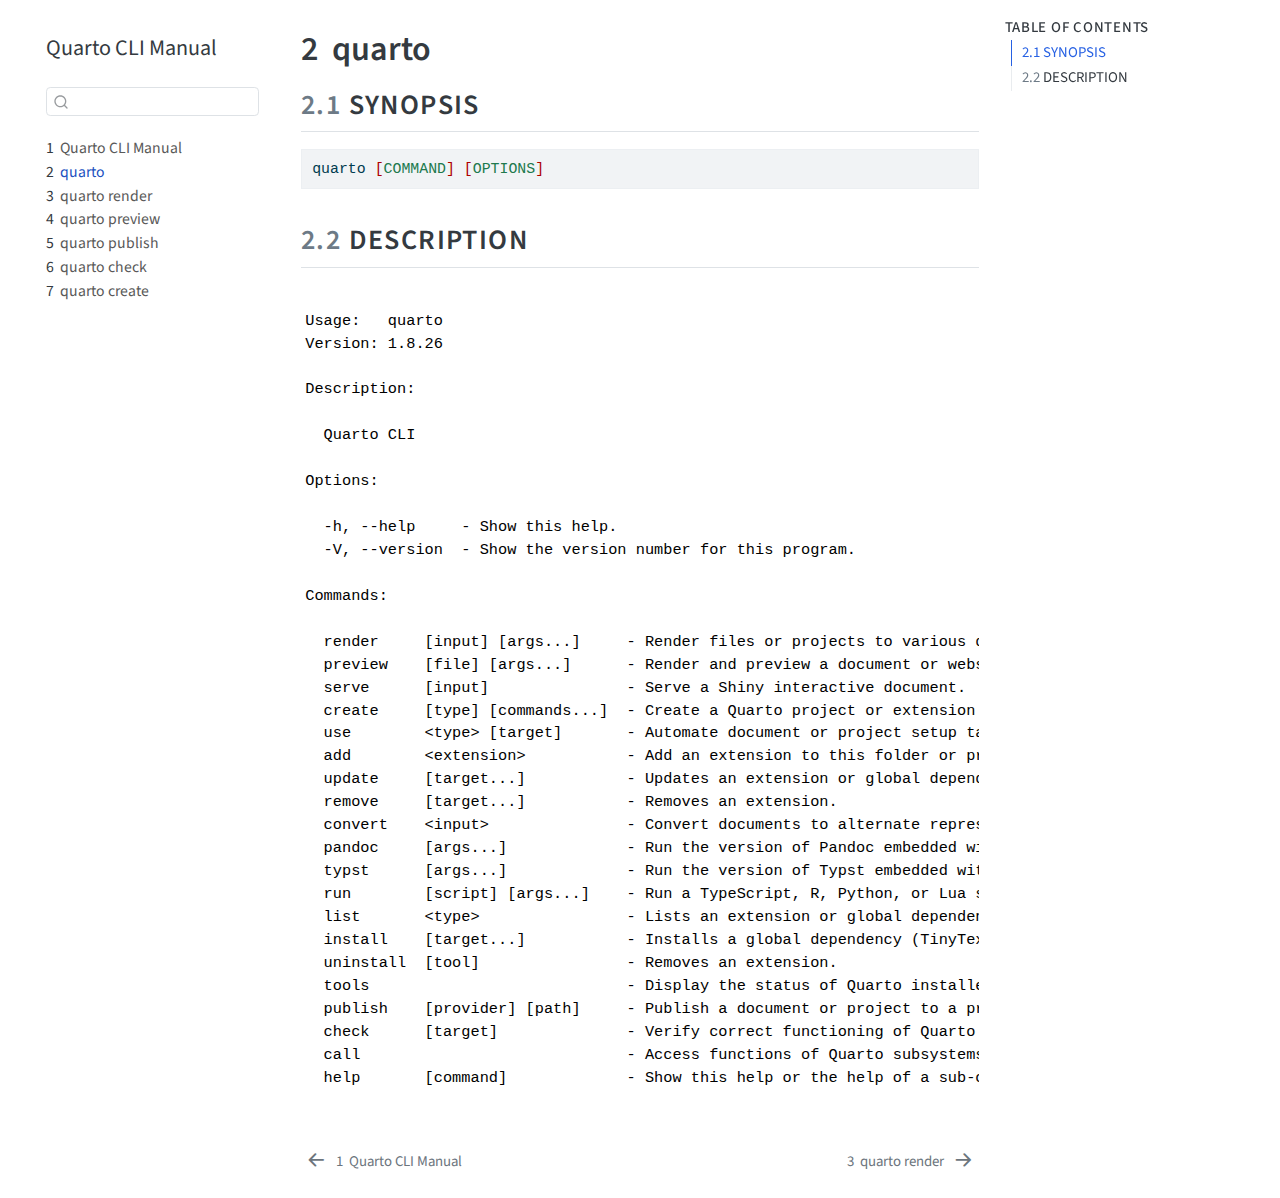
<file: docs/_book/commands/quarto.html>
<!DOCTYPE html>
<html xmlns="http://www.w3.org/1999/xhtml" lang="en" xml:lang="en"><head>

<meta charset="utf-8">
<meta name="generator" content="quarto-1.8.26">

<meta name="viewport" content="width=device-width, initial-scale=1.0, user-scalable=yes">


<title>2&nbsp; quarto – Quarto CLI Manual</title>
<style>
code{white-space: pre-wrap;}
span.smallcaps{font-variant: small-caps;}
div.columns{display: flex; gap: min(4vw, 1.5em);}
div.column{flex: auto; overflow-x: auto;}
div.hanging-indent{margin-left: 1.5em; text-indent: -1.5em;}
ul.task-list{list-style: none;}
ul.task-list li input[type="checkbox"] {
  width: 0.8em;
  margin: 0 0.8em 0.2em -1em; /* quarto-specific, see https://github.com/quarto-dev/quarto-cli/issues/4556 */ 
  vertical-align: middle;
}
/* CSS for syntax highlighting */
html { -webkit-text-size-adjust: 100%; }
pre > code.sourceCode { white-space: pre; position: relative; }
pre > code.sourceCode > span { display: inline-block; line-height: 1.25; }
pre > code.sourceCode > span:empty { height: 1.2em; }
.sourceCode { overflow: visible; }
code.sourceCode > span { color: inherit; text-decoration: inherit; }
div.sourceCode { margin: 1em 0; }
pre.sourceCode { margin: 0; }
@media screen {
div.sourceCode { overflow: auto; }
}
@media print {
pre > code.sourceCode { white-space: pre-wrap; }
pre > code.sourceCode > span { text-indent: -5em; padding-left: 5em; }
}
pre.numberSource code
  { counter-reset: source-line 0; }
pre.numberSource code > span
  { position: relative; left: -4em; counter-increment: source-line; }
pre.numberSource code > span > a:first-child::before
  { content: counter(source-line);
    position: relative; left: -1em; text-align: right; vertical-align: baseline;
    border: none; display: inline-block;
    -webkit-touch-callout: none; -webkit-user-select: none;
    -khtml-user-select: none; -moz-user-select: none;
    -ms-user-select: none; user-select: none;
    padding: 0 4px; width: 4em;
  }
pre.numberSource { margin-left: 3em;  padding-left: 4px; }
div.sourceCode
  {   }
@media screen {
pre > code.sourceCode > span > a:first-child::before { text-decoration: underline; }
}
</style>


<script src="../site_libs/quarto-nav/quarto-nav.js"></script>
<script src="../site_libs/quarto-nav/headroom.min.js"></script>
<script src="../site_libs/clipboard/clipboard.min.js"></script>
<script src="../site_libs/quarto-search/autocomplete.umd.js"></script>
<script src="../site_libs/quarto-search/fuse.min.js"></script>
<script src="../site_libs/quarto-search/quarto-search.js"></script>
<meta name="quarto:offset" content="../">
<link href="../commands/quarto-render.html" rel="next">
<link href="../index.html" rel="prev">
<script src="../site_libs/quarto-html/quarto.js" type="module"></script>
<script src="../site_libs/quarto-html/tabsets/tabsets.js" type="module"></script>
<script src="../site_libs/quarto-html/axe/axe-check.js" type="module"></script>
<script src="../site_libs/quarto-html/popper.min.js"></script>
<script src="../site_libs/quarto-html/tippy.umd.min.js"></script>
<script src="../site_libs/quarto-html/anchor.min.js"></script>
<link href="../site_libs/quarto-html/tippy.css" rel="stylesheet">
<link href="../site_libs/quarto-html/quarto-syntax-highlighting-587c61ba64f3a5504c4d52d930310e48.css" rel="stylesheet" id="quarto-text-highlighting-styles">
<script src="../site_libs/bootstrap/bootstrap.min.js"></script>
<link href="../site_libs/bootstrap/bootstrap-icons.css" rel="stylesheet">
<link href="../site_libs/bootstrap/bootstrap-81f4e0afb081e06e81c4a64780ea28a8.min.css" rel="stylesheet" append-hash="true" id="quarto-bootstrap" data-mode="light">
<script id="quarto-search-options" type="application/json">{
  "location": "sidebar",
  "copy-button": false,
  "collapse-after": 3,
  "panel-placement": "start",
  "type": "textbox",
  "limit": 50,
  "keyboard-shortcut": [
    "f",
    "/",
    "s"
  ],
  "show-item-context": false,
  "language": {
    "search-no-results-text": "No results",
    "search-matching-documents-text": "matching documents",
    "search-copy-link-title": "Copy link to search",
    "search-hide-matches-text": "Hide additional matches",
    "search-more-match-text": "more match in this document",
    "search-more-matches-text": "more matches in this document",
    "search-clear-button-title": "Clear",
    "search-text-placeholder": "",
    "search-detached-cancel-button-title": "Cancel",
    "search-submit-button-title": "Submit",
    "search-label": "Search"
  }
}</script>


<link rel="stylesheet" href="../man.css">
</head>

<body class="nav-sidebar floating quarto-light">

<div id="quarto-search-results"></div>
  <header id="quarto-header" class="headroom fixed-top">
  <nav class="quarto-secondary-nav">
    <div class="container-fluid d-flex">
      <button type="button" class="quarto-btn-toggle btn" data-bs-toggle="collapse" role="button" data-bs-target=".quarto-sidebar-collapse-item" aria-controls="quarto-sidebar" aria-expanded="false" aria-label="Toggle sidebar navigation" onclick="if (window.quartoToggleHeadroom) { window.quartoToggleHeadroom(); }">
        <i class="bi bi-layout-text-sidebar-reverse"></i>
      </button>
        <nav class="quarto-page-breadcrumbs" aria-label="breadcrumb"><ol class="breadcrumb"><li class="breadcrumb-item"><a href="../commands/quarto.html"><span class="chapter-number">2</span>&nbsp; <span class="chapter-title">quarto</span></a></li></ol></nav>
        <a class="flex-grow-1" role="navigation" data-bs-toggle="collapse" data-bs-target=".quarto-sidebar-collapse-item" aria-controls="quarto-sidebar" aria-expanded="false" aria-label="Toggle sidebar navigation" onclick="if (window.quartoToggleHeadroom) { window.quartoToggleHeadroom(); }">      
        </a>
      <button type="button" class="btn quarto-search-button" aria-label="Search" onclick="window.quartoOpenSearch();">
        <i class="bi bi-search"></i>
      </button>
    </div>
  </nav>
</header>
<!-- content -->
<div id="quarto-content" class="quarto-container page-columns page-rows-contents page-layout-article">
<!-- sidebar -->
  <nav id="quarto-sidebar" class="sidebar collapse collapse-horizontal quarto-sidebar-collapse-item sidebar-navigation floating overflow-auto">
    <div class="pt-lg-2 mt-2 text-left sidebar-header">
    <div class="sidebar-title mb-0 py-0">
      <a href="../">Quarto CLI Manual</a> 
    </div>
      </div>
        <div class="mt-2 flex-shrink-0 align-items-center">
        <div class="sidebar-search">
        <div id="quarto-search" class="" title="Search"></div>
        </div>
        </div>
    <div class="sidebar-menu-container"> 
    <ul class="list-unstyled mt-1">
        <li class="sidebar-item">
  <div class="sidebar-item-container"> 
  <a href="../index.html" class="sidebar-item-text sidebar-link">
 <span class="menu-text"><span class="chapter-number">1</span>&nbsp; <span class="chapter-title">Quarto CLI Manual</span></span></a>
  </div>
</li>
        <li class="sidebar-item">
  <div class="sidebar-item-container"> 
  <a href="../commands/quarto.html" class="sidebar-item-text sidebar-link active">
 <span class="menu-text"><span class="chapter-number">2</span>&nbsp; <span class="chapter-title">quarto</span></span></a>
  </div>
</li>
        <li class="sidebar-item">
  <div class="sidebar-item-container"> 
  <a href="../commands/quarto-render.html" class="sidebar-item-text sidebar-link">
 <span class="menu-text"><span class="chapter-number">3</span>&nbsp; <span class="chapter-title">quarto render</span></span></a>
  </div>
</li>
        <li class="sidebar-item">
  <div class="sidebar-item-container"> 
  <a href="../commands/quarto-preview.html" class="sidebar-item-text sidebar-link">
 <span class="menu-text"><span class="chapter-number">4</span>&nbsp; <span class="chapter-title">quarto preview</span></span></a>
  </div>
</li>
        <li class="sidebar-item">
  <div class="sidebar-item-container"> 
  <a href="../commands/quarto-publish.html" class="sidebar-item-text sidebar-link">
 <span class="menu-text"><span class="chapter-number">5</span>&nbsp; <span class="chapter-title">quarto publish</span></span></a>
  </div>
</li>
        <li class="sidebar-item">
  <div class="sidebar-item-container"> 
  <a href="../commands/quarto-check.html" class="sidebar-item-text sidebar-link">
 <span class="menu-text"><span class="chapter-number">6</span>&nbsp; <span class="chapter-title">quarto check</span></span></a>
  </div>
</li>
        <li class="sidebar-item">
  <div class="sidebar-item-container"> 
  <a href="../commands/quarto-create.html" class="sidebar-item-text sidebar-link">
 <span class="menu-text"><span class="chapter-number">7</span>&nbsp; <span class="chapter-title">quarto create</span></span></a>
  </div>
</li>
    </ul>
    </div>
</nav>
<div id="quarto-sidebar-glass" class="quarto-sidebar-collapse-item" data-bs-toggle="collapse" data-bs-target=".quarto-sidebar-collapse-item"></div>
<!-- margin-sidebar -->
    <div id="quarto-margin-sidebar" class="sidebar margin-sidebar">
        <nav id="TOC" role="doc-toc" class="toc-active">
    <h2 id="toc-title">Table of contents</h2>
   
  <ul>
  <li><a href="#synopsis" id="toc-synopsis" class="nav-link active" data-scroll-target="#synopsis"><span class="header-section-number">2.1</span> SYNOPSIS</a></li>
  <li><a href="#description" id="toc-description" class="nav-link" data-scroll-target="#description"><span class="header-section-number">2.2</span> DESCRIPTION</a></li>
  </ul>
</nav>
    </div>
<!-- main -->
<main class="content" id="quarto-document-content">

<header id="title-block-header" class="quarto-title-block default">
<div class="quarto-title">
<h1 class="title"><span class="chapter-number">2</span>&nbsp; <span class="chapter-title">quarto</span></h1>
</div>



<div class="quarto-title-meta">

    
  
    
  </div>
  


</header>


<section id="synopsis" class="level2" data-number="2.1">
<h2 data-number="2.1" class="anchored" data-anchor-id="synopsis"><span class="header-section-number">2.1</span> SYNOPSIS</h2>
<div class="code-copy-outer-scaffold"><div class="sourceCode" id="cb1"><pre class="sourceCode bash code-with-copy"><code class="sourceCode bash"><span id="cb1-1"><a href="#cb1-1" aria-hidden="true" tabindex="-1"></a><span class="ex">quarto</span> <span class="pp">[</span><span class="ss">COMMAND</span><span class="pp">]</span> <span class="pp">[</span><span class="ss">OPTIONS</span><span class="pp">]</span></span></code></pre></div><button title="Copy to Clipboard" class="code-copy-button"><i class="bi"></i></button></div>
</section>
<section id="description" class="level2" data-number="2.2">
<h2 data-number="2.2" class="anchored" data-anchor-id="description"><span class="header-section-number">2.2</span> DESCRIPTION</h2>
<pre><code>
Usage:   quarto
Version: 1.8.26

Description:

  Quarto CLI

Options:

  -h, --help     - Show this help.                            
  -V, --version  - Show the version number for this program.  

Commands:

  render     [input] [args...]     - Render files or projects to various document types.                 
  preview    [file] [args...]      - Render and preview a document or website project.                   
  serve      [input]               - Serve a Shiny interactive document.                                 
  create     [type] [commands...]  - Create a Quarto project or extension                                
  use        &lt;type&gt; [target]       - Automate document or project setup tasks.                           
  add        &lt;extension&gt;           - Add an extension to this folder or project                          
  update     [target...]           - Updates an extension or global dependency.                          
  remove     [target...]           - Removes an extension.                                               
  convert    &lt;input&gt;               - Convert documents to alternate representations.                     
  pandoc     [args...]             - Run the version of Pandoc embedded within Quarto.                   
  typst      [args...]             - Run the version of Typst embedded within Quarto.                    
  run        [script] [args...]    - Run a TypeScript, R, Python, or Lua script.                         
  list       &lt;type&gt;                - Lists an extension or global dependency.                            
  install    [target...]           - Installs a global dependency (TinyTex or Chromium).                 
  uninstall  [tool]                - Removes an extension.                                               
  tools                            - Display the status of Quarto installed dependencies                 
  publish    [provider] [path]     - Publish a document or project to a provider.                        
  check      [target]              - Verify correct functioning of Quarto installation.                  
  call                             - Access functions of Quarto subsystems such as its rendering engines.
  help       [command]             - Show this help or the help of a sub-command.                        </code></pre>


</section>

</main> <!-- /main -->
<script id="quarto-html-after-body" type="application/javascript">
  window.document.addEventListener("DOMContentLoaded", function (event) {
    const icon = "";
    const anchorJS = new window.AnchorJS();
    anchorJS.options = {
      placement: 'right',
      icon: icon
    };
    anchorJS.add('.anchored');
    const isCodeAnnotation = (el) => {
      for (const clz of el.classList) {
        if (clz.startsWith('code-annotation-')) {                     
          return true;
        }
      }
      return false;
    }
    const onCopySuccess = function(e) {
      // button target
      const button = e.trigger;
      // don't keep focus
      button.blur();
      // flash "checked"
      button.classList.add('code-copy-button-checked');
      var currentTitle = button.getAttribute("title");
      button.setAttribute("title", "Copied!");
      let tooltip;
      if (window.bootstrap) {
        button.setAttribute("data-bs-toggle", "tooltip");
        button.setAttribute("data-bs-placement", "left");
        button.setAttribute("data-bs-title", "Copied!");
        tooltip = new bootstrap.Tooltip(button, 
          { trigger: "manual", 
            customClass: "code-copy-button-tooltip",
            offset: [0, -8]});
        tooltip.show();    
      }
      setTimeout(function() {
        if (tooltip) {
          tooltip.hide();
          button.removeAttribute("data-bs-title");
          button.removeAttribute("data-bs-toggle");
          button.removeAttribute("data-bs-placement");
        }
        button.setAttribute("title", currentTitle);
        button.classList.remove('code-copy-button-checked');
      }, 1000);
      // clear code selection
      e.clearSelection();
    }
    const getTextToCopy = function(trigger) {
      const outerScaffold = trigger.parentElement.cloneNode(true);
      const codeEl = outerScaffold.querySelector('code');
      for (const childEl of codeEl.children) {
        if (isCodeAnnotation(childEl)) {
          childEl.remove();
        }
      }
      return codeEl.innerText;
    }
    const clipboard = new window.ClipboardJS('.code-copy-button:not([data-in-quarto-modal])', {
      text: getTextToCopy
    });
    clipboard.on('success', onCopySuccess);
    if (window.document.getElementById('quarto-embedded-source-code-modal')) {
      const clipboardModal = new window.ClipboardJS('.code-copy-button[data-in-quarto-modal]', {
        text: getTextToCopy,
        container: window.document.getElementById('quarto-embedded-source-code-modal')
      });
      clipboardModal.on('success', onCopySuccess);
    }
      var localhostRegex = new RegExp(/^(?:http|https):\/\/localhost\:?[0-9]*\//);
      var mailtoRegex = new RegExp(/^mailto:/);
        var filterRegex = new RegExp('/' + window.location.host + '/');
      var isInternal = (href) => {
          return filterRegex.test(href) || localhostRegex.test(href) || mailtoRegex.test(href);
      }
      // Inspect non-navigation links and adorn them if external
     var links = window.document.querySelectorAll('a[href]:not(.nav-link):not(.navbar-brand):not(.toc-action):not(.sidebar-link):not(.sidebar-item-toggle):not(.pagination-link):not(.no-external):not([aria-hidden]):not(.dropdown-item):not(.quarto-navigation-tool):not(.about-link)');
      for (var i=0; i<links.length; i++) {
        const link = links[i];
        if (!isInternal(link.href)) {
          // undo the damage that might have been done by quarto-nav.js in the case of
          // links that we want to consider external
          if (link.dataset.originalHref !== undefined) {
            link.href = link.dataset.originalHref;
          }
        }
      }
    function tippyHover(el, contentFn, onTriggerFn, onUntriggerFn) {
      const config = {
        allowHTML: true,
        maxWidth: 500,
        delay: 100,
        arrow: false,
        appendTo: function(el) {
            return el.parentElement;
        },
        interactive: true,
        interactiveBorder: 10,
        theme: 'quarto',
        placement: 'bottom-start',
      };
      if (contentFn) {
        config.content = contentFn;
      }
      if (onTriggerFn) {
        config.onTrigger = onTriggerFn;
      }
      if (onUntriggerFn) {
        config.onUntrigger = onUntriggerFn;
      }
      window.tippy(el, config); 
    }
    const noterefs = window.document.querySelectorAll('a[role="doc-noteref"]');
    for (var i=0; i<noterefs.length; i++) {
      const ref = noterefs[i];
      tippyHover(ref, function() {
        // use id or data attribute instead here
        let href = ref.getAttribute('data-footnote-href') || ref.getAttribute('href');
        try { href = new URL(href).hash; } catch {}
        const id = href.replace(/^#\/?/, "");
        const note = window.document.getElementById(id);
        if (note) {
          return note.innerHTML;
        } else {
          return "";
        }
      });
    }
    const xrefs = window.document.querySelectorAll('a.quarto-xref');
    const processXRef = (id, note) => {
      // Strip column container classes
      const stripColumnClz = (el) => {
        el.classList.remove("page-full", "page-columns");
        if (el.children) {
          for (const child of el.children) {
            stripColumnClz(child);
          }
        }
      }
      stripColumnClz(note)
      if (id === null || id.startsWith('sec-')) {
        // Special case sections, only their first couple elements
        const container = document.createElement("div");
        if (note.children && note.children.length > 2) {
          container.appendChild(note.children[0].cloneNode(true));
          for (let i = 1; i < note.children.length; i++) {
            const child = note.children[i];
            if (child.tagName === "P" && child.innerText === "") {
              continue;
            } else {
              container.appendChild(child.cloneNode(true));
              break;
            }
          }
          if (window.Quarto?.typesetMath) {
            window.Quarto.typesetMath(container);
          }
          return container.innerHTML
        } else {
          if (window.Quarto?.typesetMath) {
            window.Quarto.typesetMath(note);
          }
          return note.innerHTML;
        }
      } else {
        // Remove any anchor links if they are present
        const anchorLink = note.querySelector('a.anchorjs-link');
        if (anchorLink) {
          anchorLink.remove();
        }
        if (window.Quarto?.typesetMath) {
          window.Quarto.typesetMath(note);
        }
        if (note.classList.contains("callout")) {
          return note.outerHTML;
        } else {
          return note.innerHTML;
        }
      }
    }
    for (var i=0; i<xrefs.length; i++) {
      const xref = xrefs[i];
      tippyHover(xref, undefined, function(instance) {
        instance.disable();
        let url = xref.getAttribute('href');
        let hash = undefined; 
        if (url.startsWith('#')) {
          hash = url;
        } else {
          try { hash = new URL(url).hash; } catch {}
        }
        if (hash) {
          const id = hash.replace(/^#\/?/, "");
          const note = window.document.getElementById(id);
          if (note !== null) {
            try {
              const html = processXRef(id, note.cloneNode(true));
              instance.setContent(html);
            } finally {
              instance.enable();
              instance.show();
            }
          } else {
            // See if we can fetch this
            fetch(url.split('#')[0])
            .then(res => res.text())
            .then(html => {
              const parser = new DOMParser();
              const htmlDoc = parser.parseFromString(html, "text/html");
              const note = htmlDoc.getElementById(id);
              if (note !== null) {
                const html = processXRef(id, note);
                instance.setContent(html);
              } 
            }).finally(() => {
              instance.enable();
              instance.show();
            });
          }
        } else {
          // See if we can fetch a full url (with no hash to target)
          // This is a special case and we should probably do some content thinning / targeting
          fetch(url)
          .then(res => res.text())
          .then(html => {
            const parser = new DOMParser();
            const htmlDoc = parser.parseFromString(html, "text/html");
            const note = htmlDoc.querySelector('main.content');
            if (note !== null) {
              // This should only happen for chapter cross references
              // (since there is no id in the URL)
              // remove the first header
              if (note.children.length > 0 && note.children[0].tagName === "HEADER") {
                note.children[0].remove();
              }
              const html = processXRef(null, note);
              instance.setContent(html);
            } 
          }).finally(() => {
            instance.enable();
            instance.show();
          });
        }
      }, function(instance) {
      });
    }
        let selectedAnnoteEl;
        const selectorForAnnotation = ( cell, annotation) => {
          let cellAttr = 'data-code-cell="' + cell + '"';
          let lineAttr = 'data-code-annotation="' +  annotation + '"';
          const selector = 'span[' + cellAttr + '][' + lineAttr + ']';
          return selector;
        }
        const selectCodeLines = (annoteEl) => {
          const doc = window.document;
          const targetCell = annoteEl.getAttribute("data-target-cell");
          const targetAnnotation = annoteEl.getAttribute("data-target-annotation");
          const annoteSpan = window.document.querySelector(selectorForAnnotation(targetCell, targetAnnotation));
          const lines = annoteSpan.getAttribute("data-code-lines").split(",");
          const lineIds = lines.map((line) => {
            return targetCell + "-" + line;
          })
          let top = null;
          let height = null;
          let parent = null;
          if (lineIds.length > 0) {
              //compute the position of the single el (top and bottom and make a div)
              const el = window.document.getElementById(lineIds[0]);
              top = el.offsetTop;
              height = el.offsetHeight;
              parent = el.parentElement.parentElement;
            if (lineIds.length > 1) {
              const lastEl = window.document.getElementById(lineIds[lineIds.length - 1]);
              const bottom = lastEl.offsetTop + lastEl.offsetHeight;
              height = bottom - top;
            }
            if (top !== null && height !== null && parent !== null) {
              // cook up a div (if necessary) and position it 
              let div = window.document.getElementById("code-annotation-line-highlight");
              if (div === null) {
                div = window.document.createElement("div");
                div.setAttribute("id", "code-annotation-line-highlight");
                div.style.position = 'absolute';
                parent.appendChild(div);
              }
              div.style.top = top - 2 + "px";
              div.style.height = height + 4 + "px";
              div.style.left = 0;
              let gutterDiv = window.document.getElementById("code-annotation-line-highlight-gutter");
              if (gutterDiv === null) {
                gutterDiv = window.document.createElement("div");
                gutterDiv.setAttribute("id", "code-annotation-line-highlight-gutter");
                gutterDiv.style.position = 'absolute';
                const codeCell = window.document.getElementById(targetCell);
                const gutter = codeCell.querySelector('.code-annotation-gutter');
                gutter.appendChild(gutterDiv);
              }
              gutterDiv.style.top = top - 2 + "px";
              gutterDiv.style.height = height + 4 + "px";
            }
            selectedAnnoteEl = annoteEl;
          }
        };
        const unselectCodeLines = () => {
          const elementsIds = ["code-annotation-line-highlight", "code-annotation-line-highlight-gutter"];
          elementsIds.forEach((elId) => {
            const div = window.document.getElementById(elId);
            if (div) {
              div.remove();
            }
          });
          selectedAnnoteEl = undefined;
        };
          // Handle positioning of the toggle
      window.addEventListener(
        "resize",
        throttle(() => {
          elRect = undefined;
          if (selectedAnnoteEl) {
            selectCodeLines(selectedAnnoteEl);
          }
        }, 10)
      );
      function throttle(fn, ms) {
      let throttle = false;
      let timer;
        return (...args) => {
          if(!throttle) { // first call gets through
              fn.apply(this, args);
              throttle = true;
          } else { // all the others get throttled
              if(timer) clearTimeout(timer); // cancel #2
              timer = setTimeout(() => {
                fn.apply(this, args);
                timer = throttle = false;
              }, ms);
          }
        };
      }
        // Attach click handler to the DT
        const annoteDls = window.document.querySelectorAll('dt[data-target-cell]');
        for (const annoteDlNode of annoteDls) {
          annoteDlNode.addEventListener('click', (event) => {
            const clickedEl = event.target;
            if (clickedEl !== selectedAnnoteEl) {
              unselectCodeLines();
              const activeEl = window.document.querySelector('dt[data-target-cell].code-annotation-active');
              if (activeEl) {
                activeEl.classList.remove('code-annotation-active');
              }
              selectCodeLines(clickedEl);
              clickedEl.classList.add('code-annotation-active');
            } else {
              // Unselect the line
              unselectCodeLines();
              clickedEl.classList.remove('code-annotation-active');
            }
          });
        }
    const findCites = (el) => {
      const parentEl = el.parentElement;
      if (parentEl) {
        const cites = parentEl.dataset.cites;
        if (cites) {
          return {
            el,
            cites: cites.split(' ')
          };
        } else {
          return findCites(el.parentElement)
        }
      } else {
        return undefined;
      }
    };
    var bibliorefs = window.document.querySelectorAll('a[role="doc-biblioref"]');
    for (var i=0; i<bibliorefs.length; i++) {
      const ref = bibliorefs[i];
      const citeInfo = findCites(ref);
      if (citeInfo) {
        tippyHover(citeInfo.el, function() {
          var popup = window.document.createElement('div');
          citeInfo.cites.forEach(function(cite) {
            var citeDiv = window.document.createElement('div');
            citeDiv.classList.add('hanging-indent');
            citeDiv.classList.add('csl-entry');
            var biblioDiv = window.document.getElementById('ref-' + cite);
            if (biblioDiv) {
              citeDiv.innerHTML = biblioDiv.innerHTML;
            }
            popup.appendChild(citeDiv);
          });
          return popup.innerHTML;
        });
      }
    }
  });
  </script>
<nav class="page-navigation">
  <div class="nav-page nav-page-previous">
      <a href="../index.html" class="pagination-link" aria-label="Quarto CLI Manual">
        <i class="bi bi-arrow-left-short"></i> <span class="nav-page-text"><span class="chapter-number">1</span>&nbsp; <span class="chapter-title">Quarto CLI Manual</span></span>
      </a>          
  </div>
  <div class="nav-page nav-page-next">
      <a href="../commands/quarto-render.html" class="pagination-link" aria-label="quarto render">
        <span class="nav-page-text"><span class="chapter-number">3</span>&nbsp; <span class="chapter-title">quarto render</span></span> <i class="bi bi-arrow-right-short"></i>
      </a>
  </div>
</nav>
</div> <!-- /content -->




</body></html>
</file>
<file: docs/_book/site_libs/quarto-html/tippy.css>
.tippy-box[data-animation=fade][data-state=hidden]{opacity:0}[data-tippy-root]{max-width:calc(100vw - 10px)}.tippy-box{position:relative;background-color:#333;color:#fff;border-radius:4px;font-size:14px;line-height:1.4;white-space:normal;outline:0;transition-property:transform,visibility,opacity}.tippy-box[data-placement^=top]>.tippy-arrow{bottom:0}.tippy-box[data-placement^=top]>.tippy-arrow:before{bottom:-7px;left:0;border-width:8px 8px 0;border-top-color:initial;transform-origin:center top}.tippy-box[data-placement^=bottom]>.tippy-arrow{top:0}.tippy-box[data-placement^=bottom]>.tippy-arrow:before{top:-7px;left:0;border-width:0 8px 8px;border-bottom-color:initial;transform-origin:center bottom}.tippy-box[data-placement^=left]>.tippy-arrow{right:0}.tippy-box[data-placement^=left]>.tippy-arrow:before{border-width:8px 0 8px 8px;border-left-color:initial;right:-7px;transform-origin:center left}.tippy-box[data-placement^=right]>.tippy-arrow{left:0}.tippy-box[data-placement^=right]>.tippy-arrow:before{left:-7px;border-width:8px 8px 8px 0;border-right-color:initial;transform-origin:center right}.tippy-box[data-inertia][data-state=visible]{transition-timing-function:cubic-bezier(.54,1.5,.38,1.11)}.tippy-arrow{width:16px;height:16px;color:#333}.tippy-arrow:before{content:"";position:absolute;border-color:transparent;border-style:solid}.tippy-content{position:relative;padding:5px 9px;z-index:1}
</file>
<file: docs/_book/site_libs/quarto-html/quarto-syntax-highlighting-587c61ba64f3a5504c4d52d930310e48.css>
/* quarto syntax highlight colors */
:root {
  --quarto-hl-ot-color: #003B4F;
  --quarto-hl-at-color: #657422;
  --quarto-hl-ss-color: #20794D;
  --quarto-hl-an-color: #5E5E5E;
  --quarto-hl-fu-color: #4758AB;
  --quarto-hl-st-color: #20794D;
  --quarto-hl-cf-color: #003B4F;
  --quarto-hl-op-color: #5E5E5E;
  --quarto-hl-er-color: #AD0000;
  --quarto-hl-bn-color: #AD0000;
  --quarto-hl-al-color: #AD0000;
  --quarto-hl-va-color: #111111;
  --quarto-hl-bu-color: inherit;
  --quarto-hl-ex-color: inherit;
  --quarto-hl-pp-color: #AD0000;
  --quarto-hl-in-color: #5E5E5E;
  --quarto-hl-vs-color: #20794D;
  --quarto-hl-wa-color: #5E5E5E;
  --quarto-hl-do-color: #5E5E5E;
  --quarto-hl-im-color: #00769E;
  --quarto-hl-ch-color: #20794D;
  --quarto-hl-dt-color: #AD0000;
  --quarto-hl-fl-color: #AD0000;
  --quarto-hl-co-color: #5E5E5E;
  --quarto-hl-cv-color: #5E5E5E;
  --quarto-hl-cn-color: #8f5902;
  --quarto-hl-sc-color: #5E5E5E;
  --quarto-hl-dv-color: #AD0000;
  --quarto-hl-kw-color: #003B4F;
}

/* other quarto variables */
:root {
  --quarto-font-monospace: SFMono-Regular, Menlo, Monaco, Consolas, "Liberation Mono", "Courier New", monospace;
}

/* syntax highlight based on Pandoc's rules */
pre > code.sourceCode > span {
  color: #003B4F;
}

code.sourceCode > span {
  color: #003B4F;
}

div.sourceCode,
div.sourceCode pre.sourceCode {
  color: #003B4F;
}

/* Normal */
code span {
  color: #003B4F;
}

/* Alert */
code span.al {
  color: #AD0000;
  font-style: inherit;
}

/* Annotation */
code span.an {
  color: #5E5E5E;
  font-style: inherit;
}

/* Attribute */
code span.at {
  color: #657422;
  font-style: inherit;
}

/* BaseN */
code span.bn {
  color: #AD0000;
  font-style: inherit;
}

/* BuiltIn */
code span.bu {
  font-style: inherit;
}

/* ControlFlow */
code span.cf {
  color: #003B4F;
  font-weight: bold;
  font-style: inherit;
}

/* Char */
code span.ch {
  color: #20794D;
  font-style: inherit;
}

/* Constant */
code span.cn {
  color: #8f5902;
  font-style: inherit;
}

/* Comment */
code span.co {
  color: #5E5E5E;
  font-style: inherit;
}

/* CommentVar */
code span.cv {
  color: #5E5E5E;
  font-style: italic;
}

/* Documentation */
code span.do {
  color: #5E5E5E;
  font-style: italic;
}

/* DataType */
code span.dt {
  color: #AD0000;
  font-style: inherit;
}

/* DecVal */
code span.dv {
  color: #AD0000;
  font-style: inherit;
}

/* Error */
code span.er {
  color: #AD0000;
  font-style: inherit;
}

/* Extension */
code span.ex {
  font-style: inherit;
}

/* Float */
code span.fl {
  color: #AD0000;
  font-style: inherit;
}

/* Function */
code span.fu {
  color: #4758AB;
  font-style: inherit;
}

/* Import */
code span.im {
  color: #00769E;
  font-style: inherit;
}

/* Information */
code span.in {
  color: #5E5E5E;
  font-style: inherit;
}

/* Keyword */
code span.kw {
  color: #003B4F;
  font-weight: bold;
  font-style: inherit;
}

/* Operator */
code span.op {
  color: #5E5E5E;
  font-style: inherit;
}

/* Other */
code span.ot {
  color: #003B4F;
  font-style: inherit;
}

/* Preprocessor */
code span.pp {
  color: #AD0000;
  font-style: inherit;
}

/* SpecialChar */
code span.sc {
  color: #5E5E5E;
  font-style: inherit;
}

/* SpecialString */
code span.ss {
  color: #20794D;
  font-style: inherit;
}

/* String */
code span.st {
  color: #20794D;
  font-style: inherit;
}

/* Variable */
code span.va {
  color: #111111;
  font-style: inherit;
}

/* VerbatimString */
code span.vs {
  color: #20794D;
  font-style: inherit;
}

/* Warning */
code span.wa {
  color: #5E5E5E;
  font-style: italic;
}

.prevent-inlining {
  content: "</";
}

/*# sourceMappingURL=2dce1cc6c82594539e1579de68416b47.css.map */
</file>
<file: docs/_book/man.css>
code {
  background-color: #f8f8f8;
  font-family: monospace;
}

h2 {
  text-transform: uppercase;
  letter-spacing: 0.05em;
}

pre {
  font-size: 0.9em;
}
</file>
